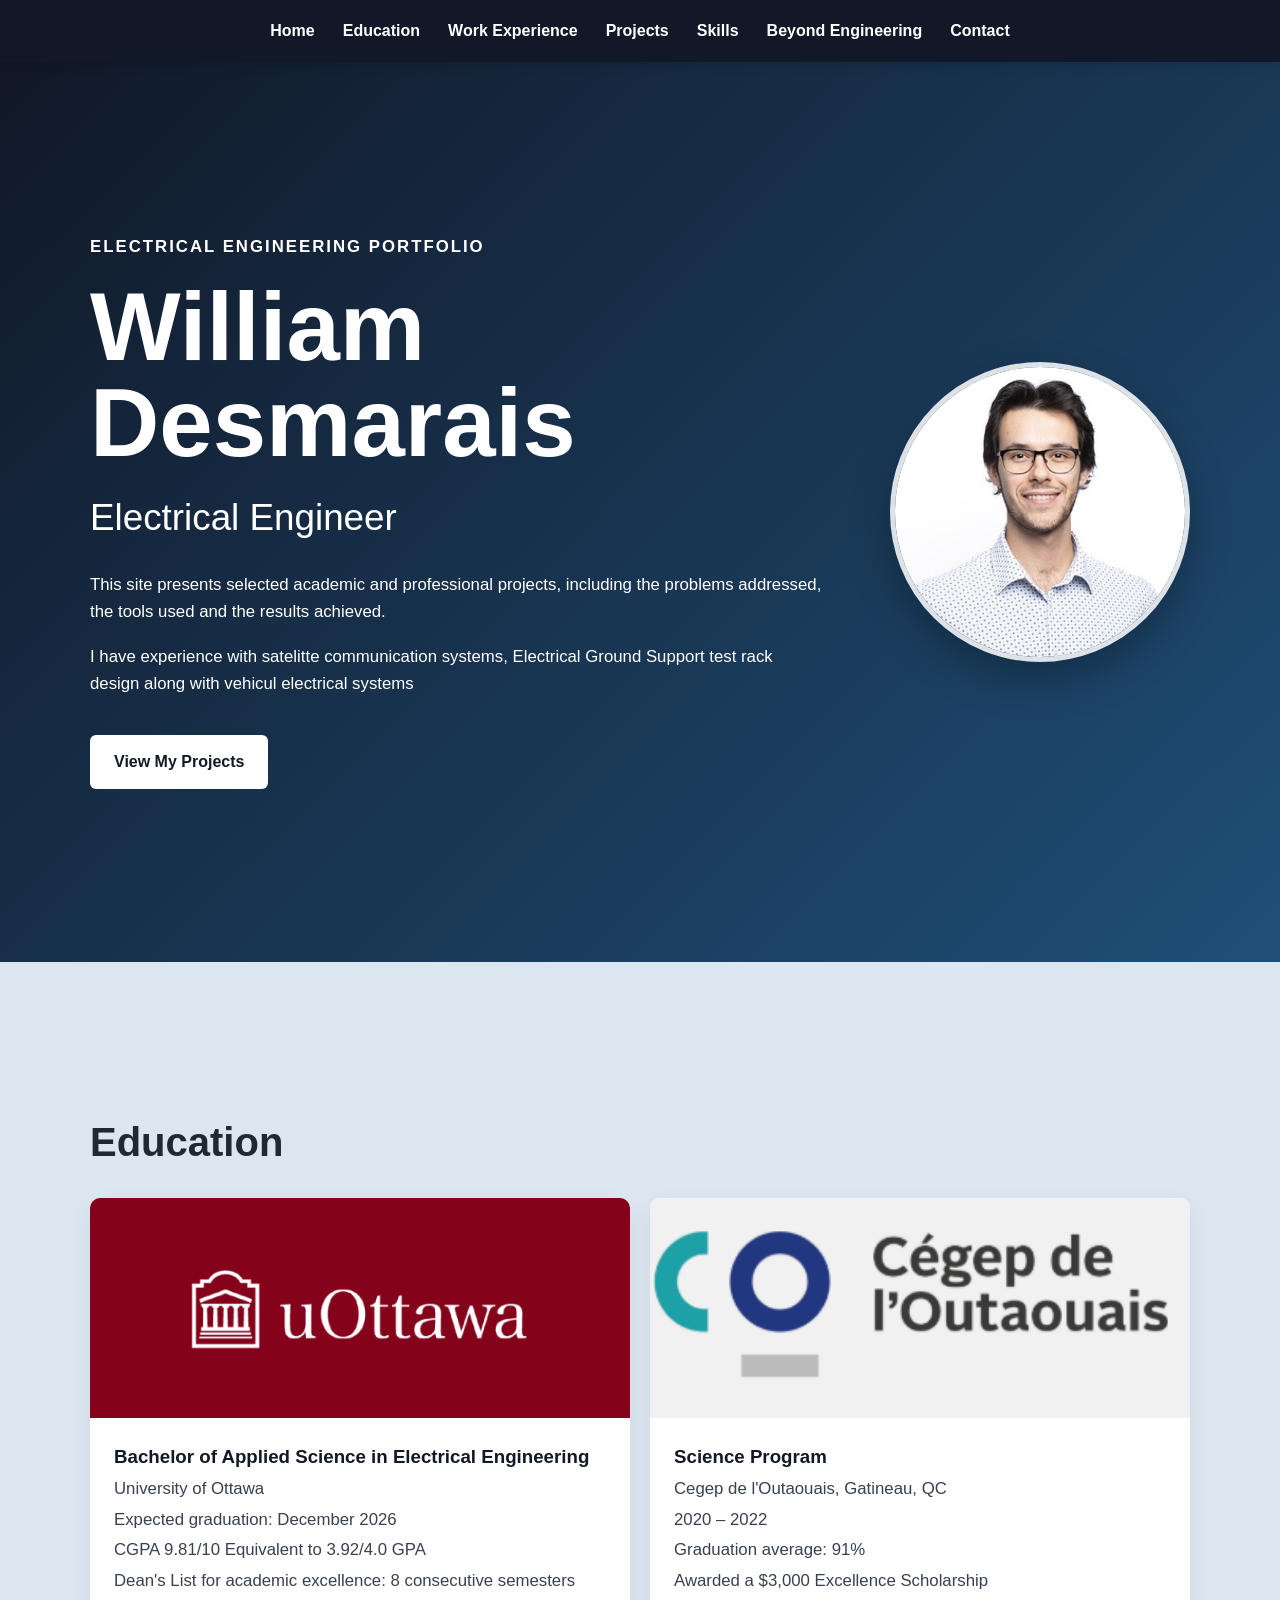
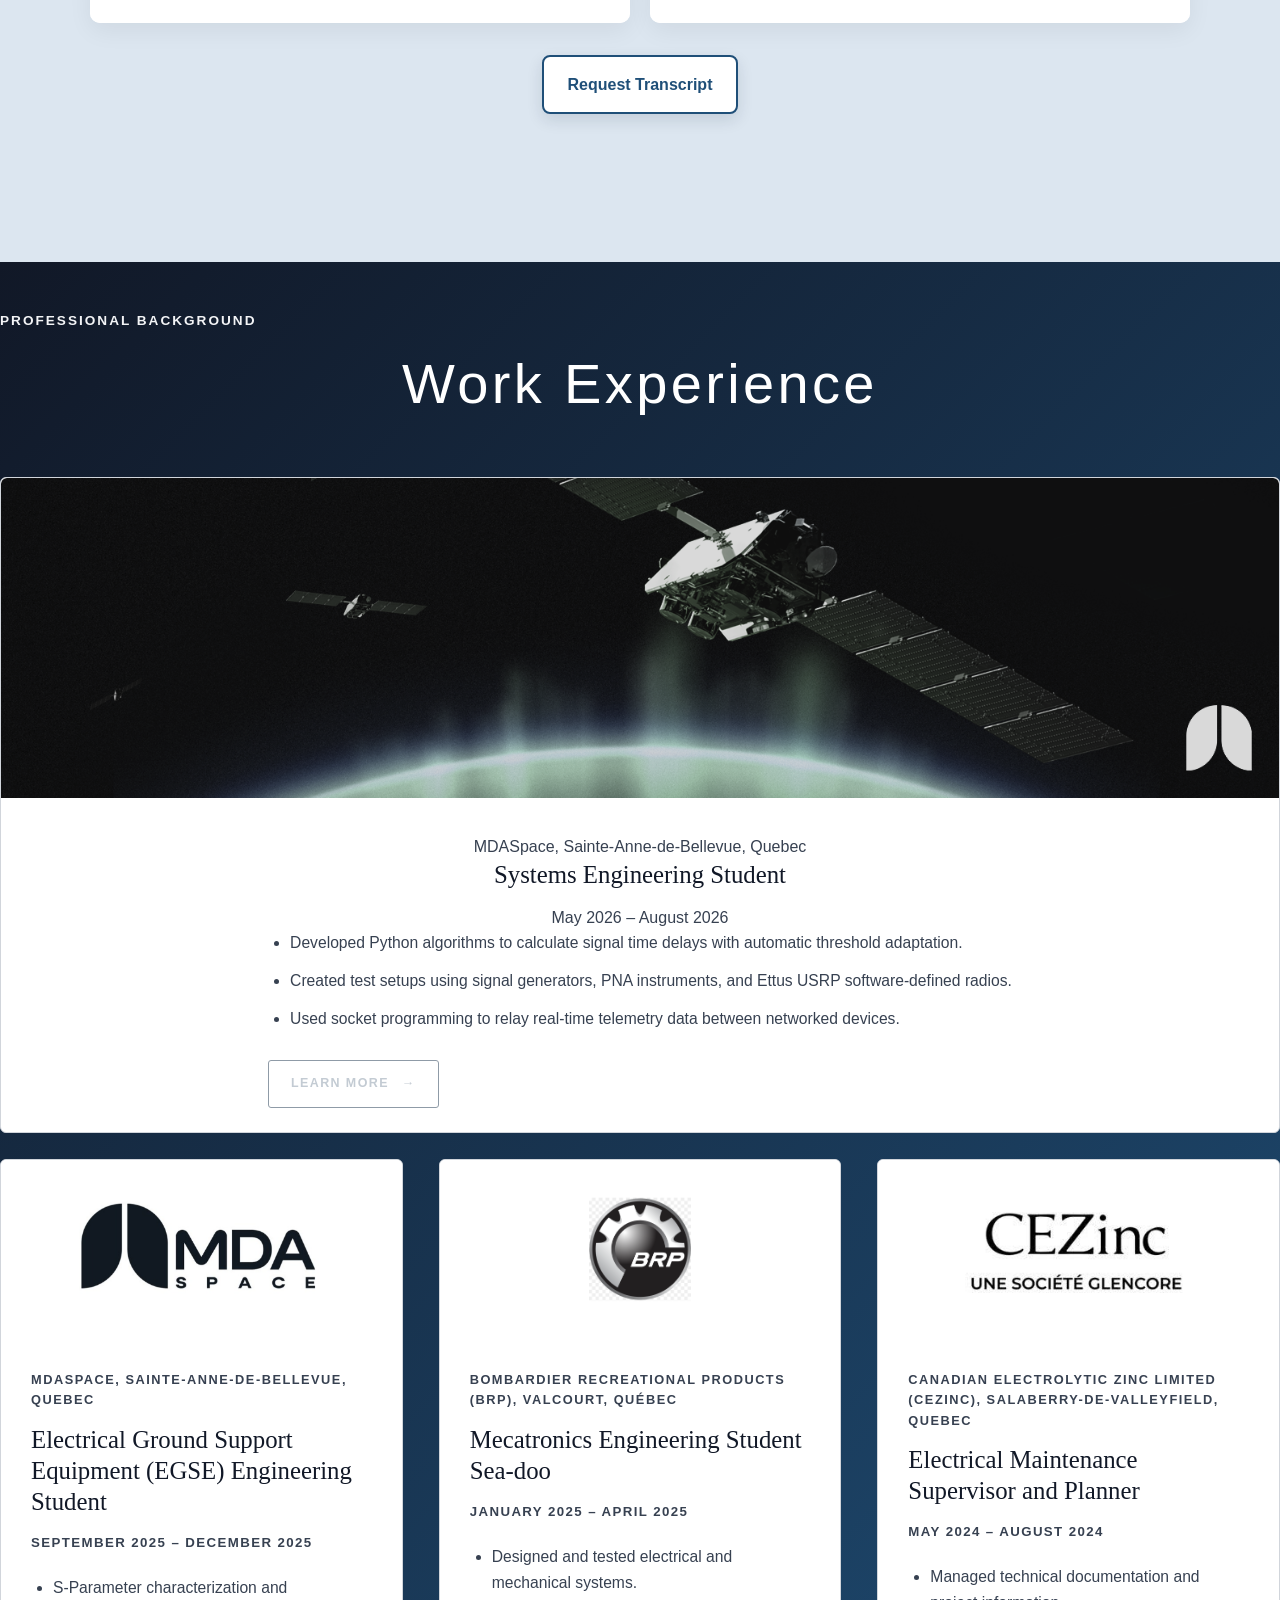
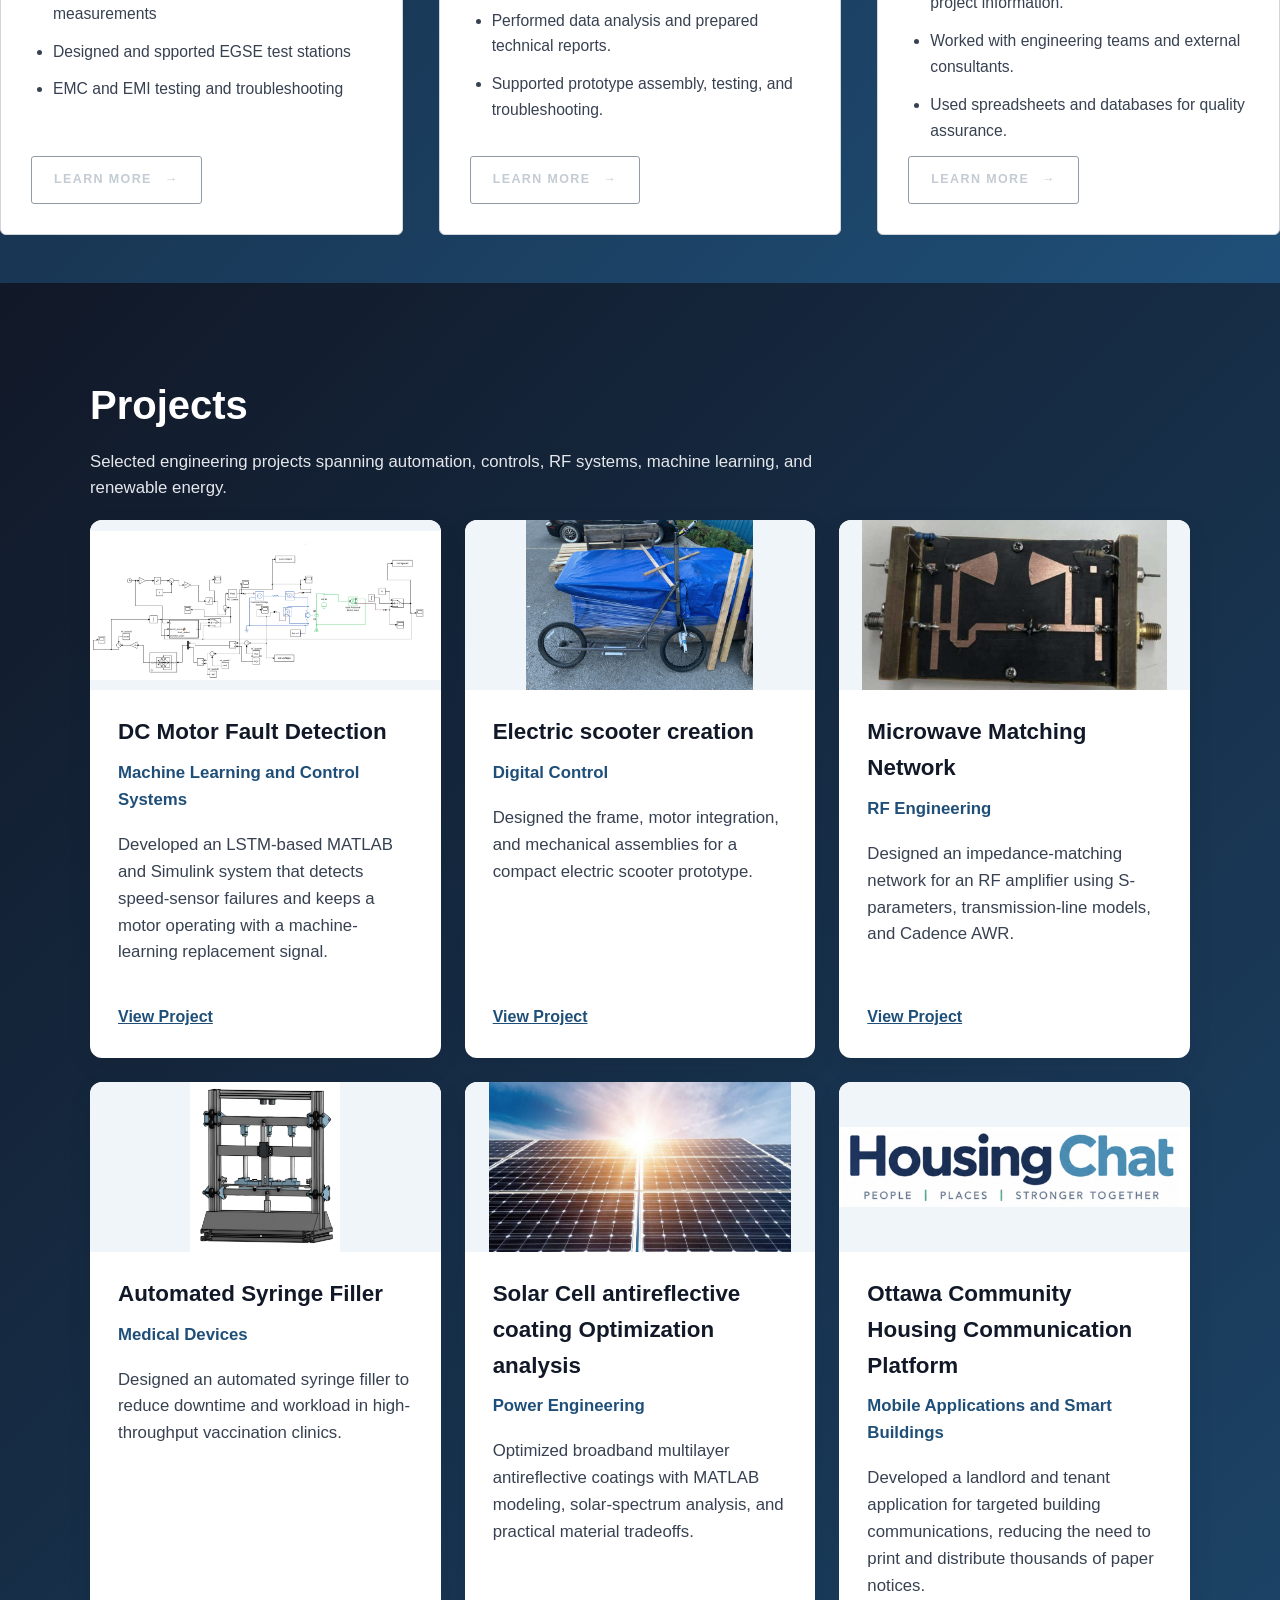
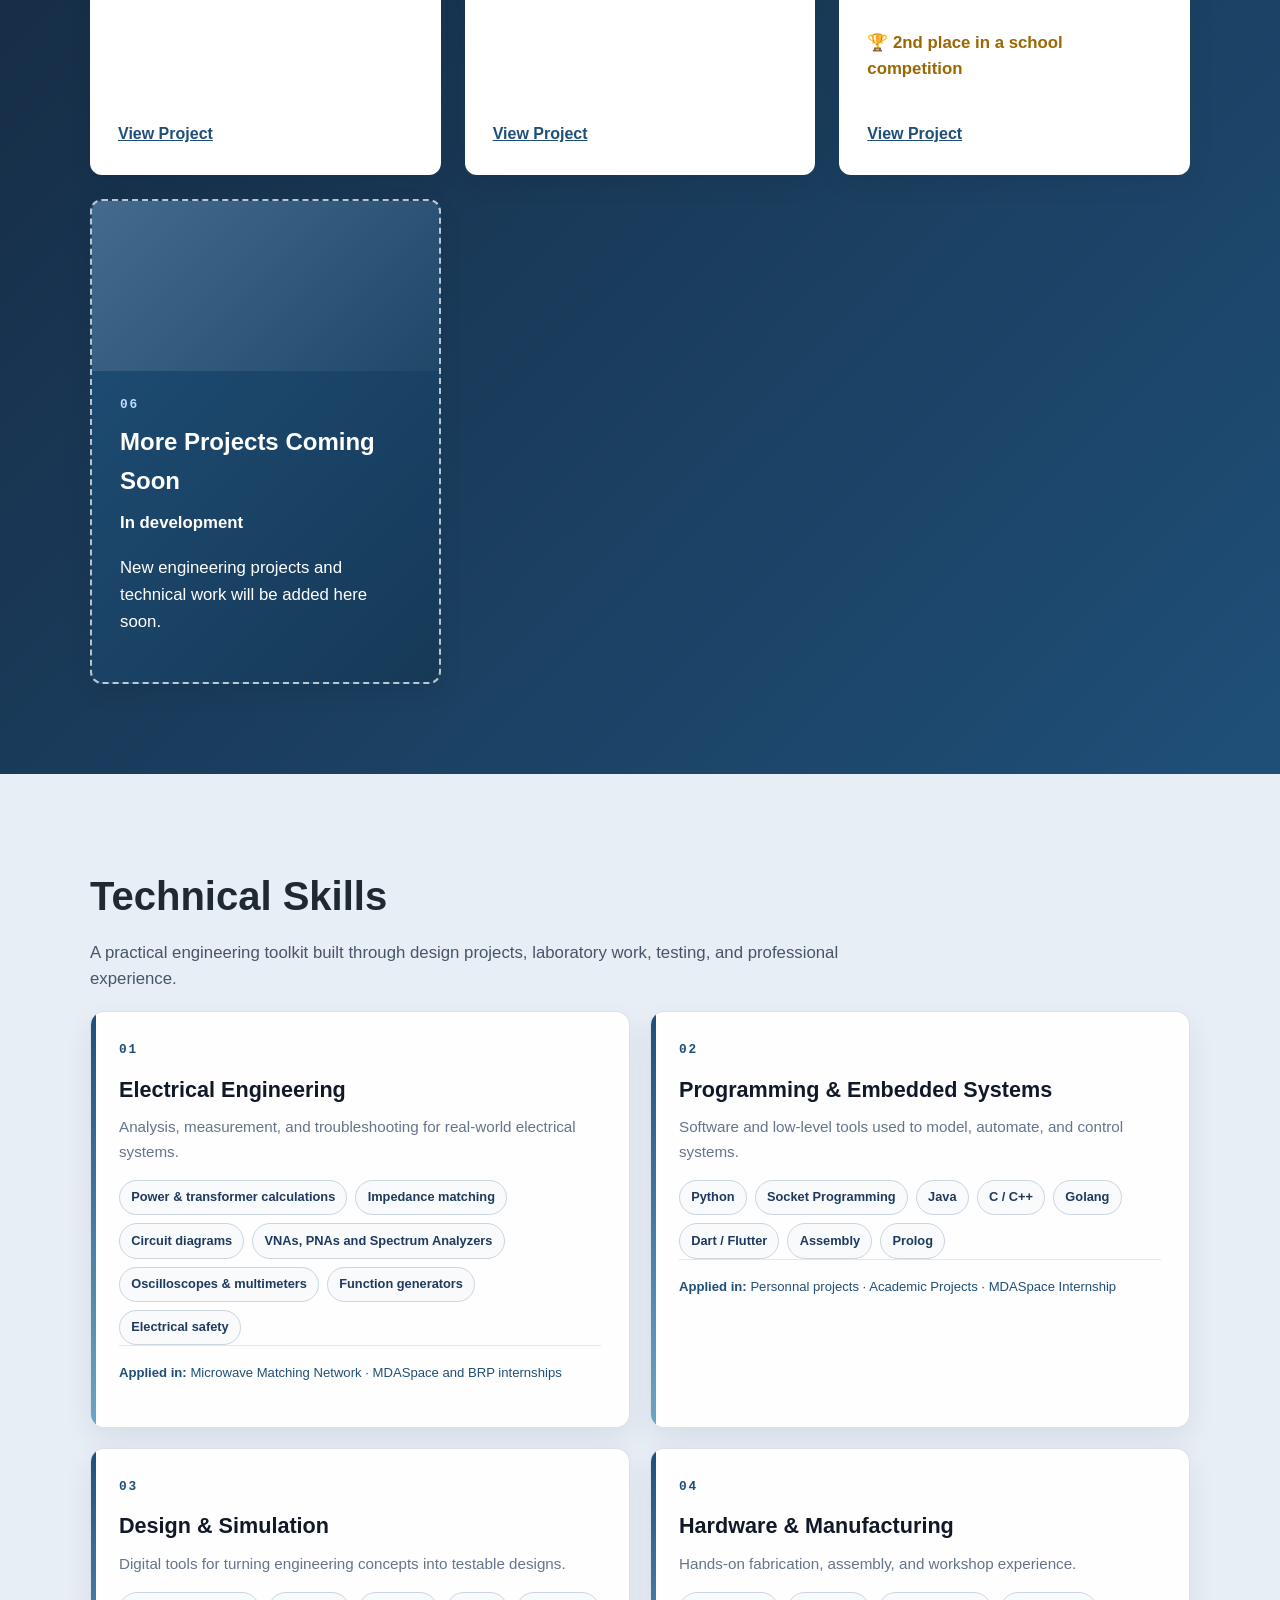
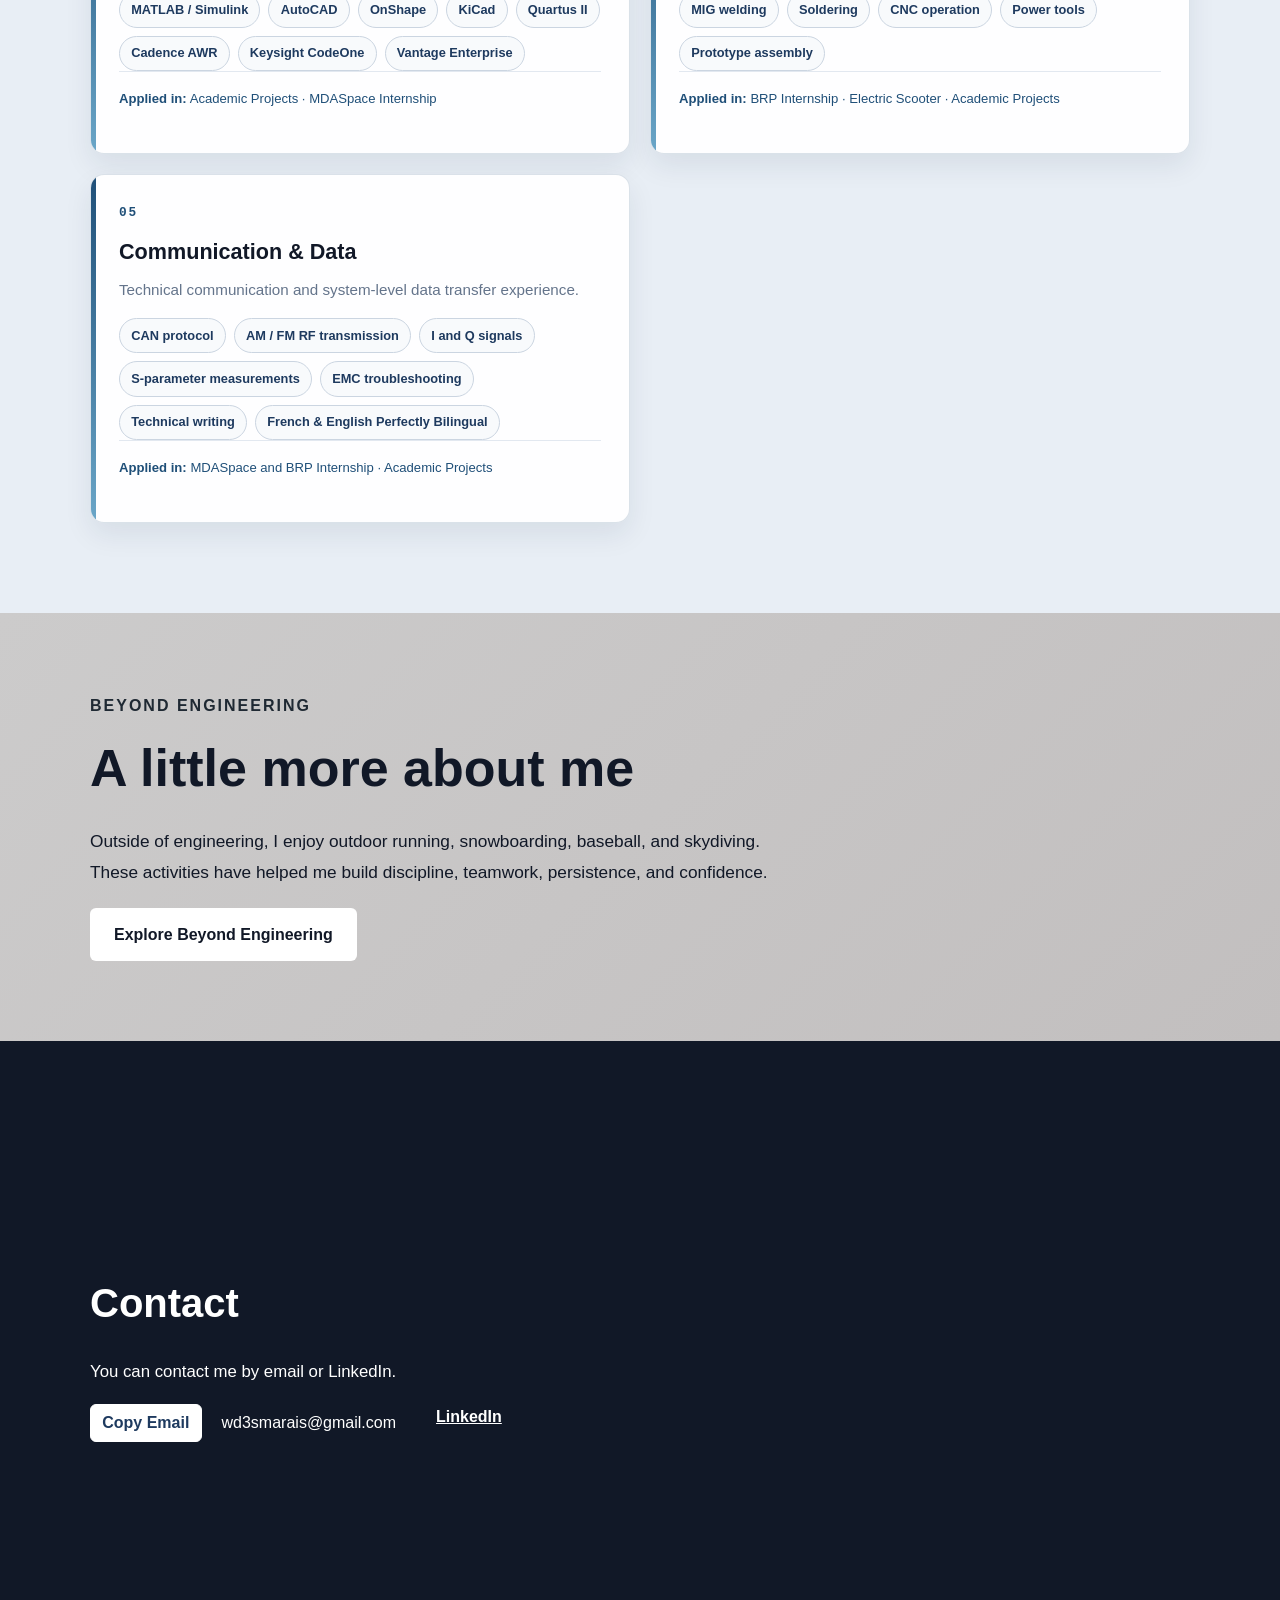
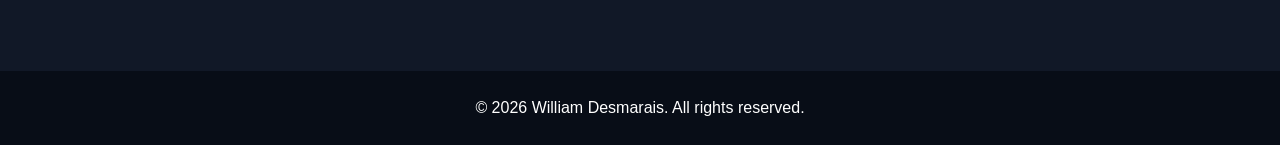
<file: index.html>
<!DOCTYPE html>
<html lang="en">
<head>
  <meta charset="UTF-8">

  <meta
    name="viewport"
    content="width=device-width, initial-scale=1.0"
  >

  <title>My Engineering Portfolio</title>

  <link rel="stylesheet" href="styles.css">
</head>

<body>

  <header class="site-header">
    <nav class="navigation">
      <a href="#home">Home</a>
      <a href="#education">Education</a>
      <a href="#experience">Work Experience</a>
      <a href="#projects">Projects</a>
      <a href="#skills">Skills</a>
      <a href="#beyond-engineering">Beyond Engineering</a>
      <a href="#contact">Contact</a>
    </nav>
  </header>

  <main>

    <section id="home" class="section hero-section">
      <div class="content">
        <div class="home-hero-layout">
          <div class="home-hero-copy">
            <p class="eyebrow">Electrical Engineering Portfolio</p>

            <h1>William Desmarais</h1>

            <h2>Electrical Engineer</h2>
            <p>
              This site presents selected academic and professional projects, including the problems addressed, the tools used and the results achieved.
            </p>
            <p>
              I have experience with satelitte communication systems, Electrical Ground Support test rack design along with vehicul electrical systems
            </p>

            <a class="button" href="#projects">
              View My Projects
            </a>
          </div>

          <img
            class="home-profile-image"
            src="images/linkedin-profile.jpg"
            alt="William Desmarais"
          >
        </div>
      </div>
    </section>

    <section id="education" class="section alternate-section">
      <div class="content">
        <h2>Education</h2>

        <div class="education-grid">
          <article class="education-card">
            <div class="education-bg education-bg--uottawa" aria-hidden="true"></div>
            <div class="education-content">
              <h3>Bachelor of Applied Science in Electrical Engineering</h3>
              <p>University of Ottawa</p>
              <p>Expected graduation: December 2026</p>
              <p>CGPA 9.81/10 Equivalent to 3.92/4.0 GPA</p>
              <p>Dean's List for academic excellence: 8 consecutive semesters</p>
            </div>
          </article>

          <article class="education-card">
            <div class="education-bg education-bg--cegep" aria-hidden="true"></div>
            <div class="education-content">
              <h3>Science Program</h3>
              <p>Cegep de l'Outaouais, Gatineau, QC</p>
              <p>2020 – 2022</p>
              <p>Graduation average: 91%</p>
              <p>Awarded a $3,000 Excellence Scholarship</p>
            </div>
          </article>
        </div>
        <div class="transcript-link-heading">
          <a
            class="transcript-link"
            href="https://drive.google.com/file/d/1nlEFDDzpBe4-nw4jWjgIbIqHIEkdgCs4/view?usp=sharing"
            target="_blank"
            rel="noopener"
          >
            Request Transcript
          </a>
        </div>
      </div>
    </section>

    <section id="experience" class="experience-section">
      <div class="experience-container">

        <p class="section-label">Professional Background</p>
        <h2 class="experience-heading">Work Experience</h2>

        <!-- Wide experience (MDASpace) -->
        <div class="experience-card experience-card--wide card--mdaspace">
          <div class="card-image">
                    <img src="images/MDA_Aurora.png" alt="MDA Space" />
          </div>
          <div class="card-content">
            <span class="card-company">MDASpace, Sainte-Anne-de-Bellevue, Quebec</span>
            <h3 class="card-title">Systems Engineering Student</h3>
            <span class="card-date">May 2026 – August 2026</span>
            <ul class="experience-list experience-summary-list">
              <li>Developed Python algorithms to calculate signal time delays with automatic threshold adaptation.</li>
              <li>Created test setups using signal generators, PNA instruments, and Ettus USRP software-defined radios.</li>
              <li>Used socket programming to relay real-time telemetry data between networked devices.</li>
            </ul>
            <a href="mda-space.html" class="experience-button" style="margin-top:1rem">Learn More <span>→</span></a>
          </div>
        </div>

        <div class="experience-grid">

          <!-- Experience 1 -->
           <article class="experience-card">
            <div class="experience-image-box">
              <img
                src="images/MDA.png"
                alt="MDA Space logo"
                class="experience-logo"
              >
            </div>

            <div class="experience-content">
              <p class="experience-company">
                MDASpace, Sainte-Anne-de-Bellevue, Quebec
              </p>

              <h3>Electrical Ground Support Equipment (EGSE) Engineering Student </h3>

              <p class="experience-date">
                September 2025 – December 2025
              </p>

              <ul class="experience-list">
                <li>
                  S-Parameter characterization and measurements
                </li>

                <li>
                  Designed and spported EGSE test stations
                </li>

                <li>
                  EMC and EMI testing and troubleshooting
                </li>
              </ul>

              <a href="mda-space.html" class="experience-button">
                Learn More <span>→</span>
              </a>
            </div>
          </article>
          

          <!-- Experience 2 -->
          <article class="experience-card">

            <div class="experience-image-box">
              <img
                src="images/brp.png"
                alt="BRP logo"
                class="experience-logo"
              >
            </div>

            <div class="experience-content">
              <p class="experience-company">
                Bombardier Recreational Products (BRP), Valcourt, Québec
              </p>

              <h3>Mecatronics Engineering Student Sea-doo</h3>

              <p class="experience-date">
                January 2025 – April 2025
              </p>

              <ul class="experience-list">
                <li>
                  Designed and tested electrical and mechanical systems.
                </li>

                <li>
                  Performed data analysis and prepared technical reports.
                </li>

                <li>
                  Supported prototype assembly, testing, and troubleshooting.
                </li>
              </ul>

              <a href="brp.html" class="experience-button">
                Learn More <span>→</span>
              </a>
            </div>

          </article>

          <!-- Experience 3 -->
          <article class="experience-card card--cezinc">
            <div class="experience-image-box">
              <img
                src="images/cezinc_logo.png"
                alt="CEZinc logo"
                class="experience-logo"
              >
            </div>

            <div class="experience-content">
              <p class="experience-company">
                Canadian Electrolytic Zinc Limited (CEZinc), Salaberry-de-Valleyfield, Quebec
              </p>

              <h3>Electrical Maintenance Supervisor and Planner</h3>

              <p class="experience-date">
                May 2024 – August 2024
              </p>

              <ul class="experience-list">
                <li>
                  Managed technical documentation and project information.
                </li>

                <li>
                  Worked with engineering teams and external consultants.
                </li>

                <li>
                  Used spreadsheets and databases for quality assurance.
                </li>
              </ul>

              <a href="cezinc.html" class="experience-button">
                Learn More <span>→</span>
              </a>
            </div>
          </article>

        </div>
      </div>
    </section>

    <section id="projects" class="section projects-section">
      <div class="content">
        <h2>Projects</h2>
        <p class="projects-intro">Selected engineering projects spanning automation, controls, RF systems, machine learning, and renewable energy.</p>

        <div class="project-grid">

          <article class="project-card">
            <div class="project-card__image" style="background-image: url('images/MATLab_Simulink_motor.png');"></div>
            <h3>DC Motor Fault Detection</h3>

            <p class="project-category">
              Machine Learning and Control Systems
            </p>
            

            <p>Developed an LSTM-based MATLAB and Simulink system that detects speed-sensor failures and keeps a motor operating with a machine-learning replacement signal.</p>

            <a href="dc-motor-fault-detection.html">View Project</a>
          </article>

          <article class="project-card">
            <div class="project-card__image" style="background-image: url('images/scooter.jpg');"></div>
            <h3>Electric scooter creation</h3>

            <p class="project-category">
              Digital Control
            </p>

            <p>Designed the frame, motor integration, and mechanical assemblies for a compact electric scooter prototype.</p>

            <a href="electric-scooter-project.html">View Project</a>
          </article>

          <article class="project-card">
            <div class="project-card__image" style="background-image: url('images/Cadence_AWR5_real_design.png');"></div>
            <h3>Microwave Matching Network</h3>

            <p class="project-category">
              RF Engineering
            </p>

            <p>Designed an impedance-matching network for an RF amplifier using S-parameters, transmission-line models, and Cadence AWR.</p>

            <a href="microwave-matching-network.html">View Project</a>
          </article>

          <article class="project-card">
            <div class="project-card__image" style="background-image: url('images/vaccin_filler1.png');"></div>
            <h3>Automated Syringe Filler</h3>

            <p class="project-category">
              Medical Devices
            </p>

            <p>Designed an automated syringe filler to reduce downtime and workload in high-throughput vaccination clinics.</p>

            <a href="automated-syringe-filler.html">View Project</a>
          </article>
          <article class="project-card">
            <div class="project-card__image" style="background-image: url('images/solar-cells.jpg');"></div>
            <h3>Solar Cell antireflective coating Optimization analysis</h3>

            <p class="project-category">
              Power Engineering
            </p>

            <p>Optimized broadband multilayer antireflective coatings with MATLAB modeling, solar-spectrum analysis, and practical material tradeoffs.</p>

            <a href="solar-cell-antireflective-coating.html">View Project</a>
          </article>

          <article class="project-card project-card--housing">
            <div class="project-card__image" style="background-image: url('images/housing4.png');"></div>
            <h3>Ottawa Community Housing Communication Platform</h3>

            <p class="project-category">
              Mobile Applications and Smart Buildings
            </p>

            <p>Developed a landlord and tenant application for targeted building communications, reducing the need to print and distribute thousands of paper notices.</p>
            <p class="project-achievement">🏆 2nd place in a school competition</p>

            <a href="ottawa-community-housing.html">View Project</a>
          </article>

          <article class="project-card project-card--coming-soon">
            <div class="project-card__image" aria-hidden="true"></div>
            <span class="project-card__number">06</span>
            <h3>More Projects Coming Soon</h3>
            <p class="project-category">In development</p>
            <p>New engineering projects and technical work will be added here soon.</p>
          </article>

        </div>
      </div>
    </section>

    <section id="skills" class="section">
      <div class="content">
        <h2>Technical Skills</h2>
        <p class="skills-intro">
          A practical engineering toolkit built through design projects, laboratory work, testing, and professional experience.
        </p>

        <div class="skills-grid">
          <article class="skill-group">
            <span class="skill-group__number">01</span>
            <h3>Electrical Engineering</h3>
            <p>Analysis, measurement, and troubleshooting for real-world electrical systems.</p>
            <div class="skill-tags">
              <span class="skill">Power & transformer calculations</span>
              <span class="skill">Impedance matching</span>
              <span class="skill">Circuit diagrams</span>
              <span class="skill">VNAs, PNAs and Spectrum Analyzers </span>
              <span class="skill">Oscilloscopes & multimeters</span>
              <span class="skill">Function generators</span>
              <span class="skill">Electrical safety</span>
            </div>
            <p class="skill-application"><strong>Applied in:</strong> Microwave Matching Network · MDASpace and BRP internships </p>
          </article>

          <article class="skill-group">
            <span class="skill-group__number">02</span>
            <h3>Programming & Embedded Systems</h3>
            <p>Software and low-level tools used to model, automate, and control systems.</p>
            <div class="skill-tags">
              <span class="skill">Python</span>
              <span class="skill">Socket Programming</span>
              <span class="skill">Java</span>
              <span class="skill">C / C++</span>
              <span class="skill">Golang</span>
              <span class="skill">Dart / Flutter</span>
              <span class="skill">Assembly</span>
              <span class="skill">Prolog</span>
            </div>
            <p class="skill-application"><strong>Applied in:</strong> Personnal projects · Academic Projects · MDASpace Internship</p>
          </article>

          <article class="skill-group">
            <span class="skill-group__number">03</span>
            <h3>Design & Simulation</h3>
            <p>Digital tools for turning engineering concepts into testable designs.</p>
            <div class="skill-tags">
              <span class="skill">MATLAB / Simulink</span>
              <span class="skill">AutoCAD</span>
              <span class="skill">OnShape</span>
              <span class="skill">KiCad</span>
              <span class="skill">Quartus II</span>
              <span class="skill">Cadence AWR</span>
              <span class="skill">Keysight CodeOne</span>
              <span class="skill">Vantage Enterprise</span>
            </div>
            <p class="skill-application"><strong>Applied in:</strong> Academic Projects · MDASpace Internship </p>
          </article>

          <article class="skill-group">
            <span class="skill-group__number">04</span>
            <h3>Hardware & Manufacturing</h3>
            <p>Hands-on fabrication, assembly, and workshop experience.</p>
            <div class="skill-tags">
              <span class="skill">MIG welding</span>
              <span class="skill">Soldering</span>
              <span class="skill">CNC operation</span>
              <span class="skill">Power tools</span>
              <span class="skill">Prototype assembly</span>
            </div>
            <p class="skill-application"><strong>Applied in:</strong> BRP Internship · Electric Scooter · Academic Projects</p>
          </article>

          <article class="skill-group">
            <span class="skill-group__number">05</span>
            <h3>Communication & Data</h3>
            <p>Technical communication and system-level data transfer experience.</p>
            <div class="skill-tags">
              <span class="skill">CAN protocol</span>
              <span class="skill">AM / FM RF transmission</span>
              <span class="skill">I and Q signals</span>
              <span class="skill">S-parameter measurements</span>
              <span class="skill">EMC troubleshooting</span>
              <span class="skill">Technical writing</span>
              <span class="skill">French & English Perfectly Bilingual</span>
            </div>
            <p class="skill-application"><strong>Applied in:</strong> MDASpace and BRP Internship · Academic Projects</p>
          </article>
        </div>
      </div>
    </section>

    <section id="beyond-engineering" class="beyond-preview-section">
      <div class="content">
        <p class="eyebrow">Beyond Engineering</p>
        <h2>A little more about me</h2>
        <p>
          Outside of engineering, I enjoy outdoor running, snowboarding,
          baseball, and skydiving. These activities have helped me build
          discipline, teamwork, persistence, and confidence.
        </p>
        <a class="button" href="about-me.html">Explore Beyond Engineering</a>
      </div>
    </section>

    <section id="contact" class="section contact-section">
      <div class="content">
        <h2>Contact</h2>

        <p>
          You can contact me by email or LinkedIn.
        </p>

        <div class="contact-links">
          <button
            type="button"
            class="contact-email-button"
            data-email="wd3smarais@gmail.com"
          >
            Copy Email
          </button>
          <span class="contact-email-address">wd3smarais@gmail.com</span>
          <span class="contact-copy-status" role="status" aria-live="polite"></span>
          <a href="https://www.linkedin.com/in/william-desmarais-288b502a0/" target="_blank">LinkedIn</a>
        </div>
      </div>
    </section>

  </main>

  <footer class="site-footer">
    <p>© 2026 William Desmarais. All rights reserved.</p>
  </footer>

  <script>
    const copyEmailButton = document.querySelector('.contact-email-button');
    const copyEmailStatus = document.querySelector('.contact-copy-status');

    if (copyEmailButton && copyEmailStatus) {
      copyEmailButton.addEventListener('click', async () => {
        const email = copyEmailButton.dataset.email;

        try {
          await navigator.clipboard.writeText(email);
          copyEmailStatus.textContent = 'Email copied to clipboard.';
        } catch (error) {
          copyEmailStatus.textContent = `Copy failed. Email: ${email}`;
        }
      });
    }
  </script>

</body>
</html>
</file>
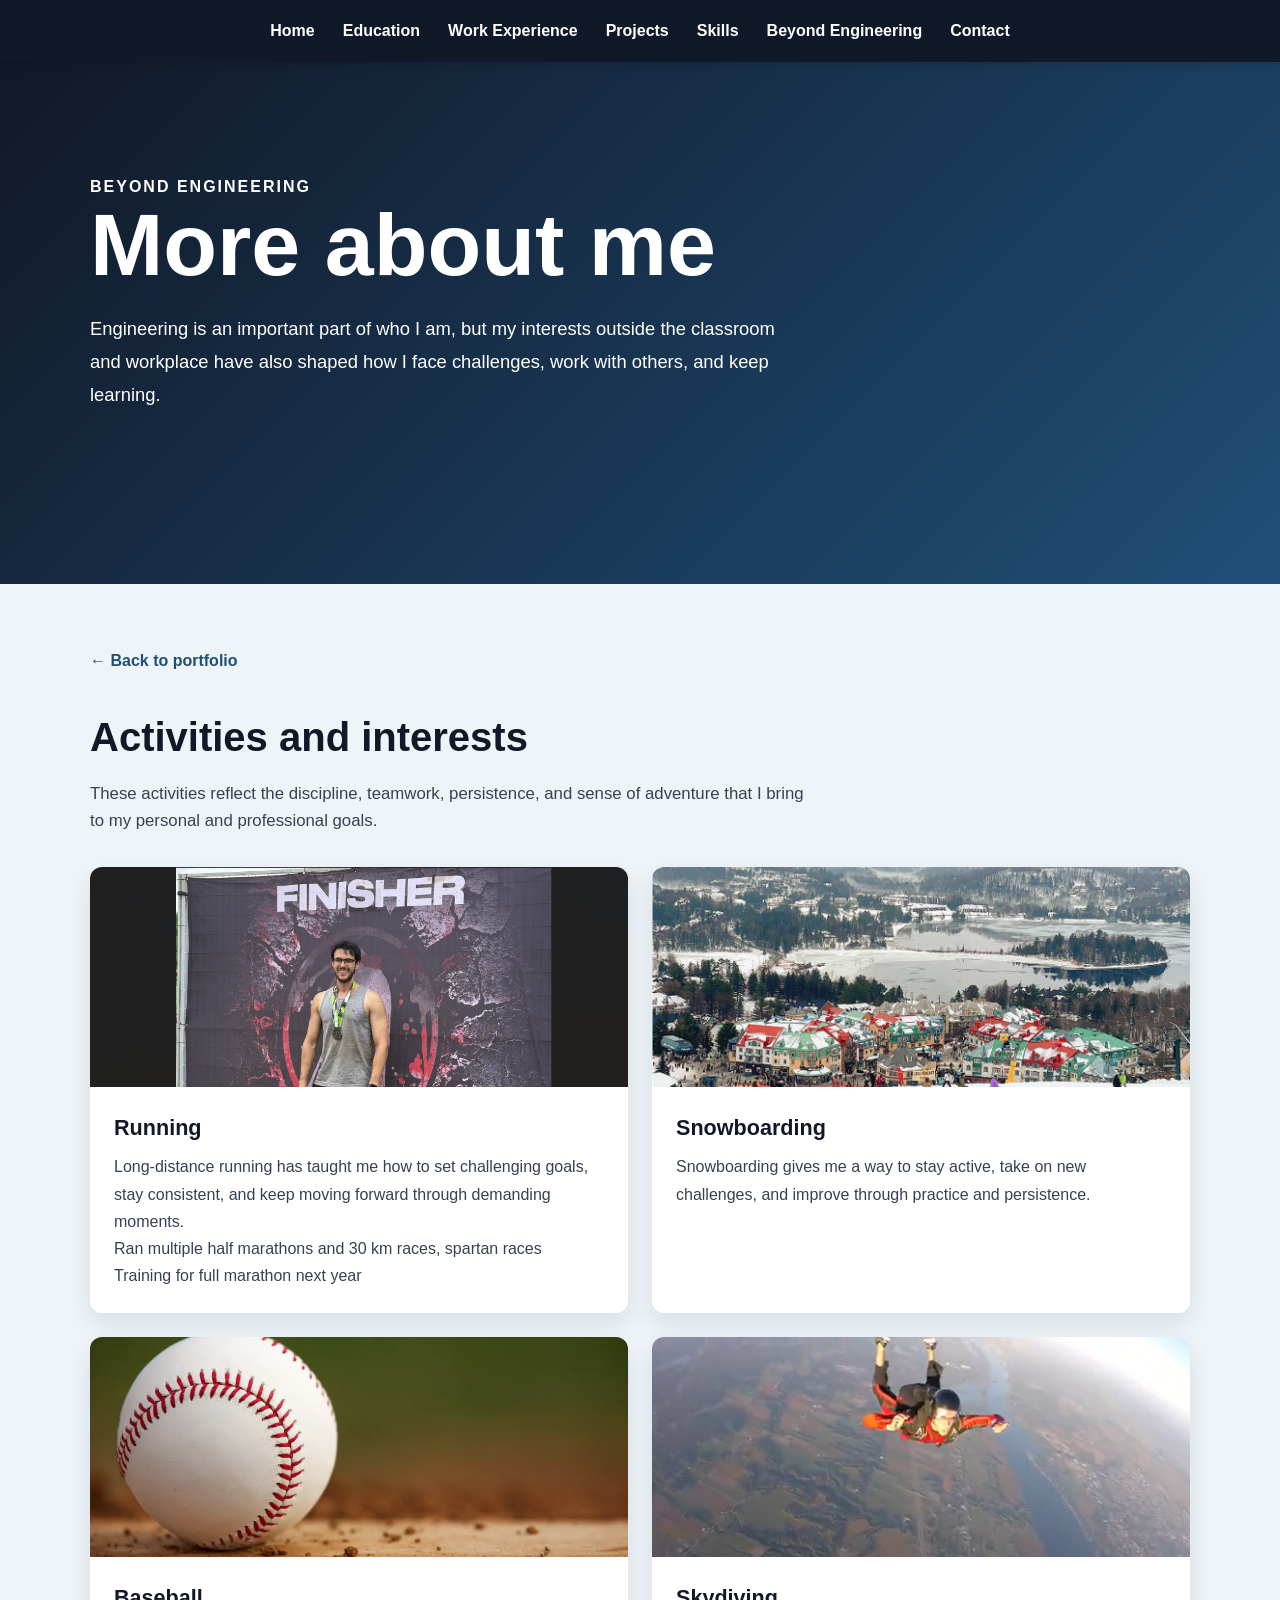
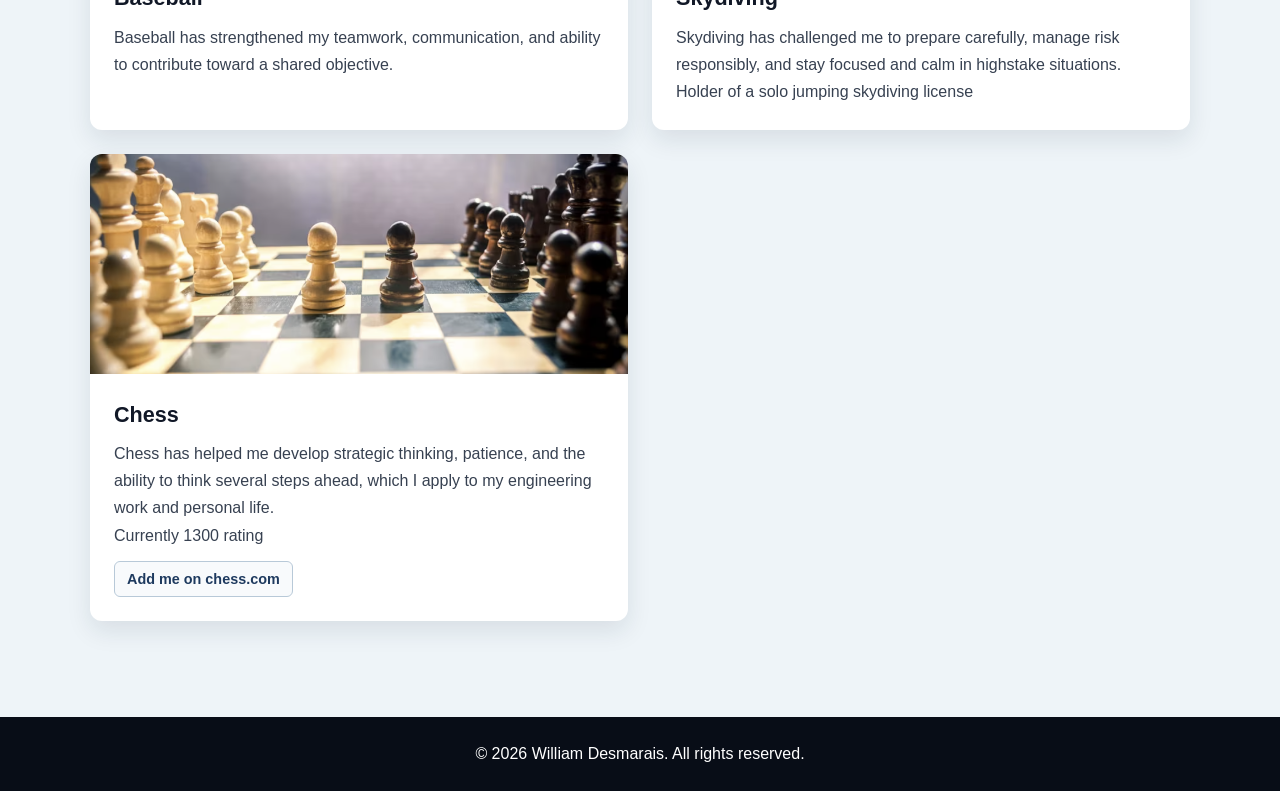
<file: about-me.html>
<!DOCTYPE html>
<html lang="en">
  <head>
    <meta charset="UTF-8" />
    <meta name="viewport" content="width=device-width, initial-scale=1.0" />
    <title>Beyond Engineering | William Desmarais</title>
    <link rel="stylesheet" href="styles.css" />
  </head>
  <body class="about-page">
    <header class="site-header">
      <nav class="navigation">
        <a href="index.html">Home</a>
        <a href="index.html#education">Education</a>
        <a href="index.html#experience">Work Experience</a>
        <a href="index.html#projects">Projects</a>
        <a href="index.html#skills">Skills</a>
        <a href="about-me.html">Beyond Engineering</a>
        <a href="index.html#contact">Contact</a>
      </nav>
    </header>

    <main>
      <section class="about-page-hero">
        <div class="content">
          <p class="eyebrow">Beyond Engineering</p>
          <h1>More about me</h1>
          <p>
            Engineering is an important part of who I am, but my interests
            outside the classroom and workplace have also shaped how I face
            challenges, work with others, and keep learning.
          </p>
        </div>
      </section>

      <section class="about-activities-section">
        <div class="content">
          <a class="about-back-link" href="index.html">← Back to portfolio</a>
          <h2>Activities and interests</h2>
          <p class="about-intro">
            These activities reflect the discipline, teamwork, persistence,
            and sense of adventure that I bring to my personal and
            professional goals.
          </p>

          <div class="about-activity-grid">
            <article class="about-activity-card">
              <img src="images/running.png" alt="Temporary placeholder for marathon running" />
              <div>
                <h3>Running</h3>
                <p>
                  Long-distance running has taught me how to set challenging
                  goals, stay consistent, and keep moving forward through
                  demanding moments.
                </p>
                <p>Ran multiple half marathons and 30 km races, spartan races </p>
                <p>Training for full marathon next year</p>
              </div>
            </article>

            <article class="about-activity-card">
              <img src="images/snowboard.png" alt="Temporary placeholder for snowboarding" />
              <div>
                <h3>Snowboarding</h3>
                <p>
                  Snowboarding gives me a way to stay active, take on new
                  challenges, and improve through practice and persistence.
                </p>
              </div>
            </article>

            <article class="about-activity-card">
              <img src="images/baseball.png" alt="Temporary placeholder for baseball" />
              <div>
                <h3>Baseball</h3>
                <p>
                  Baseball has strengthened my teamwork, communication, and
                  ability to contribute toward a shared objective.
                </p>
              </div>
            </article>

            <article class="about-activity-card">
              <img src="images/skydive.png" alt="Temporary placeholder for skydiving" />
              <div>
                <h3>Skydiving</h3>
                <p>
                  Skydiving has challenged me to prepare carefully, manage
                  risk responsibly, and stay focused and calm in highstake situations.
                </p>
                <p>Holder of a solo jumping skydiving license</p>
              </div>
            </article>

            <article class="about-activity-card">
              <img src="images/chess.png" alt="Temporary placeholder chess" />
              <div>
                <h3>Chess</h3>
                <p>
                  Chess has helped me develop strategic thinking, patience, and
                  the ability to think several steps ahead, which I apply to my engineering work
                  and personal life.
                </p>
                <p>Currently 1300 rating</p>
                <a
            class="about-chess-link"
            href="https://www.chess.com/member/williamdesmarais"
            target="_blank"
            rel="noopener noreferrer"
          >
            <strong>Add me on chess.com</strong>
            
          </a>
              </div>
            </article>
          </div>
        </div>
      </section>
    </main>

    <footer class="site-footer">
      <p>© 2026 William Desmarais. All rights reserved.</p>
    </footer>
  </body>
</html>
</file>
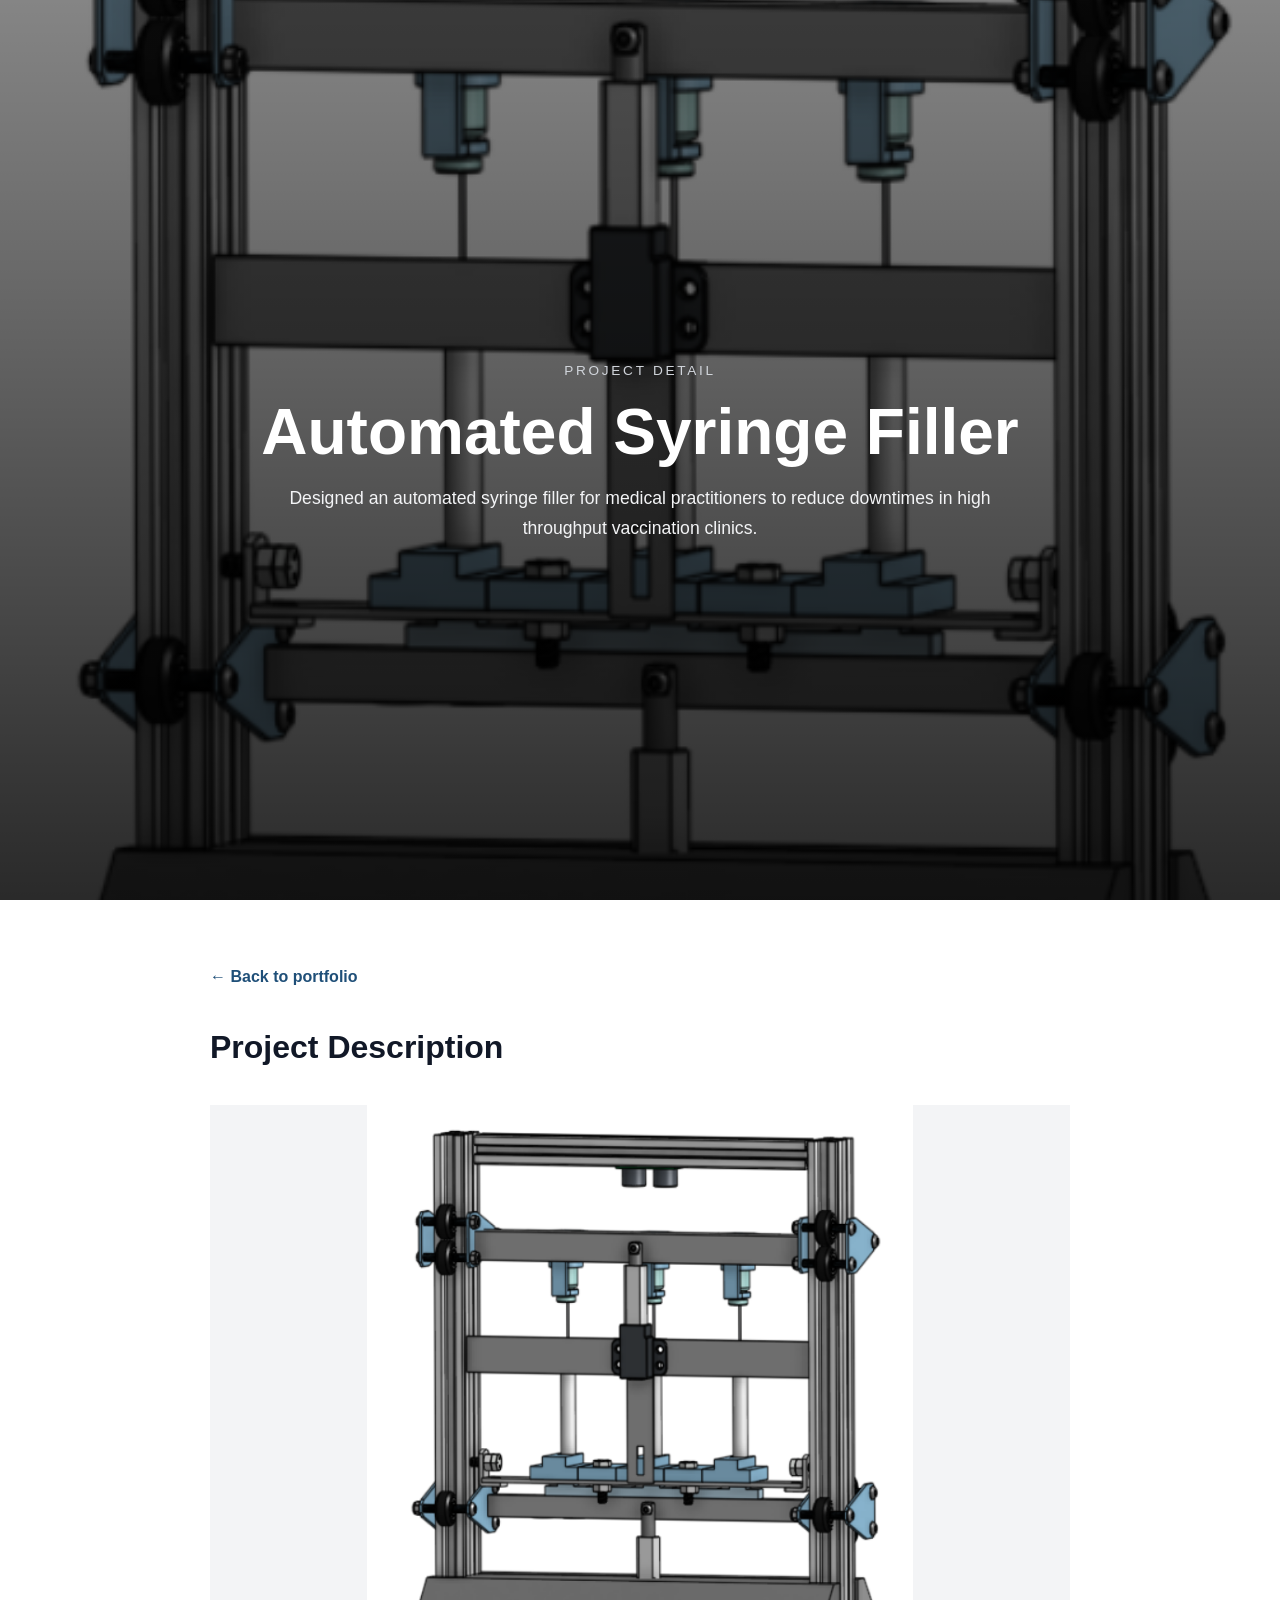
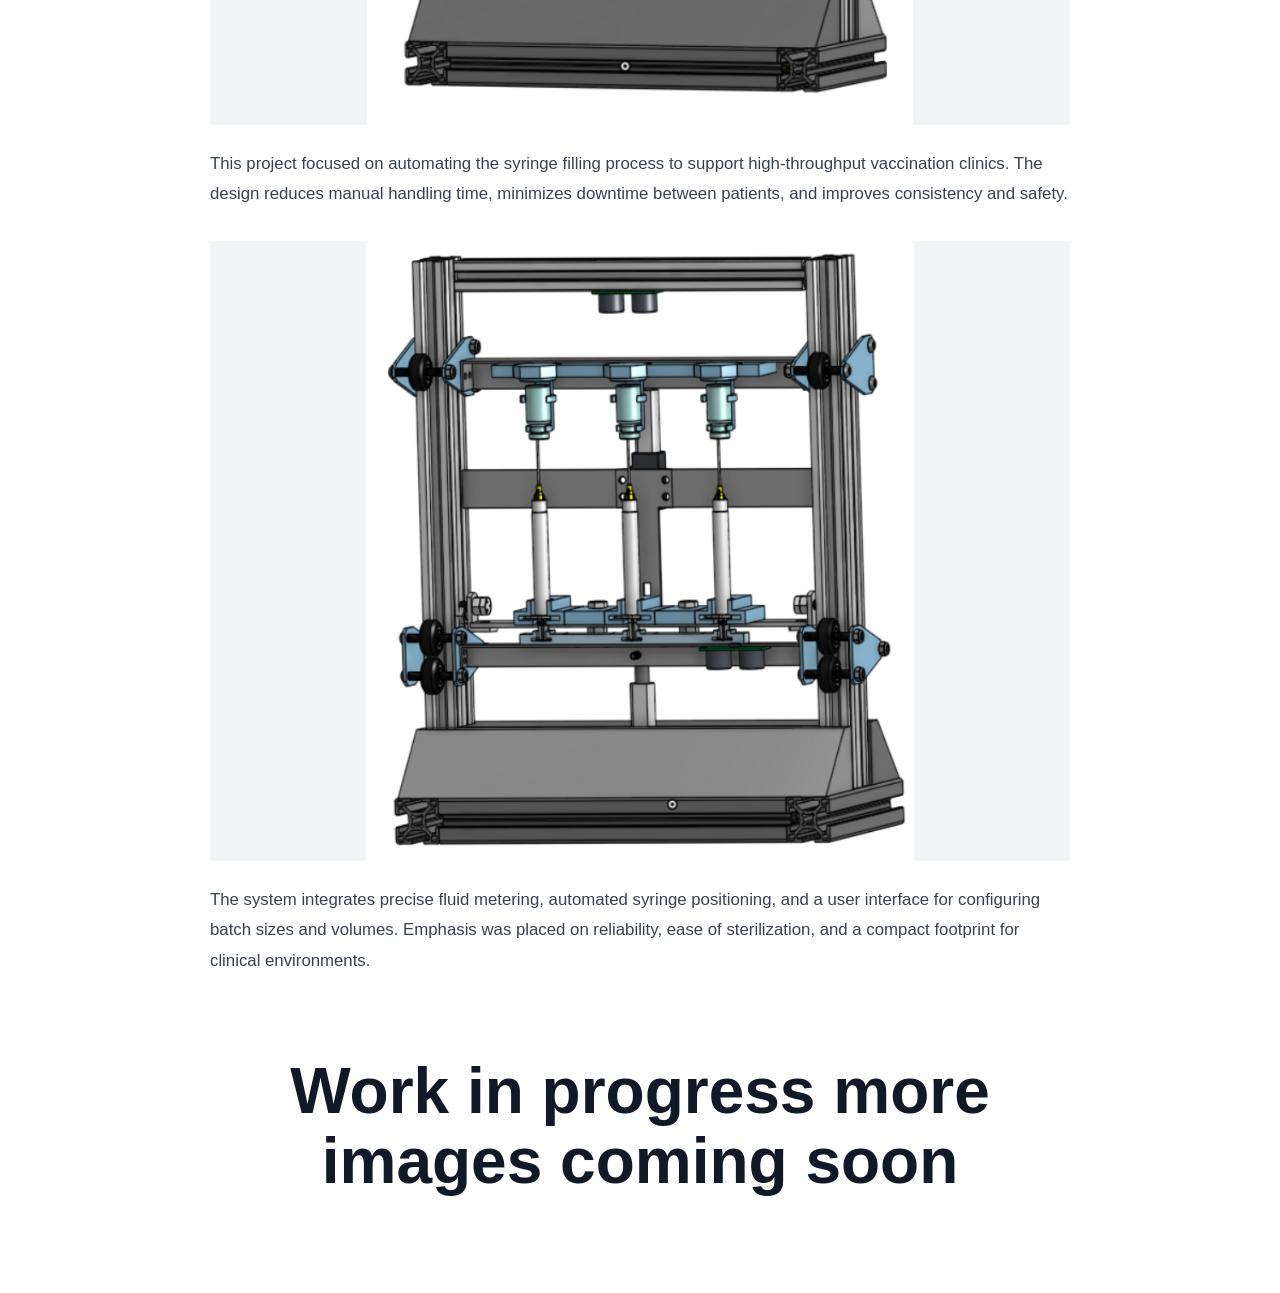
<file: automated-syringe-filler.html>
<!DOCTYPE html>
<html lang="en">
  <head>
    <meta charset="UTF-8" />
    <meta name="viewport" content="width=device-width, initial-scale=1.0" />
    <title>Automated Syringe Filler | William Desmarais</title>
    <link rel="stylesheet" href="styles.css" />
  </head>
  <body class="project-detail-page">
    <main>
      <section class="project-detail-hero">
        <div class="project-detail-hero__bg" aria-hidden="true" style="background-image: url('images/vaccin_filler1.png');"></div>
        <div class="project-detail-hero__overlay" aria-hidden="true"></div>
        <div class="project-detail-hero__content">
          <p class="project-detail-hero__eyebrow">Project Detail</p>
          <h1 class="project-detail-title">Automated Syringe Filler</h1>
          <p class="project-detail-subtitle">
            Designed an automated syringe filler for medical practitioners to reduce downtimes in high throughput vaccination clinics.
          </p>
        </div>
      </section>

      <section class="project-detail-section">
        <div class="project-detail-content">
          <a class="project-detail-back" href="index.html">← Back to portfolio</a>

          <h2>Project Description</h2>
          <img class="project-detail-image" src="images/vaccin_filler1.png" alt="Automated syringe filler prototype">
          <p>
            This project focused on automating the syringe filling process to support high-throughput vaccination clinics. The design reduces manual handling time, minimizes downtime between patients, and improves consistency and safety.
          </p>

          <img class="project-detail-image" src="images/vaccin_filler2.png" alt="Automated syringe filler assembly">
          <p>
            The system integrates precise fluid metering, automated syringe positioning, and a user interface for configuring batch sizes and volumes. Emphasis was placed on reliability, ease of sterilization, and a compact footprint for clinical environments.
          </p>

          <p class="project-detail-coming-soon">Work in progress more images coming soon</p>
        </div>
      </section>
    </main>

    <script>
      const heroBackground = document.querySelector('.project-detail-hero__bg');
      const heroSection = document.querySelector('.project-detail-hero');

      if (heroBackground && heroSection) {
        const fadeDistance = 500;

        const updateHeroFade = () => {
          const scrollTop = window.scrollY;
          const opacity = Math.max(0, 1 - scrollTop / fadeDistance);
          heroBackground.style.opacity = opacity;
          heroSection.style.setProperty('--hero-opacity', opacity);
        };

        window.addEventListener('scroll', updateHeroFade, { passive: true });
        updateHeroFade();
      }
    </script>
  </body>
</html>
</file>
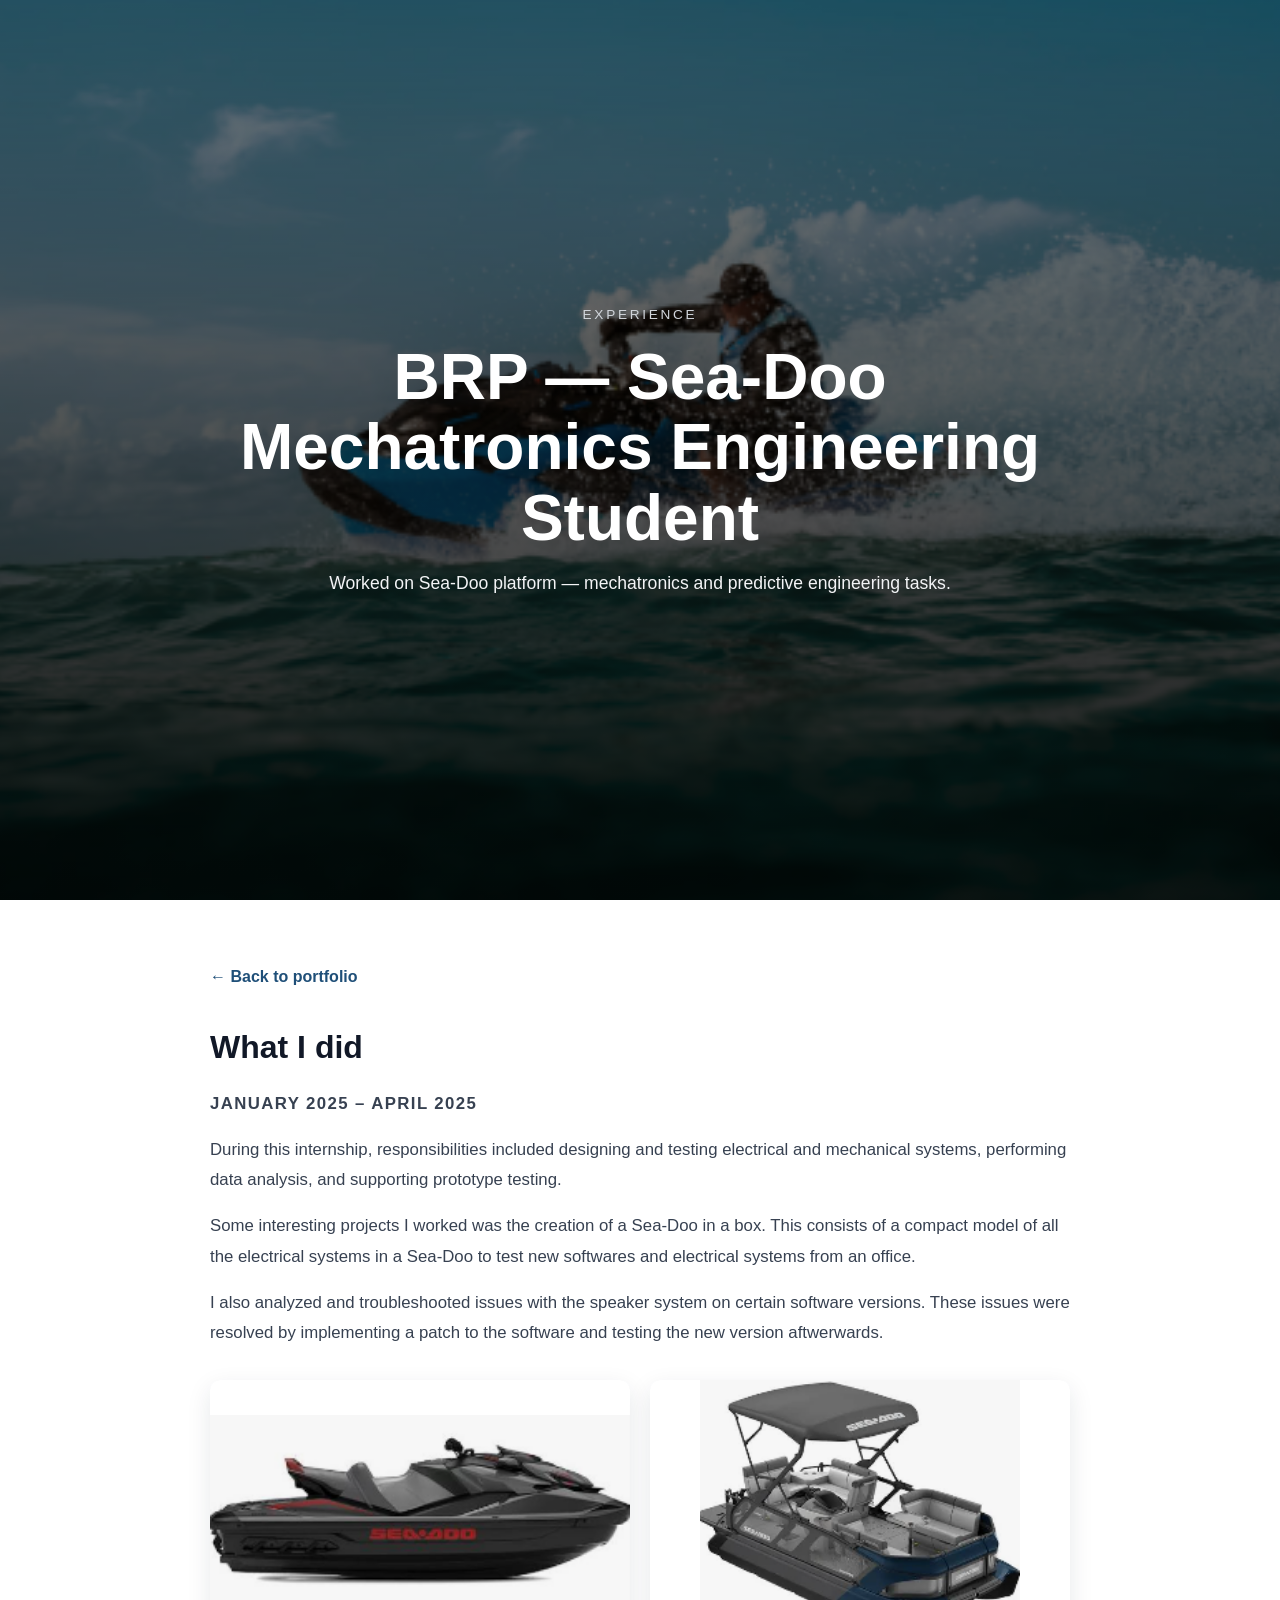
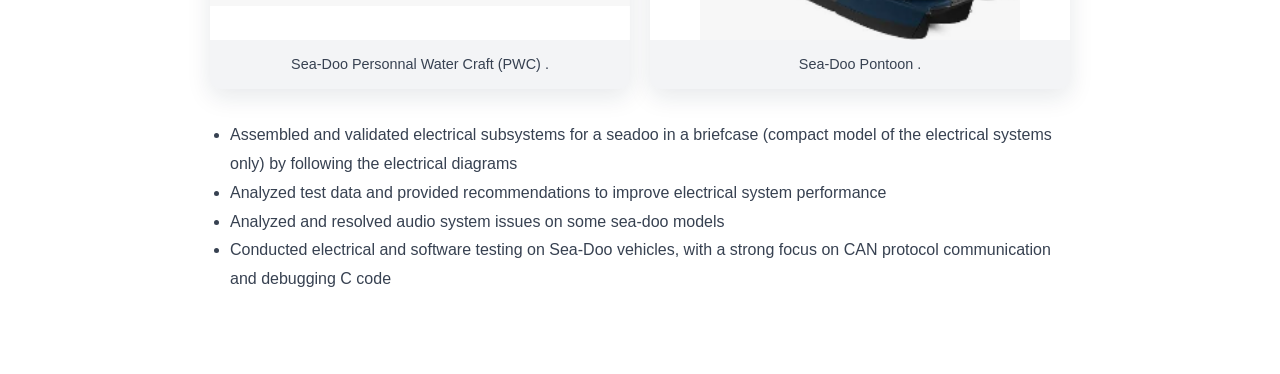
<file: brp.html>
<!DOCTYPE html>
<html lang="en">
  <head>
    <meta charset="utf-8" />
    <meta name="viewport" content="width=device-width,initial-scale=1" />
    <title>BRP Internship | William Desmarais</title>
    <link rel="stylesheet" href="styles.css" />
  </head>
  <body class="project-detail-page">
    <main>
      <section class="project-detail-hero">
        <div class="project-detail-hero__bg" aria-hidden="true" style="background-image: url('images/seadoo.png');"></div>
        <div class="project-detail-hero__overlay" aria-hidden="true"></div>
        <div class="project-detail-hero__content">
          <p class="project-detail-hero__eyebrow">Experience</p>
          <h1 class="project-detail-title">BRP — Sea-Doo Mechatronics Engineering Student</h1>
          <p class="project-detail-subtitle">Worked on Sea-Doo platform — mechatronics and predictive engineering tasks.</p>
        </div>
      </section>

      <section class="project-detail-section">
        <div class="project-detail-content">
          <a class="project-detail-back" href="index.html">← Back to portfolio</a>

          <h2>What I did</h2>
          <p class="experience-date">January 2025 – April 2025</p>

          <p>
            During this internship, responsibilities included designing and testing electrical and mechanical systems, performing data analysis, and supporting prototype testing.
          </p>
          <p>Some interesting projects I worked was the creation of a Sea-Doo in a box. 
            This consists of a compact model of all the electrical systems in a Sea-Doo to
            test new softwares and electrical systems from an office.
          </p>
          <p>I also analyzed and troubleshooted issues with the speaker system on certain software versions.
            These issues were resolved by implementing a patch to the software and testing the new version aftwerwards.
          </p>

          <div class="brp-image-grid">
            <figure class="brp-image-card">
              <img src="images/seadoo2.png" alt="Sea-Doo electrical systems work">
              <figcaption>Sea-Doo Personnal Water Craft (PWC) .</figcaption>
            </figure>
            <figure class="brp-image-card">
              <img src="images/seadoo3.png" alt="Sea-Doo engineering work">
              <figcaption>Sea-Doo Pontoon .</figcaption>
            </figure>
          </div>

          <ul>
            <li>Assembled and validated electrical subsystems for a seadoo in a briefcase (compact model of the electrical systems only) by following the electrical diagrams</li>
            <li>Analyzed test data and provided recommendations to improve electrical system performance</li>
            <li>Analyzed and resolved audio system issues on some sea-doo models </li>
            <li>Conducted electrical and software testing on Sea-Doo vehicles, with a strong focus on CAN protocol
communication and debugging C code </li>
          </ul>
        </div>
      </section>
    </main>

    <script>
      const heroBackground = document.querySelector('.project-detail-hero__bg');
      const heroSection = document.querySelector('.project-detail-hero');

      if (heroBackground && heroSection) {
        const fadeDistance = 500;
        const updateHeroFade = () => {
          const scrollTop = window.scrollY;
          const opacity = Math.max(0, 1 - scrollTop / fadeDistance);
          heroBackground.style.opacity = opacity;
        };
        window.addEventListener('scroll', updateHeroFade, { passive: true });
        updateHeroFade();
      }
    </script>
  </body>
</html>
</file>
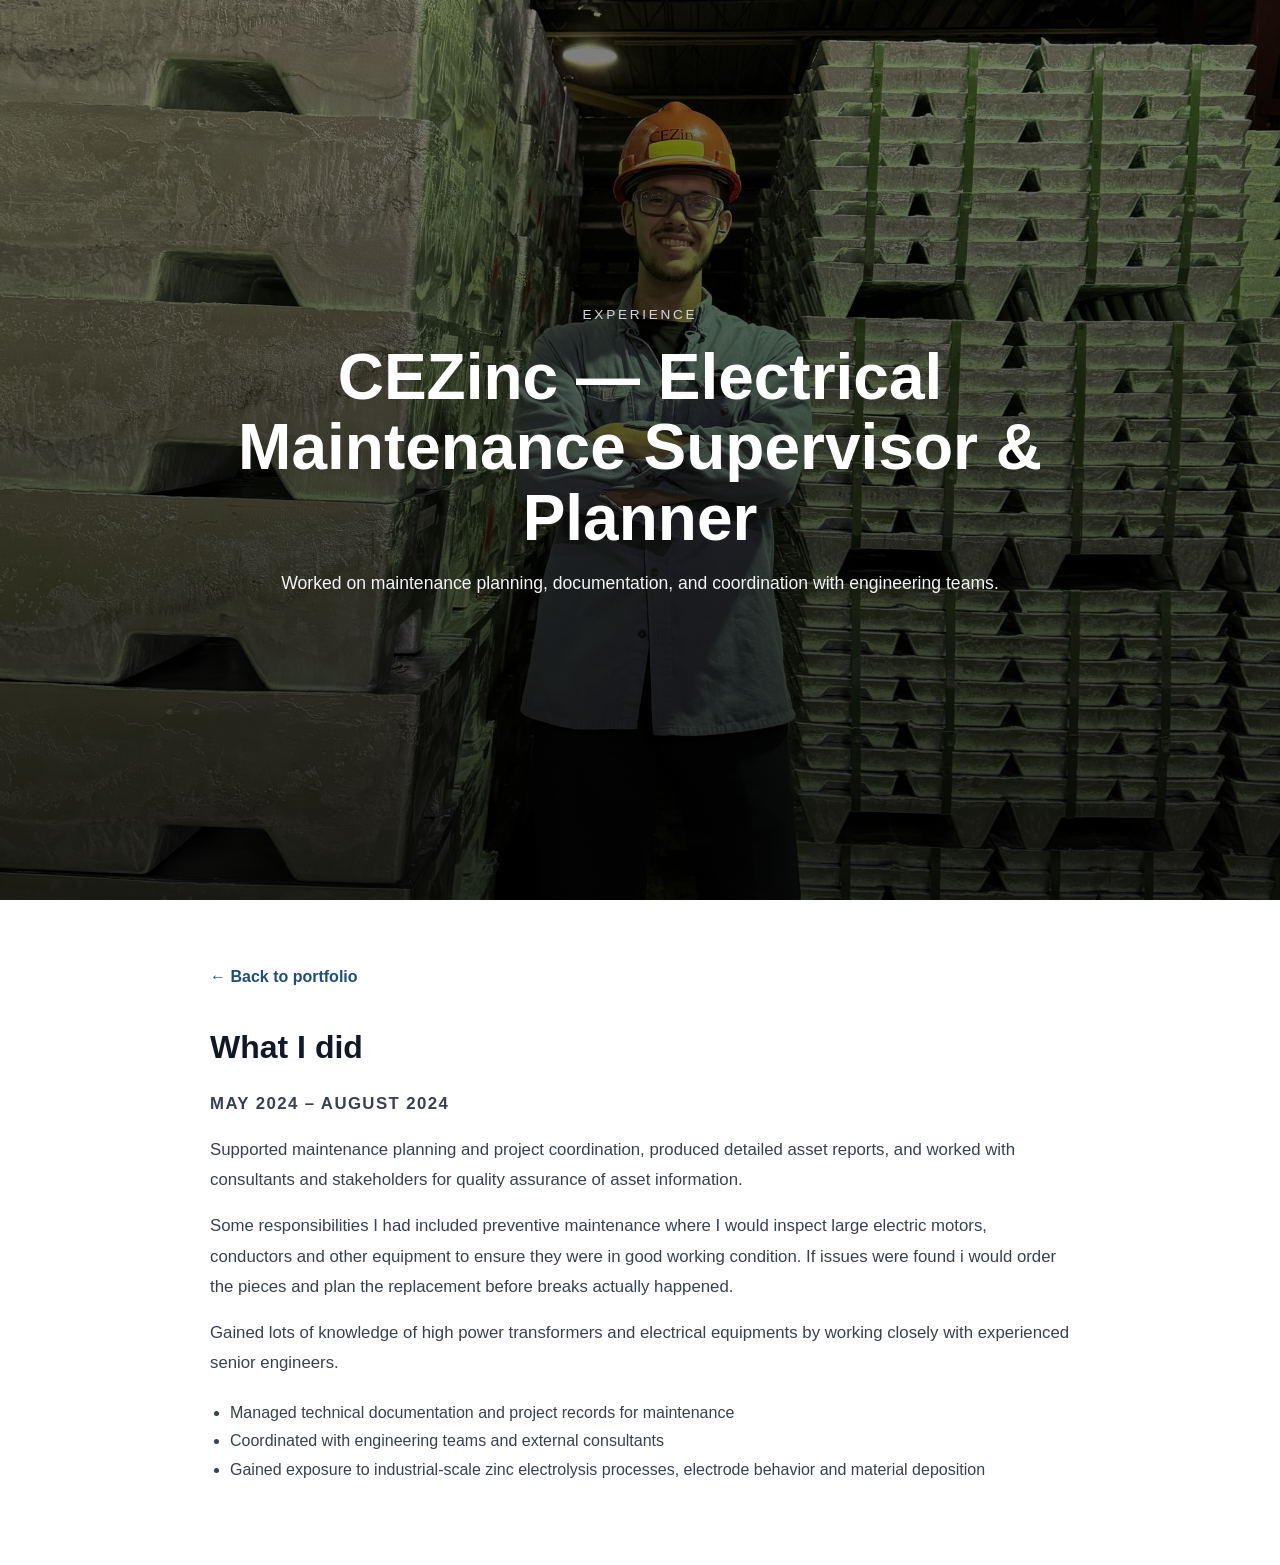
<file: cezinc.html>
<!DOCTYPE html>
<html lang="en">
  <head>
    <meta charset="utf-8" />
    <meta name="viewport" content="width=device-width,initial-scale=1" />
    <title>CEZinc — Electrical Maintenance</title>
    <link rel="stylesheet" href="styles.css" />
  </head>
  <body class="project-detail-page">
    <main>
      <section class="project-detail-hero">
        <div class="project-detail-hero__bg" aria-hidden="true" style="background-image: url('images/cezinc.jpg');"></div>
        <div class="project-detail-hero__overlay" aria-hidden="true"></div>
        <div class="project-detail-hero__content">
          <p class="project-detail-hero__eyebrow">Experience</p>
          <h1 class="project-detail-title">CEZinc — Electrical Maintenance Supervisor & Planner</h1>
          <p class="project-detail-subtitle">Worked on maintenance planning, documentation, and coordination with engineering teams.</p>
        </div>
      </section>

      <section class="project-detail-section">
        <div class="project-detail-content">
          <a class="project-detail-back" href="index.html">← Back to portfolio</a>

          <h2>What I did</h2>
          <p class="experience-date">May 2024 – August 2024</p>

          <p>
            Supported maintenance planning and project coordination, produced detailed asset reports, and worked with consultants and stakeholders for quality assurance of asset information.
          </p>
          <p> Some responsibilities I had included preventive maintenance where I would inspect large electric motors, conductors
            and other equipment to ensure they were in good working condition. If issues were found i would order the pieces and plan the 
            replacement before breaks actually happened.
          </p>
          <p>Gained lots of knowledge of high power transformers and electrical equipments by working closely with experienced senior engineers.</p>

          <ul>
            <li>Managed technical documentation and project records for maintenance</li>
            <li>Coordinated with engineering teams and external consultants</li>
            <li>Gained exposure to industrial-scale zinc electrolysis processes, electrode behavior and material
deposition </li>
          </ul>
        </div>
      </section>
    </main>

    <script>
      const heroBackground = document.querySelector('.project-detail-hero__bg');
      const heroSection = document.querySelector('.project-detail-hero');

      if (heroBackground && heroSection) {
        const fadeDistance = 500;
        const updateHeroFade = () => {
          const scrollTop = window.scrollY;
          const opacity = Math.max(0, 1 - scrollTop / fadeDistance);
          heroBackground.style.opacity = opacity;
        };
        window.addEventListener('scroll', updateHeroFade, { passive: true });
        updateHeroFade();
      }
    </script>
  </body>
</html>
</file>
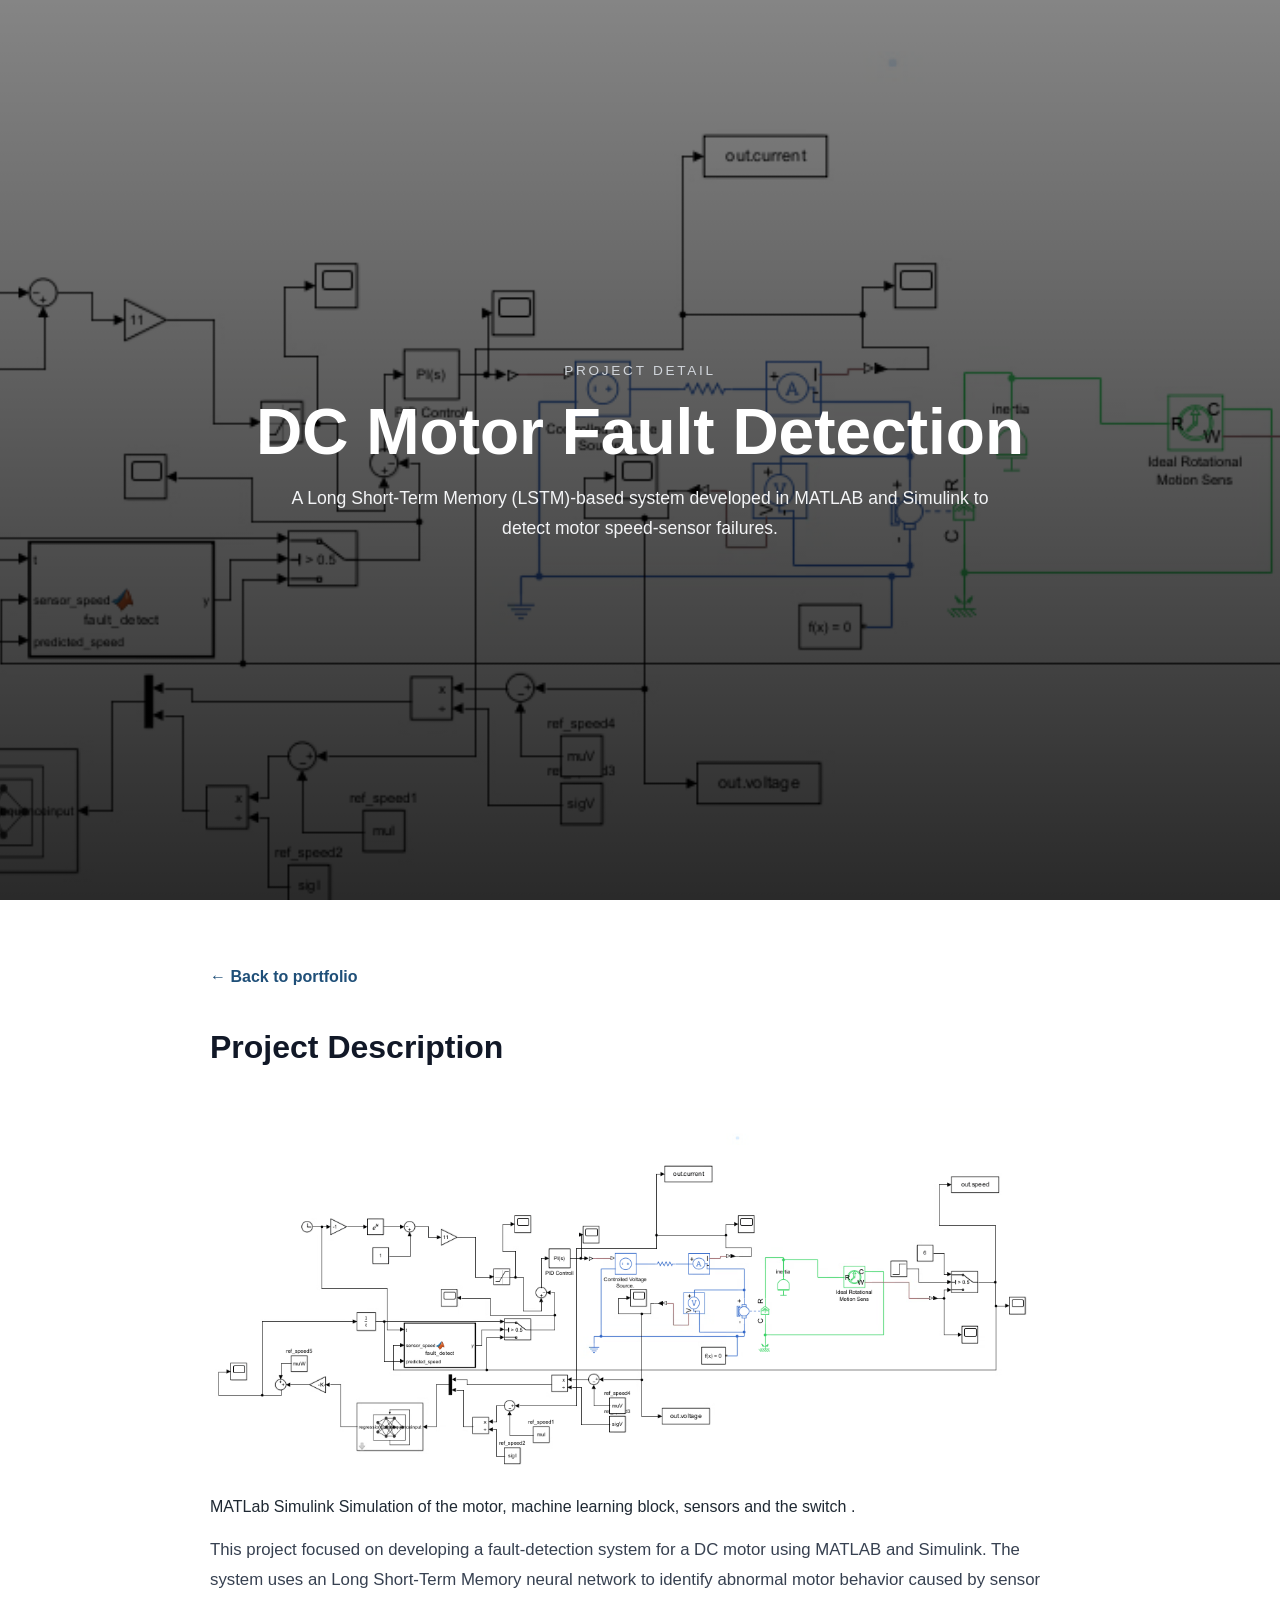
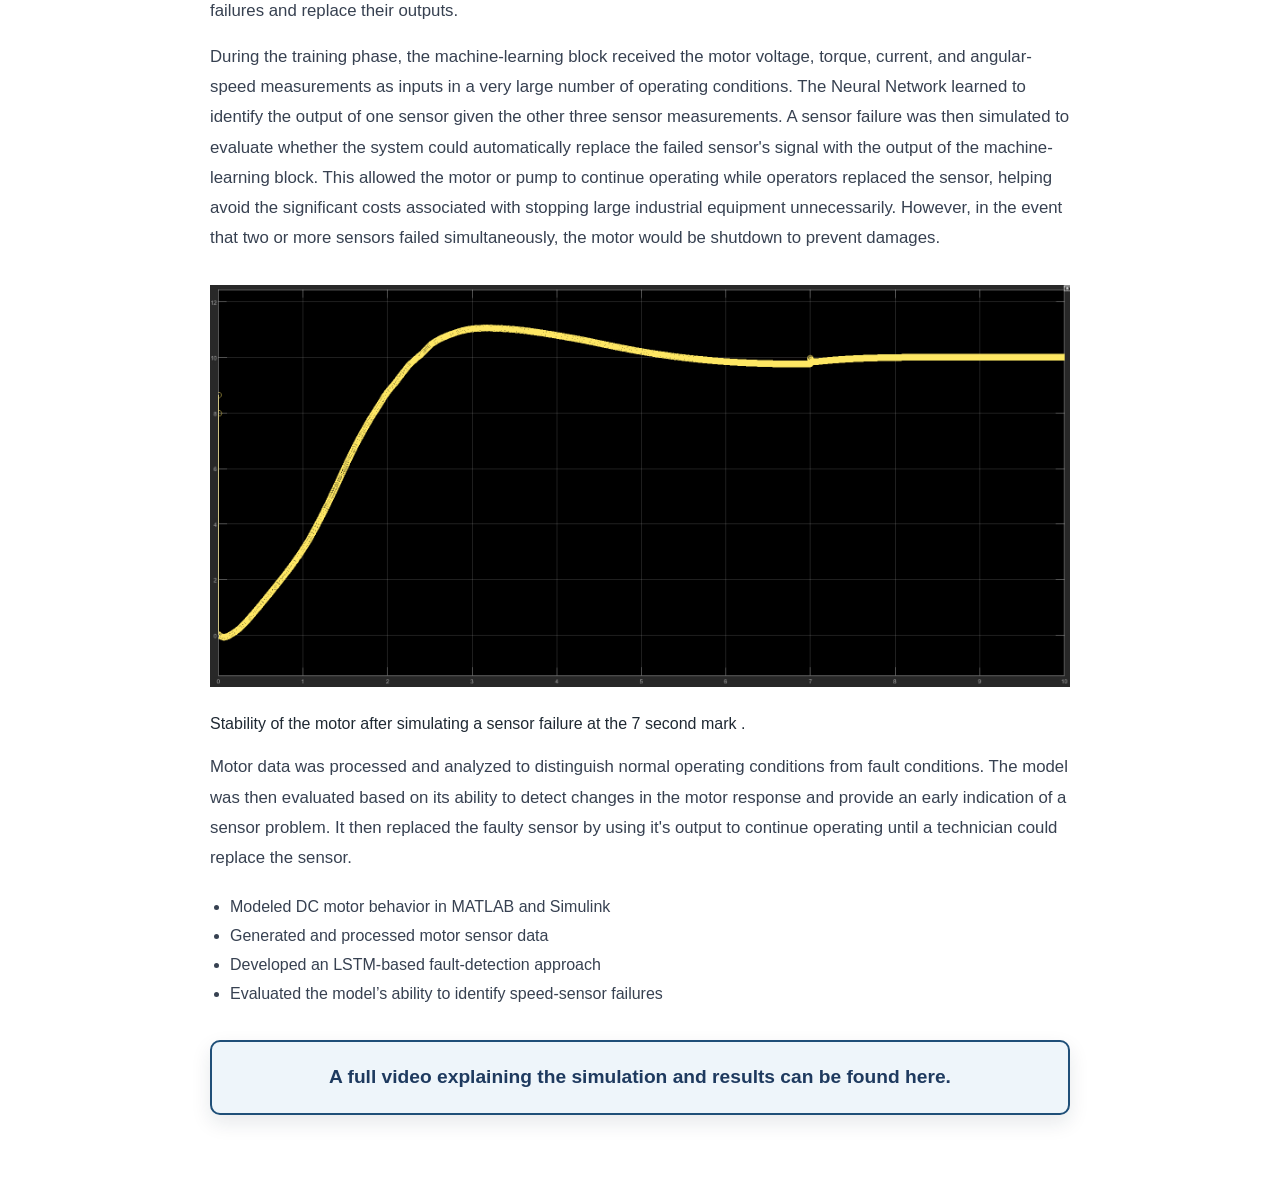
<file: dc-motor-fault-detection.html>
<!DOCTYPE html>
<html lang="en">
  <head>
    <meta charset="UTF-8" />
    <meta name="viewport" content="width=device-width, initial-scale=1.0" />
    <title>DC Motor Fault Detection | William Desmarais</title>
    <link rel="stylesheet" href="styles.css" />
  </head>
  <body class="project-detail-page">
    <main>
      <section class="project-detail-hero">
        <div
          class="project-detail-hero__bg"
          aria-hidden="true"
          style="background-image: url('images/MATLab_Simulink_motor.png');"
        ></div>
        <div class="project-detail-hero__overlay" aria-hidden="true"></div>
        <div class="project-detail-hero__content">
          <p class="project-detail-hero__eyebrow">Project Detail</p>
          <h1 class="project-detail-title">DC Motor Fault Detection</h1>
          <p class="project-detail-subtitle">
            A Long Short-Term Memory (LSTM)-based system developed in MATLAB and Simulink to detect
            motor speed-sensor failures.
          </p>
        </div>
      </section>

      <section class="project-detail-section">
        <div class="project-detail-content">
          <a class="project-detail-back" href="index.html">← Back to portfolio</a>

          <h2>Project Description</h2>
          <img
            class="project-detail-image"
            src="images/MATLab_Simulink_motor.png"
            alt="MATLAB and Simulink DC motor fault detection model"
          >
          <figcaption>MATLab Simulink Simulation of the motor, machine learning block, sensors and the switch .</figcaption>
          <p> </p>
          <p>

            This project focused on developing a fault-detection system for a
            DC motor using MATLAB and Simulink. The system uses an
            Long Short-Term Memory neural network to identify abnormal motor
            behavior caused by sensor failures and replace their outputs.
          </p>

          <p>
            During the training phase, the machine-learning block received the
            motor voltage, torque, current, and angular-speed measurements as
            inputs in a very large number of operating conditions. The Neural Network learned
            to identify the output of one sensor given the other three sensor measurements.
            A sensor failure was then simulated to evaluate whether
            the system could automatically replace the failed sensor's signal
            with the output of the machine-learning block. This allowed the
            motor or pump to continue operating while operators replaced the
            sensor, helping avoid the significant costs associated with
            stopping large industrial equipment unnecessarily.
            However, in the event that two or more sensors failed simultaneously, the motor would be shutdown to prevent damages. 
          </p>
          <img
            class="project-detail-image"
            src="images/sensor_fault.png"
            alt="MATLAB and Simulink sensor fault detection model results"
          >
          <figcaption>Stability of the motor after simulating a sensor failure at the 7 second mark .</figcaption>
          <p> </p>
          <p>
            Motor data was processed and analyzed to distinguish normal
            operating conditions from fault conditions. The model was then
            evaluated based on its ability to detect changes in the motor
            response and provide an early indication of a sensor problem.
            It then replaced the faulty sensor by using it's output to continue operating until
            a technician could replace the sensor.
          </p>

          <ul>
            <li>Modeled DC motor behavior in MATLAB and Simulink</li>
            <li>Generated and processed motor sensor data</li>
            <li>Developed an LSTM-based fault-detection approach</li>
            <li>Evaluated the model’s ability to identify speed-sensor failures</li>
          </ul>
          <a
            class="project-video-link-box"
            href="https://youtu.be/eF9jHn3SAWM?si=KVAEIQYIulO-Xz8Q"
            target="_blank"
            rel="noopener"
          >
            A full video explaining the simulation and results can be found
            here.
          </a>
        </div>
      </section>
    </main>

    <script>
      const heroBackground = document.querySelector('.project-detail-hero__bg');
      const heroSection = document.querySelector('.project-detail-hero');

      if (heroBackground && heroSection) {
        const fadeDistance = 500;

        const updateHeroFade = () => {
          const opacity = Math.max(0, 1 - window.scrollY / fadeDistance);
          heroBackground.style.opacity = opacity;
          heroSection.style.setProperty('--hero-opacity', opacity);
        };

        window.addEventListener('scroll', updateHeroFade, { passive: true });
        updateHeroFade();
      }
    </script>
  </body>
</html>
</file>
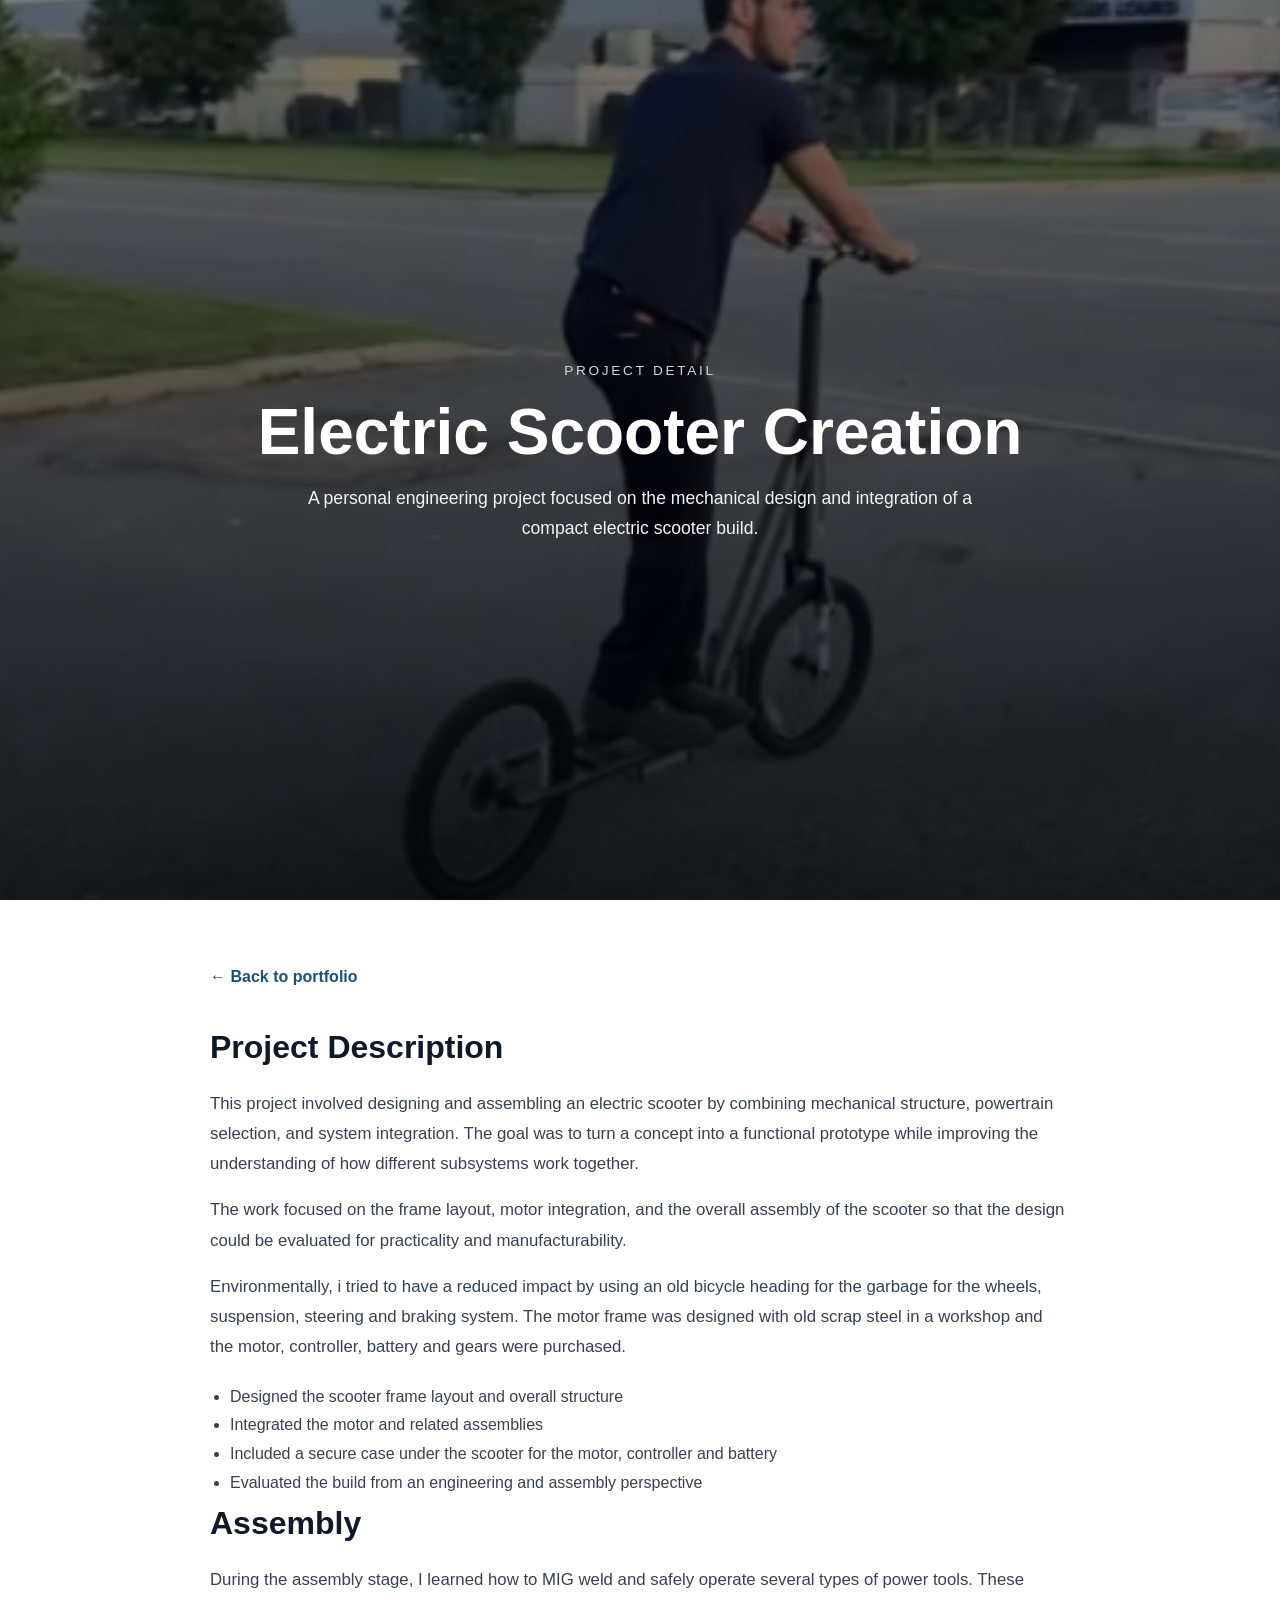
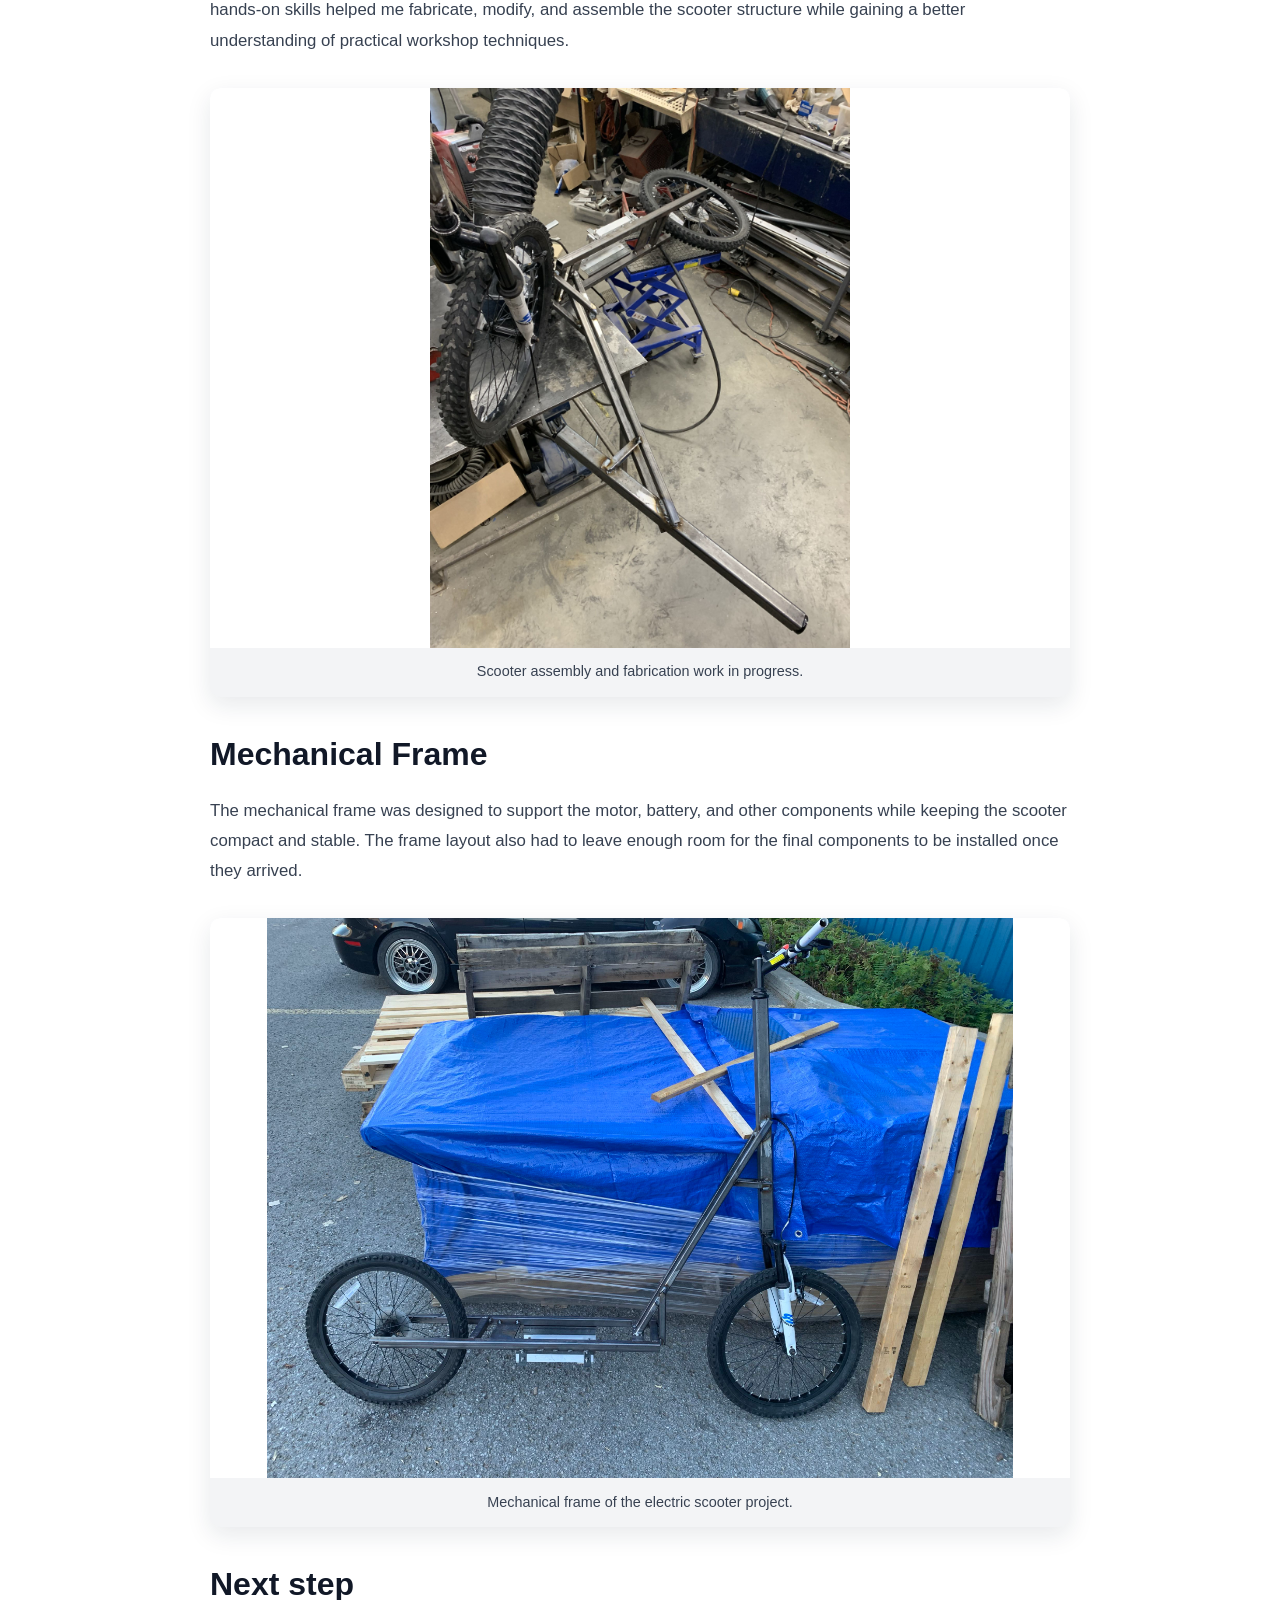
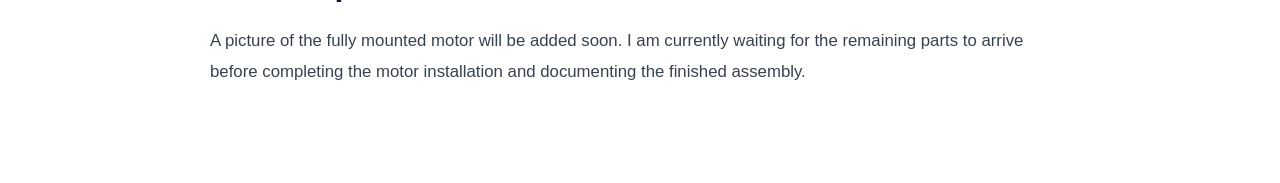
<file: electric-scooter-project.html>
<!DOCTYPE html>
<html lang="en">
  <head>
    <meta charset="UTF-8" />
    <meta name="viewport" content="width=device-width, initial-scale=1.0" />
    <title>Electric Scooter Project | William Desmarais</title>
    <link rel="stylesheet" href="styles.css" />
  </head>
  <body class="project-detail-page">
    <main>
      <section class="project-detail-hero">
        <div
          class="project-detail-hero__bg"
          aria-hidden="true"
          style="background-image: url('images/scooter_project.png');"
        ></div>
        <div class="project-detail-hero__overlay" aria-hidden="true"></div>
        <div class="project-detail-hero__content">
          <p class="project-detail-hero__eyebrow">Project Detail</p>
          <h1 class="project-detail-title">Electric Scooter Creation</h1>
          <p class="project-detail-subtitle">
            A personal engineering project focused on the mechanical design and integration of a compact electric scooter build.
          </p>
        </div>
      </section>

      <section class="project-detail-section">
        <div class="project-detail-content">
          <a class="project-detail-back" href="index.html">← Back to portfolio</a>

          <h2>Project Description</h2>
          <p>
            This project involved designing and assembling an electric scooter by combining mechanical structure, 
            powertrain selection, and system integration. The goal was to turn a concept into a functional 
            prototype while improving the understanding of how different subsystems work together.
          </p>
          <p>
            The work focused on the frame layout, motor integration, and the overall assembly of the scooter
             so that the design could be evaluated for practicality and manufacturability. 
          </p>
          <p>Environmentally, i tried to have a reduced impact by using an old bicycle heading
            for the garbage for the wheels, suspension, steering and braking system. The motor frame 
            was designed with old scrap steel in a workshop and the motor, controller, battery and gears were purchased.
          </p>

          <ul>
            <li>Designed the scooter frame layout and overall structure</li>
            <li>Integrated the motor and related assemblies</li>
            <li>Included a secure case under the scooter for the motor, controller and battery</li>
            <li>Evaluated the build from an engineering and assembly perspective</li>
          </ul>

          <h2>Assembly</h2>
          <p>
            During the assembly stage, I learned how to MIG weld and safely
            operate several types of power tools. These hands-on skills helped
            me fabricate, modify, and assemble the scooter structure while
            gaining a better understanding of practical workshop techniques.
          </p>
          <figure class="brp-image-card scooter-image-card">
            <img
              src="images/scooter building.jpg"
              alt="Electric scooter during the building and assembly process"
            >
            <figcaption>Scooter assembly and fabrication work in progress.</figcaption>
          </figure>

          <h2>Mechanical Frame</h2>
          <p>
            The mechanical frame was designed to support the motor, battery,
            and other components while keeping the scooter compact and stable.
            The frame layout also had to leave enough room for the final
            components to be installed once they arrived.
          </p>
          <figure class="brp-image-card scooter-image-card">
            <img
              src="images/scooter.jpg"
              alt="Electric scooter mechanical frame"
            >
            <figcaption>Mechanical frame of the electric scooter project.</figcaption>
          </figure>

          <h2>Next step</h2>
          <p>
            A picture of the fully mounted motor will be added soon. I am
            currently waiting for the remaining parts to arrive before
            completing the motor installation and documenting the finished
            assembly.
          </p>
        </div>
      </section>
    </main>

    <script>
      const heroBackground = document.querySelector('.project-detail-hero__bg');
      const heroSection = document.querySelector('.project-detail-hero');

      if (heroBackground && heroSection) {
        const fadeDistance = 500;

        const updateHeroFade = () => {
          const scrollTop = window.scrollY;
          const opacity = Math.max(0, 1 - scrollTop / fadeDistance);
          heroBackground.style.opacity = opacity;
          heroSection.style.setProperty('--hero-opacity', opacity);
        };

        window.addEventListener('scroll', updateHeroFade, { passive: true });
        updateHeroFade();
      }
    </script>
  </body>
</html>
</file>
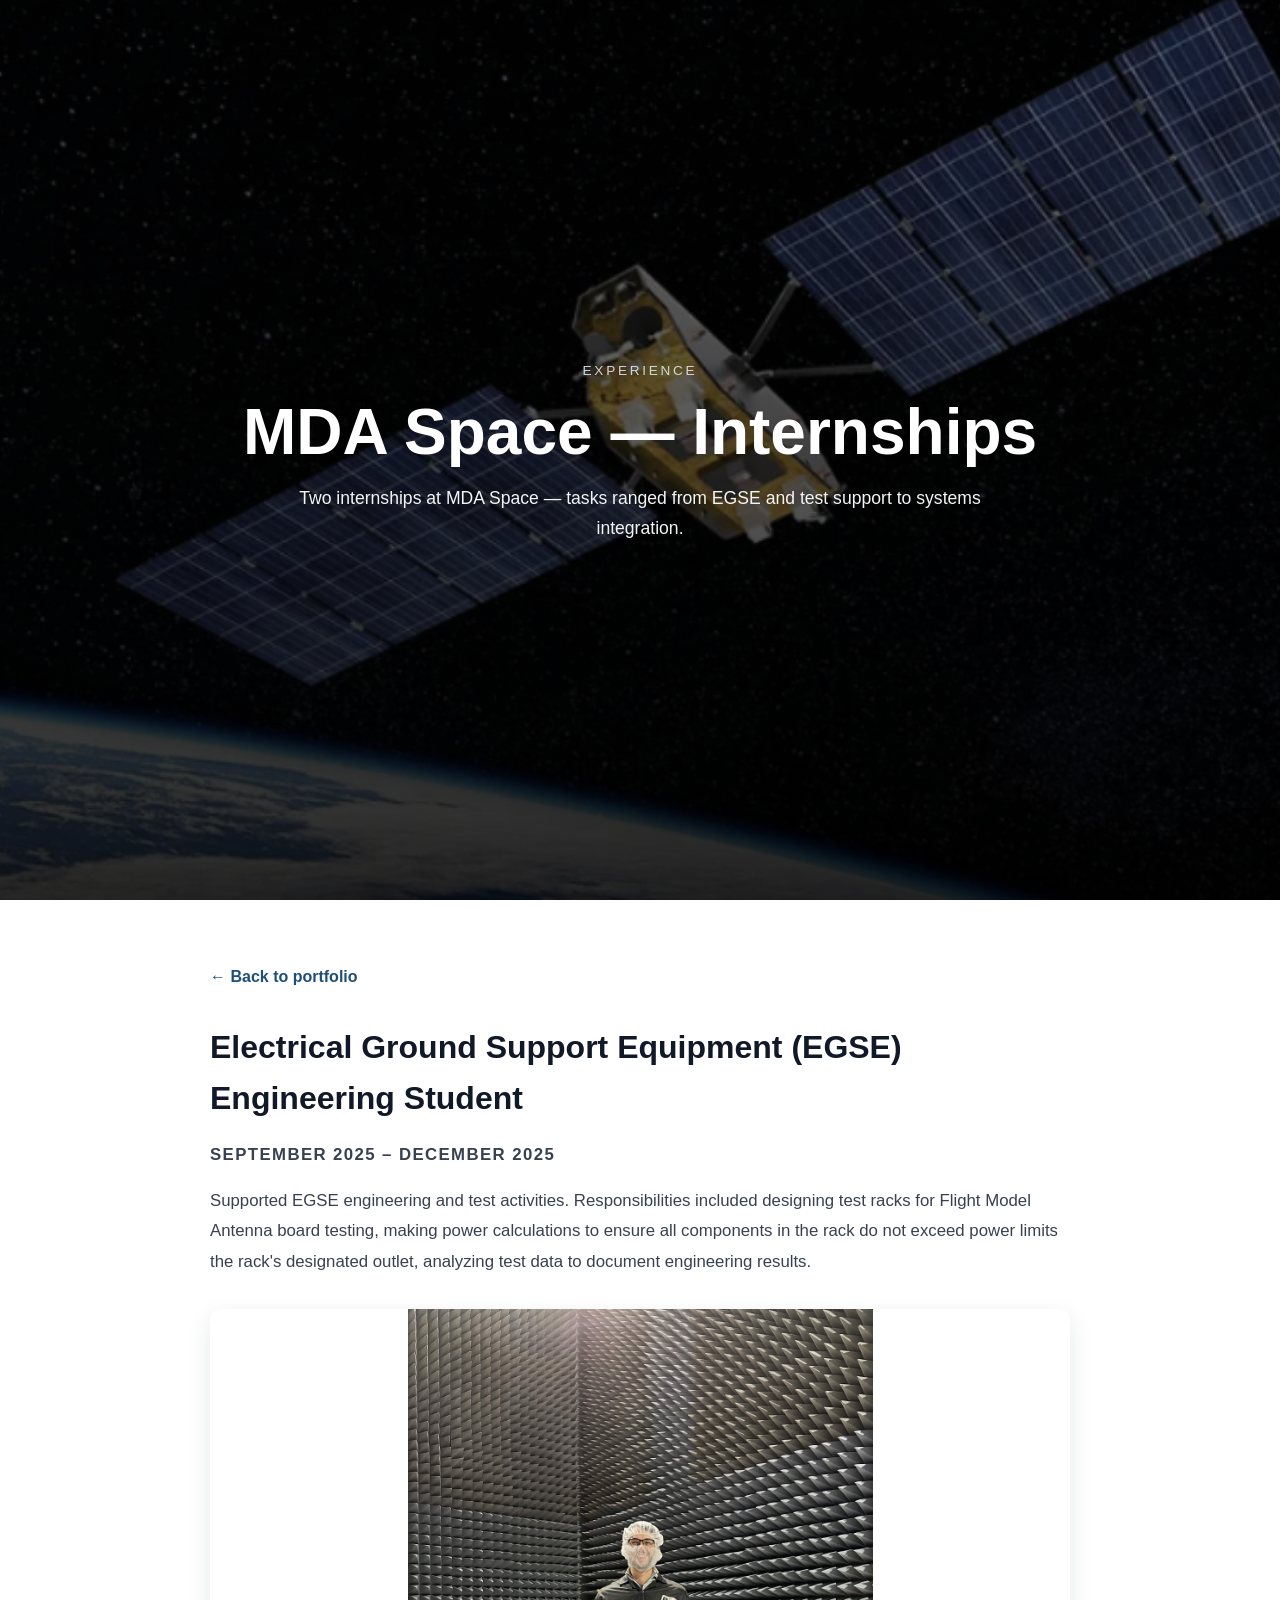
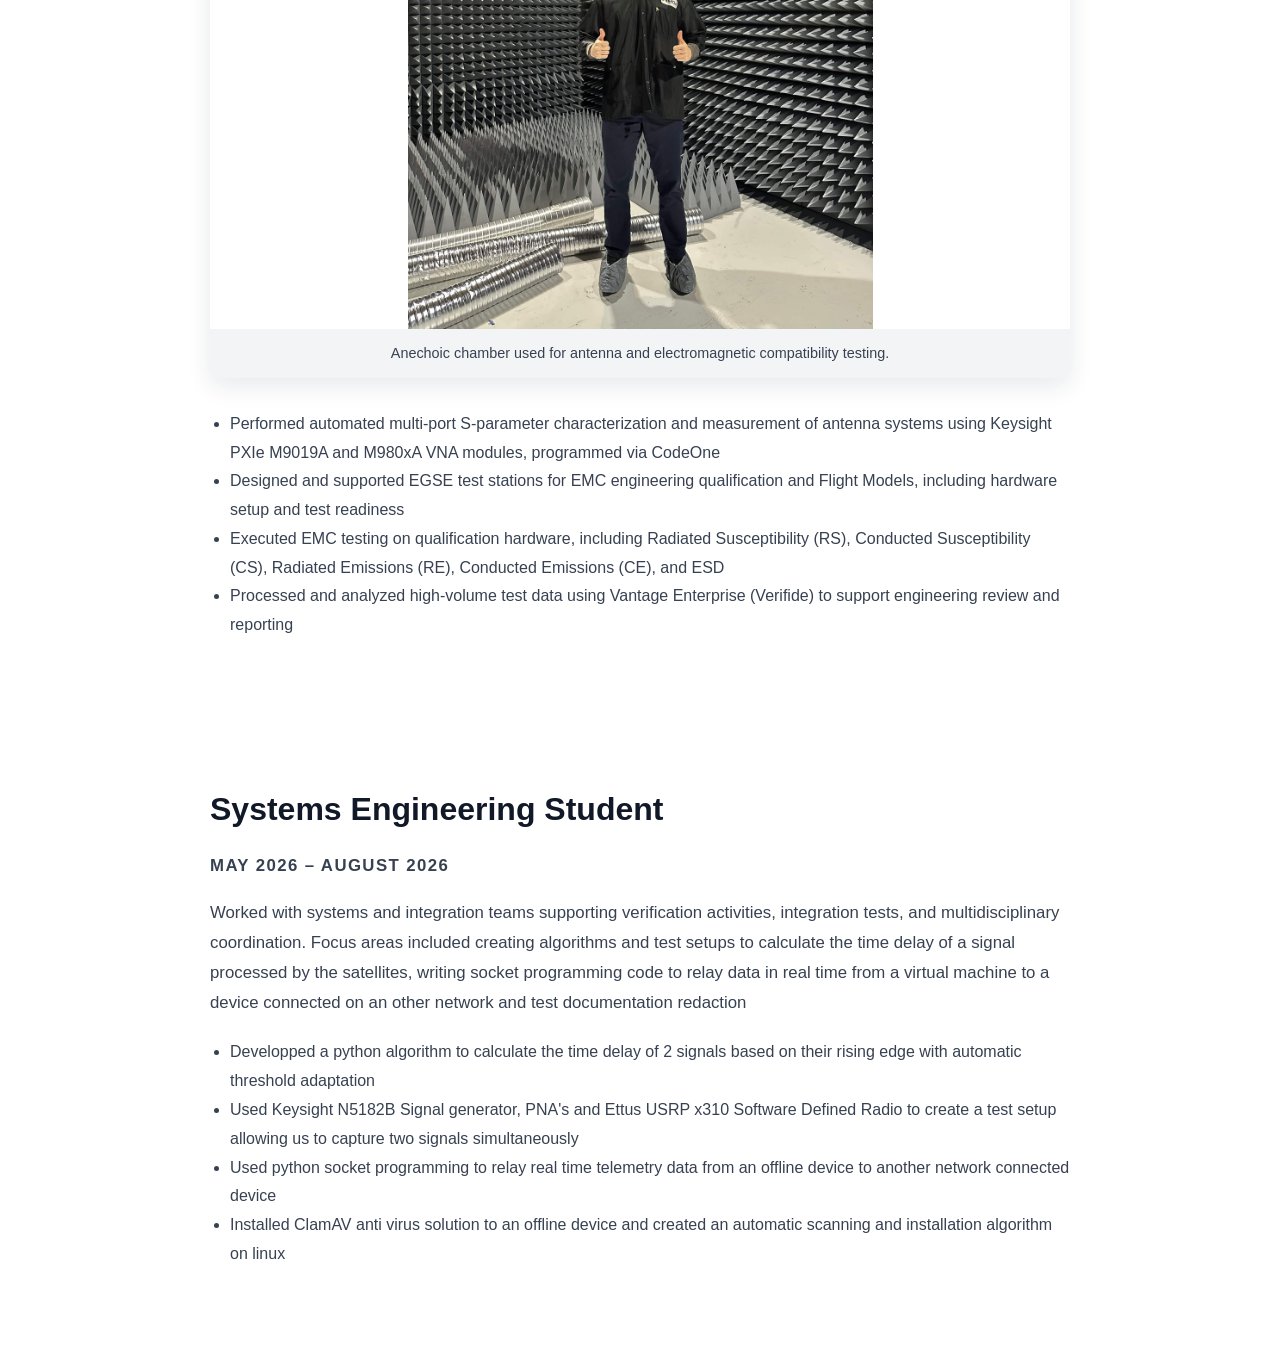
<file: mda-space.html>
<!DOCTYPE html>
<html lang="en">
  <head>
    <meta charset="utf-8" />
    <meta name="viewport" content="width=device-width,initial-scale=1" />
    <title>MDA Space Internships | William Desmarais</title>
    <link rel="stylesheet" href="styles.css" />
  </head>
  <body class="project-detail-page">
    <main>
      <section class="project-detail-hero">
        <div class="project-detail-hero__bg" aria-hidden="true" style="background-image: url('images/aurora.png');"></div>
        <div class="project-detail-hero__overlay" aria-hidden="true"></div>
        <div class="project-detail-hero__content">
          <p class="project-detail-hero__eyebrow">Experience</p>
          <h1 class="project-detail-title">MDA Space — Internships</h1>
          <p class="project-detail-subtitle">Two internships at MDA Space — tasks ranged from EGSE and test support to systems integration.</p>
        </div>
      </section>

      <!-- Internship 1 -->
      <section class="project-detail-section">
        <div class="project-detail-content">
          <a class="project-detail-back" href="index.html">← Back to portfolio</a>

          <h2>Electrical Ground Support Equipment (EGSE) Engineering Student</h2>
          <p class="experience-date">September 2025 – December 2025</p>

          <p>
            Supported EGSE engineering and test activities. Responsibilities included designing test racks for Flight Model Antenna board testing, making power calculations to ensure all components in the rack do not exceed power limits the rack's designated outlet, analyzing test data to document engineering results.
          </p>

          <figure class="experience-detail-figure">
            <img src="images/Anachoic.jpg" alt="MDA Space anechoic chamber">
            <figcaption>Anechoic chamber used for antenna and electromagnetic compatibility testing.</figcaption>
          </figure>

          <ul>
            <li>Performed automated multi-port S-parameter characterization and measurement of antenna systems
using Keysight PXIe M9019A and M980xA VNA modules, programmed via CodeOne</li>
            <li>Designed and supported EGSE test stations for EMC engineering qualification and Flight Models,
including hardware setup and test readiness </li>
            <li>Executed EMC testing on qualification hardware, including Radiated Susceptibility (RS), Conducted
Susceptibility (CS), Radiated Emissions (RE), Conducted Emissions (CE), and ESD </li>
            <li>Processed and analyzed high-volume test data using Vantage Enterprise (Verifide) to support
engineering review and reporting</li>
          </ul>
        </div>
      </section>

      <!-- Internship 2 -->
      <section class="project-detail-section">
        <div class="project-detail-content">
          <h2>Systems Engineering Student</h2>
          <p class="experience-date">May 2026 – August 2026</p>

          <p>
            Worked with systems and integration teams supporting verification activities, integration tests, and multidisciplinary coordination. Focus areas included creating algorithms and test setups to calculate the time delay of a signal processed by the satellites, writing socket programming code to relay data in real time from a virtual machine to a device connected on an other network and test documentation redaction
          </p>

          <ul>
            <li>Developped a python algorithm to calculate the time delay of 2 signals based on their rising edge with automatic threshold adaptation</li>
            <li>Used Keysight N5182B Signal generator, PNA's and Ettus USRP x310 Software Defined Radio to create a test setup allowing us to capture two signals simultaneously </li>
            <li>Used python socket programming to relay real time telemetry data from an offline device to another network connected device</li>
            <li>Installed ClamAV anti virus solution to an offline device and created an automatic scanning and installation algorithm on linux</li>
          </ul>
        </div>
      </section>
    </main>

    <script>
      const heroBackground = document.querySelector('.project-detail-hero__bg');
      const heroSection = document.querySelector('.project-detail-hero');

      if (heroBackground && heroSection) {
        const fadeDistance = 500;
        const updateHeroFade = () => {
          const scrollTop = window.scrollY;
          const opacity = Math.max(0, 1 - scrollTop / fadeDistance);
          heroBackground.style.opacity = opacity;
        };
        window.addEventListener('scroll', updateHeroFade, { passive: true });
        updateHeroFade();
      }
    </script>
  </body>
</html>
</file>
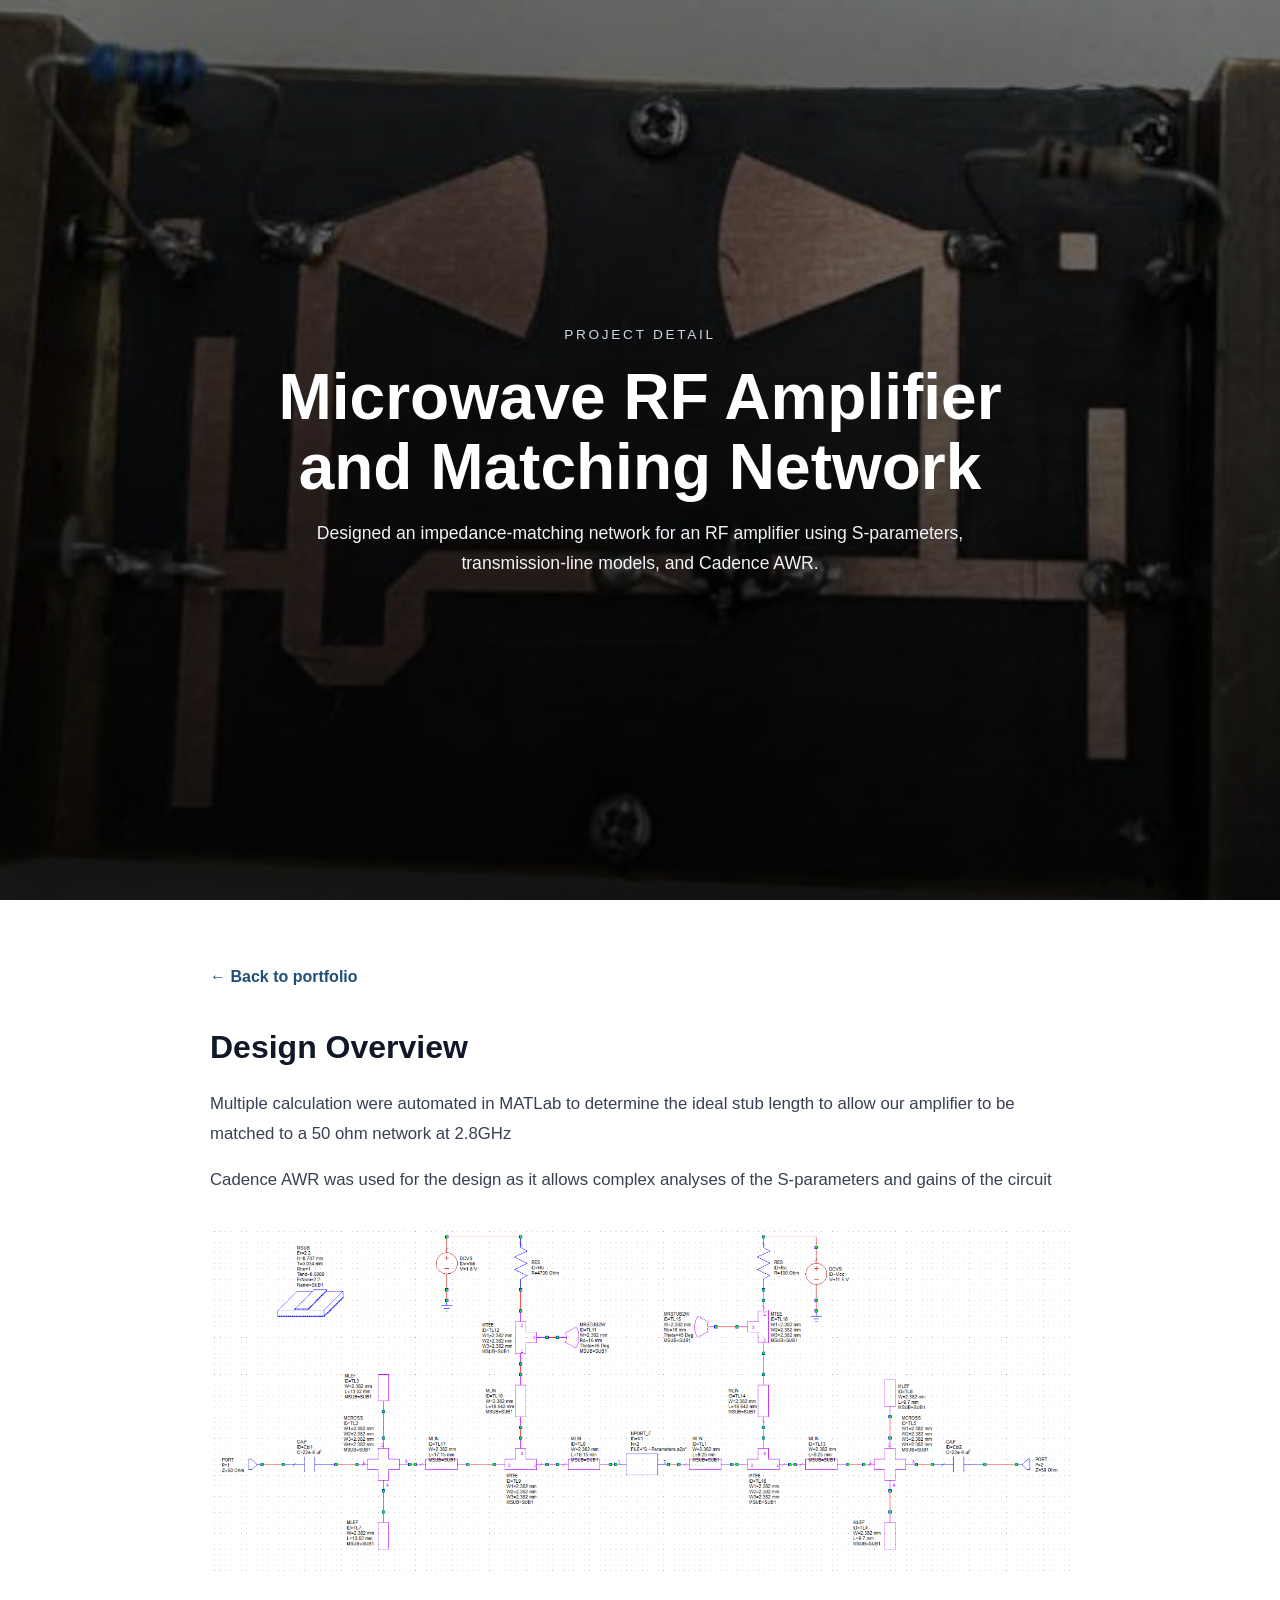
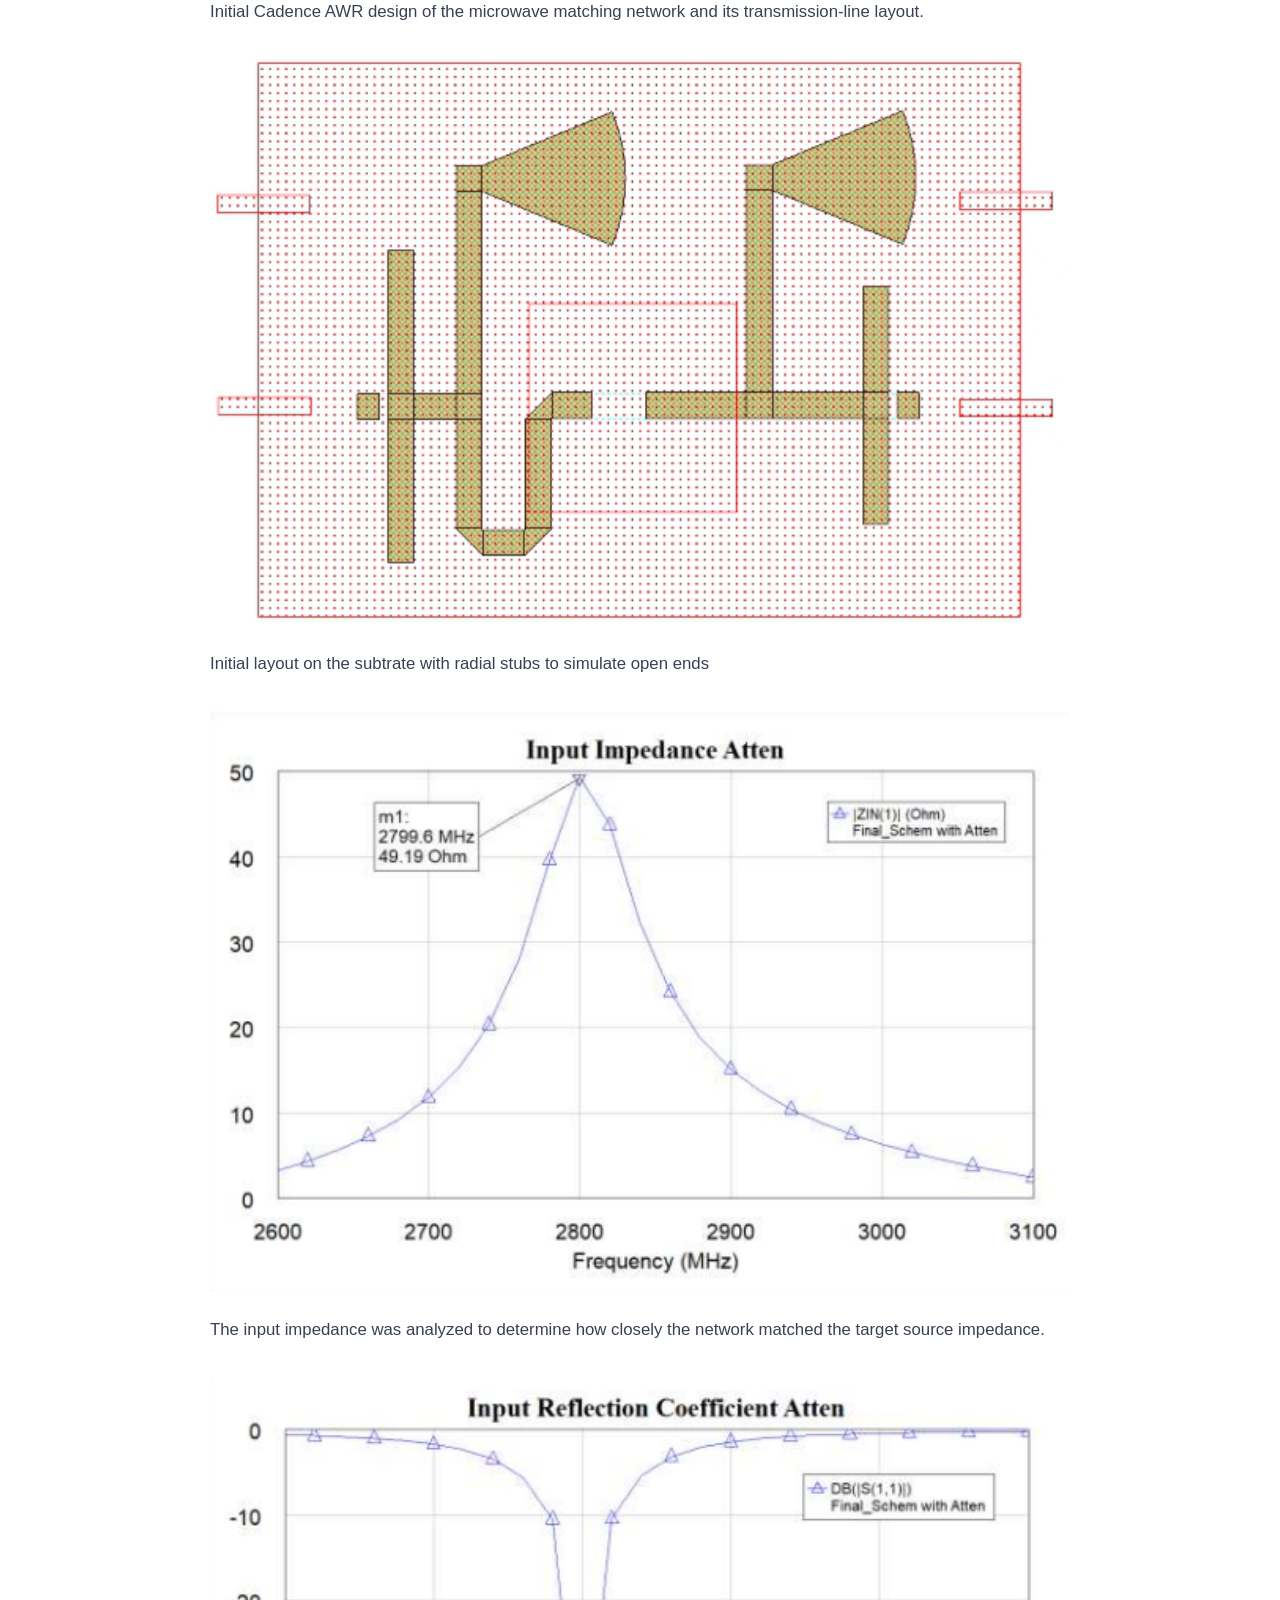
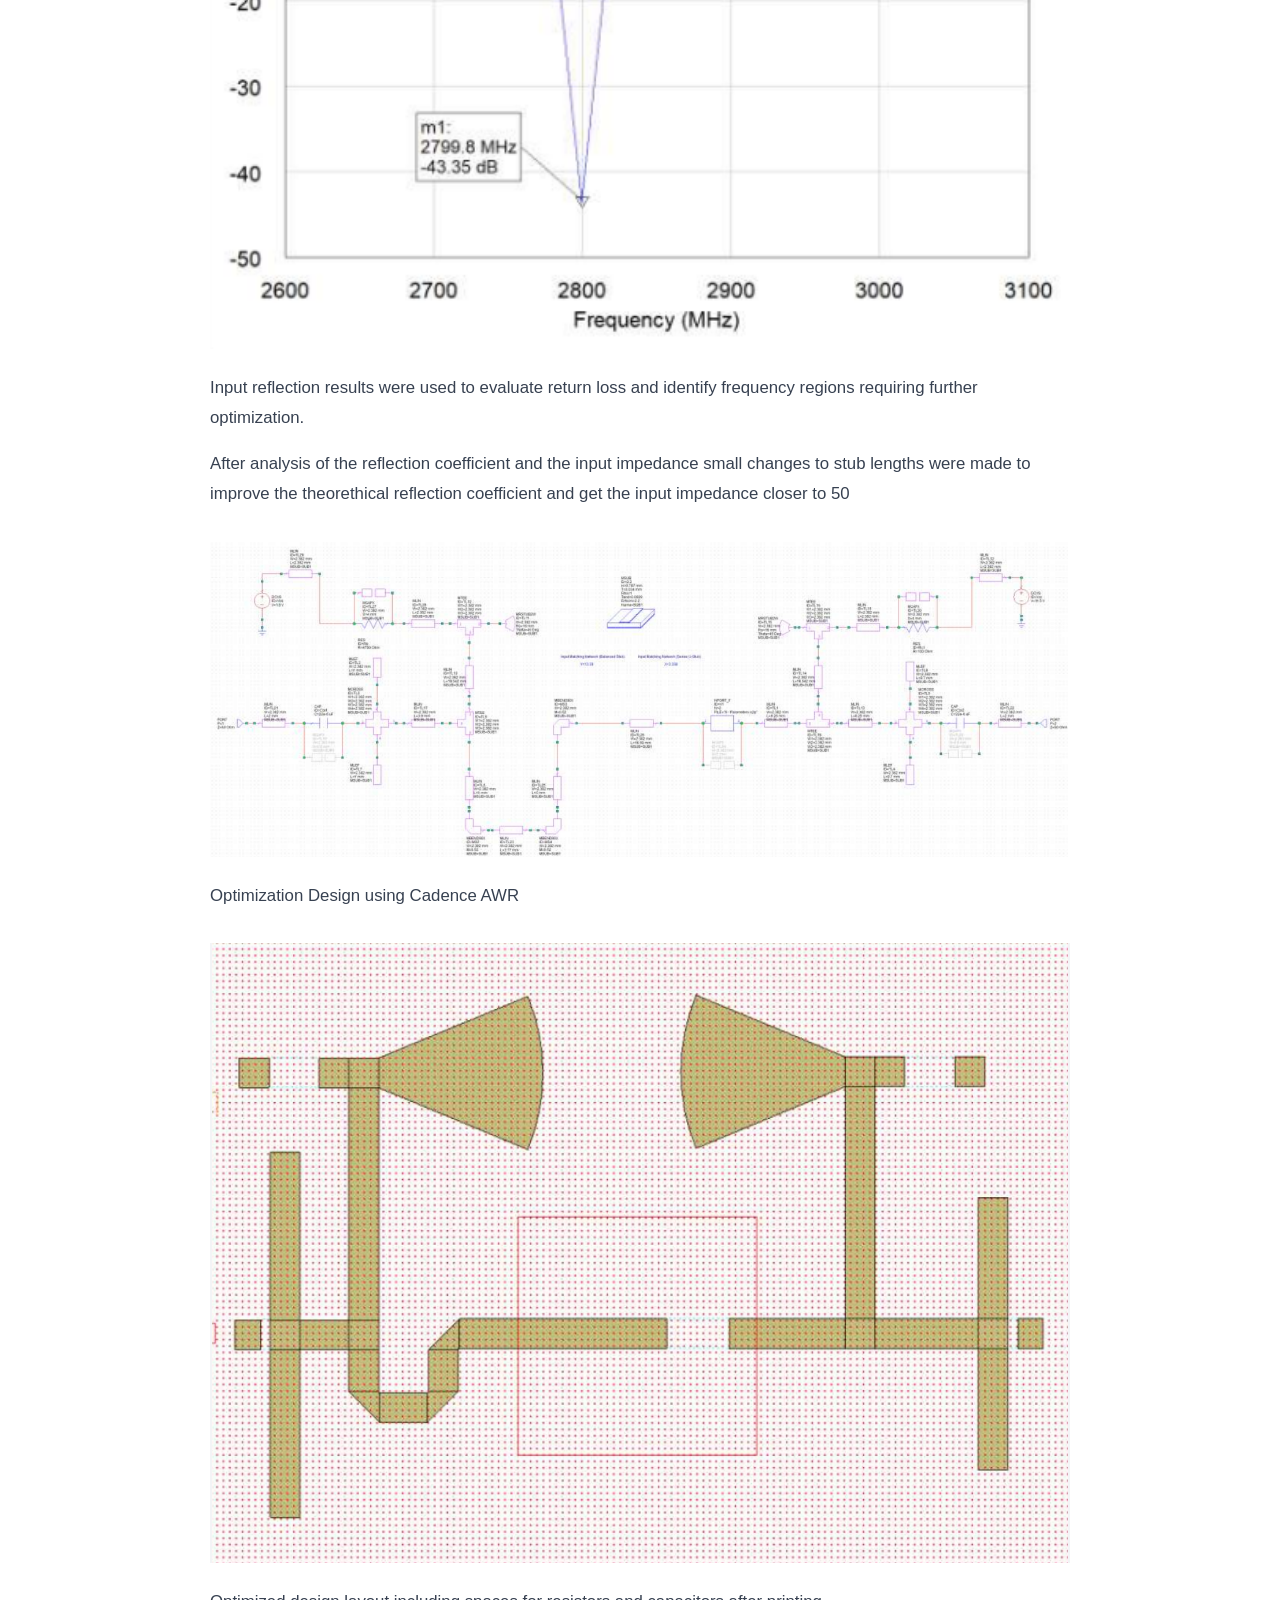
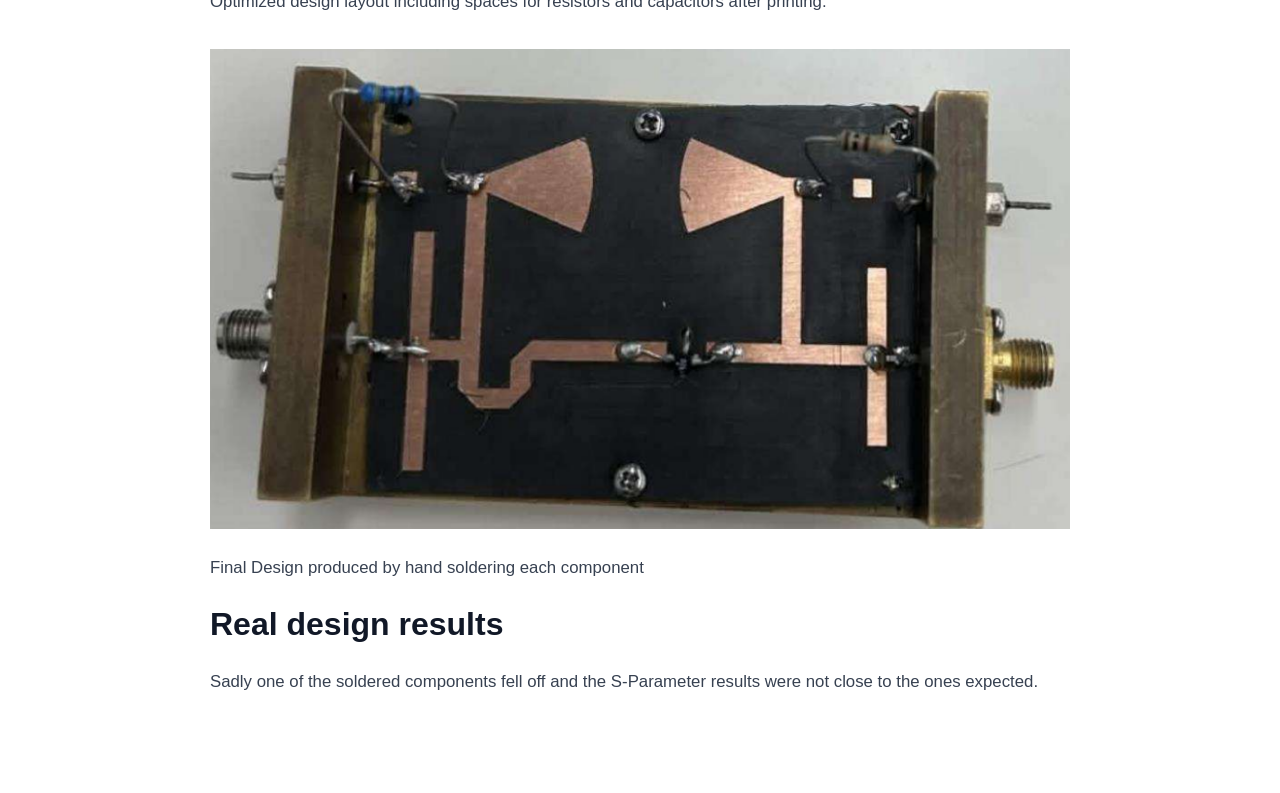
<file: microwave-matching-network.html>
<!DOCTYPE html>
<html lang="en">
  <head>
    <meta charset="UTF-8" />
    <meta name="viewport" content="width=device-width, initial-scale=1.0" />
    <title>Microwave Matching Network | William Desmarais</title>
    <link rel="stylesheet" href="styles.css" />
  </head>
  <body class="project-detail-page">
    <main>
      <section class="project-detail-hero">
        <div class="project-detail-hero__bg" aria-hidden="true" style="background-image: url('images/Cadence_AWR5_real_design.png');"></div>
        <div class="project-detail-hero__overlay" aria-hidden="true"></div>
        <div class="project-detail-hero__content">
          <p class="project-detail-hero__eyebrow">Project Detail</p>
          <h1 class="project-detail-title">Microwave RF Amplifier and Matching Network</h1>
          <p class="project-detail-subtitle">Designed an impedance-matching network for an RF amplifier using S-parameters, transmission-line models, and Cadence AWR.</p>
        </div>
      </section>

      <section class="project-detail-section">
        <div class="project-detail-content">
          <a class="project-detail-back" href="index.html">← Back to portfolio</a>

          <h2>Design Overview</h2>
          <p>Multiple calculation were automated in MATLab to determine the ideal stub length to allow our amplifier to be matched to a 50 ohm network at 2.8GHz</p>
          <p>Cadence AWR was used for the design as it allows complex analyses of the S-parameters and gains of the circuit</p>
          <img class="project-detail-image" src="images/Cadence_AWR_design.png" alt="Cadence AWR matching network design">
          <p>Initial Cadence AWR design of the microwave matching network and its transmission-line layout.</p>

          <img class="project-detail-image" src="images/Cadence_AWR_design2.png" alt="Cadence AWR design results">
          <p>Initial layout on the subtrate with radial stubs to simulate open ends</p>

          <img class="project-detail-image" src="images/Cadence_AWR6_input_impedance.png" alt="Input impedance plot from Cadence AWR">
          <p>The input impedance was analyzed to determine how closely the network matched the target source impedance.</p>

          <img class="project-detail-image" src="images/Cadence_AWR6_input_reflection.png" alt="Input reflection plot from Cadence AWR">
          <p>Input reflection results were used to evaluate return loss and identify frequency regions requiring further optimization.</p>
          <p>After analysis of the reflection coefficient and the input impedance small changes to stub lengths were made to improve the theorethical reflection coefficient and get the input impedance closer to 50</p>

          <img class="project-detail-image" src="images/Cadence_AWR_design3_optomized.png" alt="Cadence AWR matching network schematic">
          <p>Optimization Design using Cadence AWR</p>
          
          <img class="project-detail-image" src="images/Cadence_AWR_design4_optomized.png" alt="Cadence AWR matching network schematic">
          <p>Optimized design layout including spaces for resistors and capacitors after printing.</p>

          <img class="project-detail-image" src="images/Cadence_AWR5_real_design.png" alt="Cadence AWR design results">
          <p>Final Design produced by hand soldering each component</p>
          <h2>Real design results</h2>
          <p>Sadly one of the soldered components fell off and the S-Parameter results were not close to the ones expected.</p>

        </div>
      </section>
    </main>

    <script>
      const heroBackground = document.querySelector('.project-detail-hero__bg');
      const heroSection = document.querySelector('.project-detail-hero');

      if (heroBackground && heroSection) {
        const fadeDistance = 500;
        const updateHeroFade = () => {
          const opacity = Math.max(0, 1 - window.scrollY / fadeDistance);
          heroBackground.style.opacity = opacity;
        };
        window.addEventListener('scroll', updateHeroFade, { passive: true });
        updateHeroFade();
      }
    </script>
  </body>
</html>
</file>
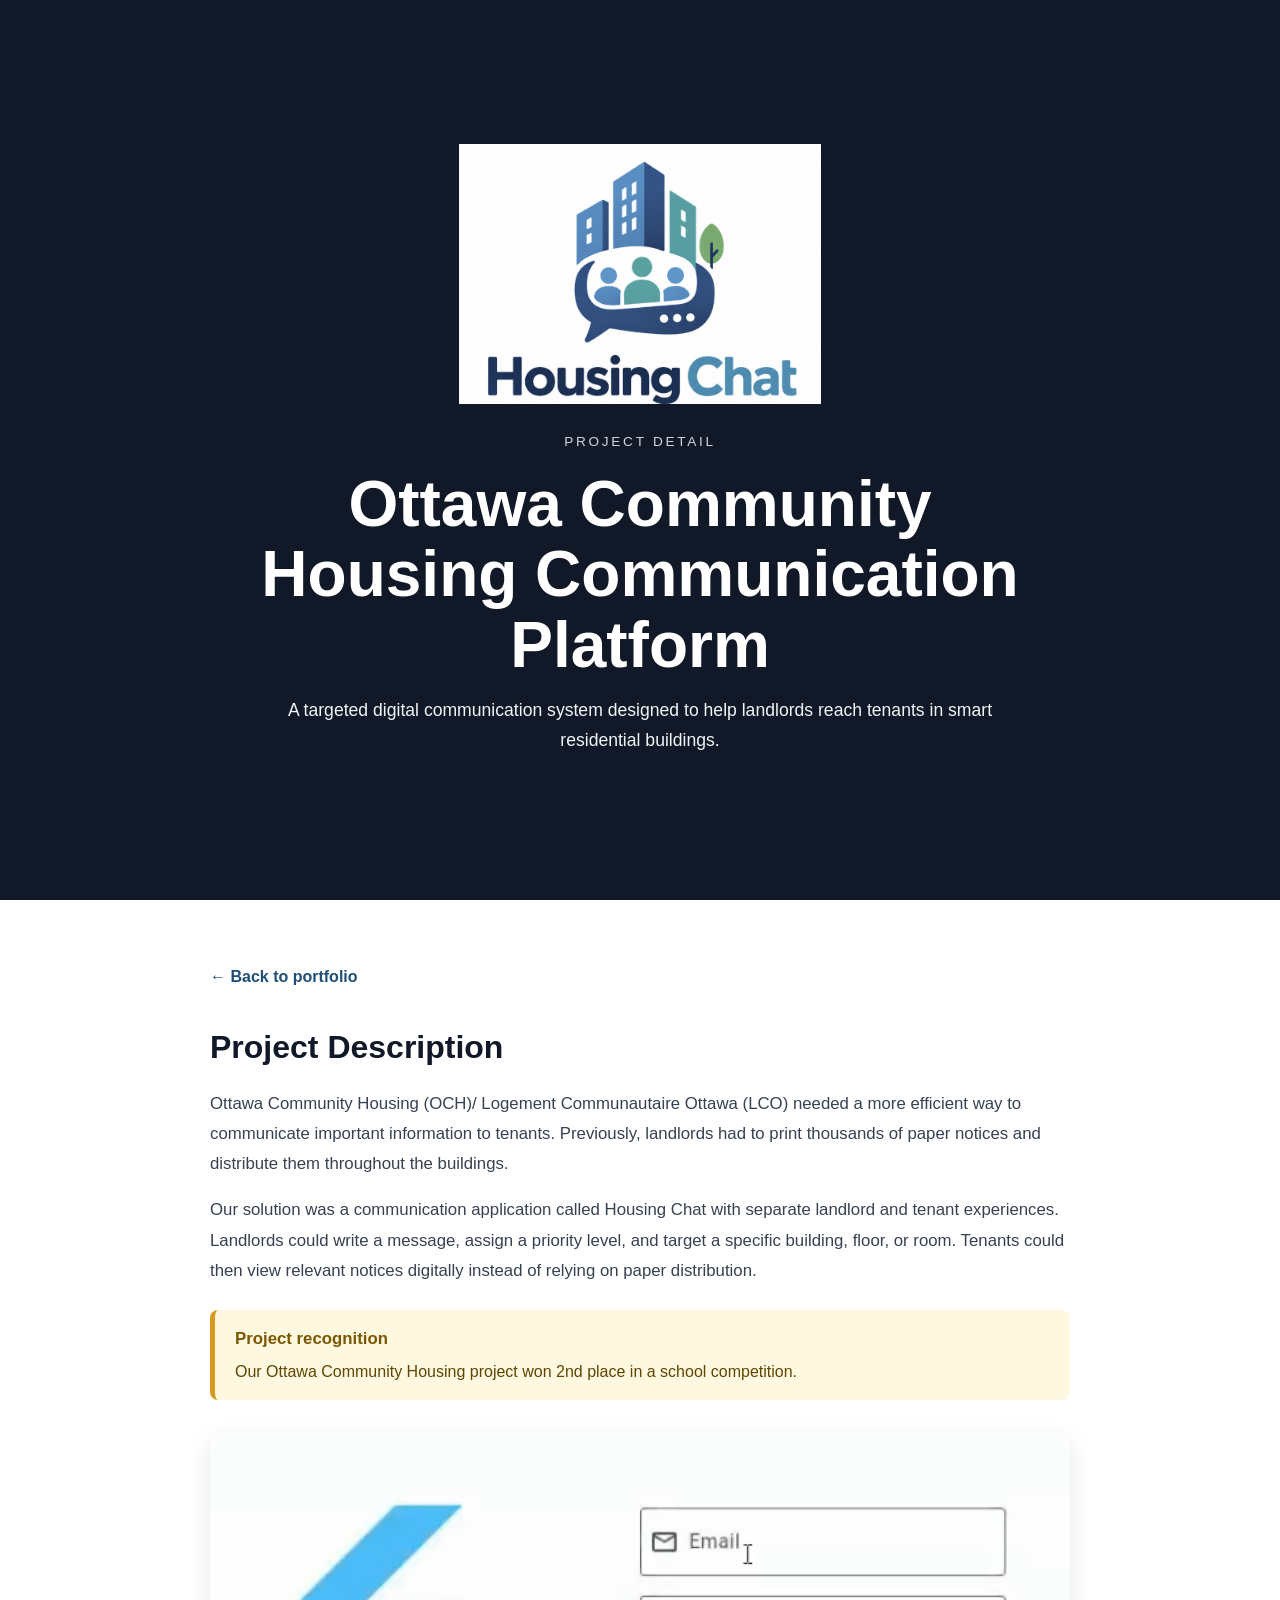
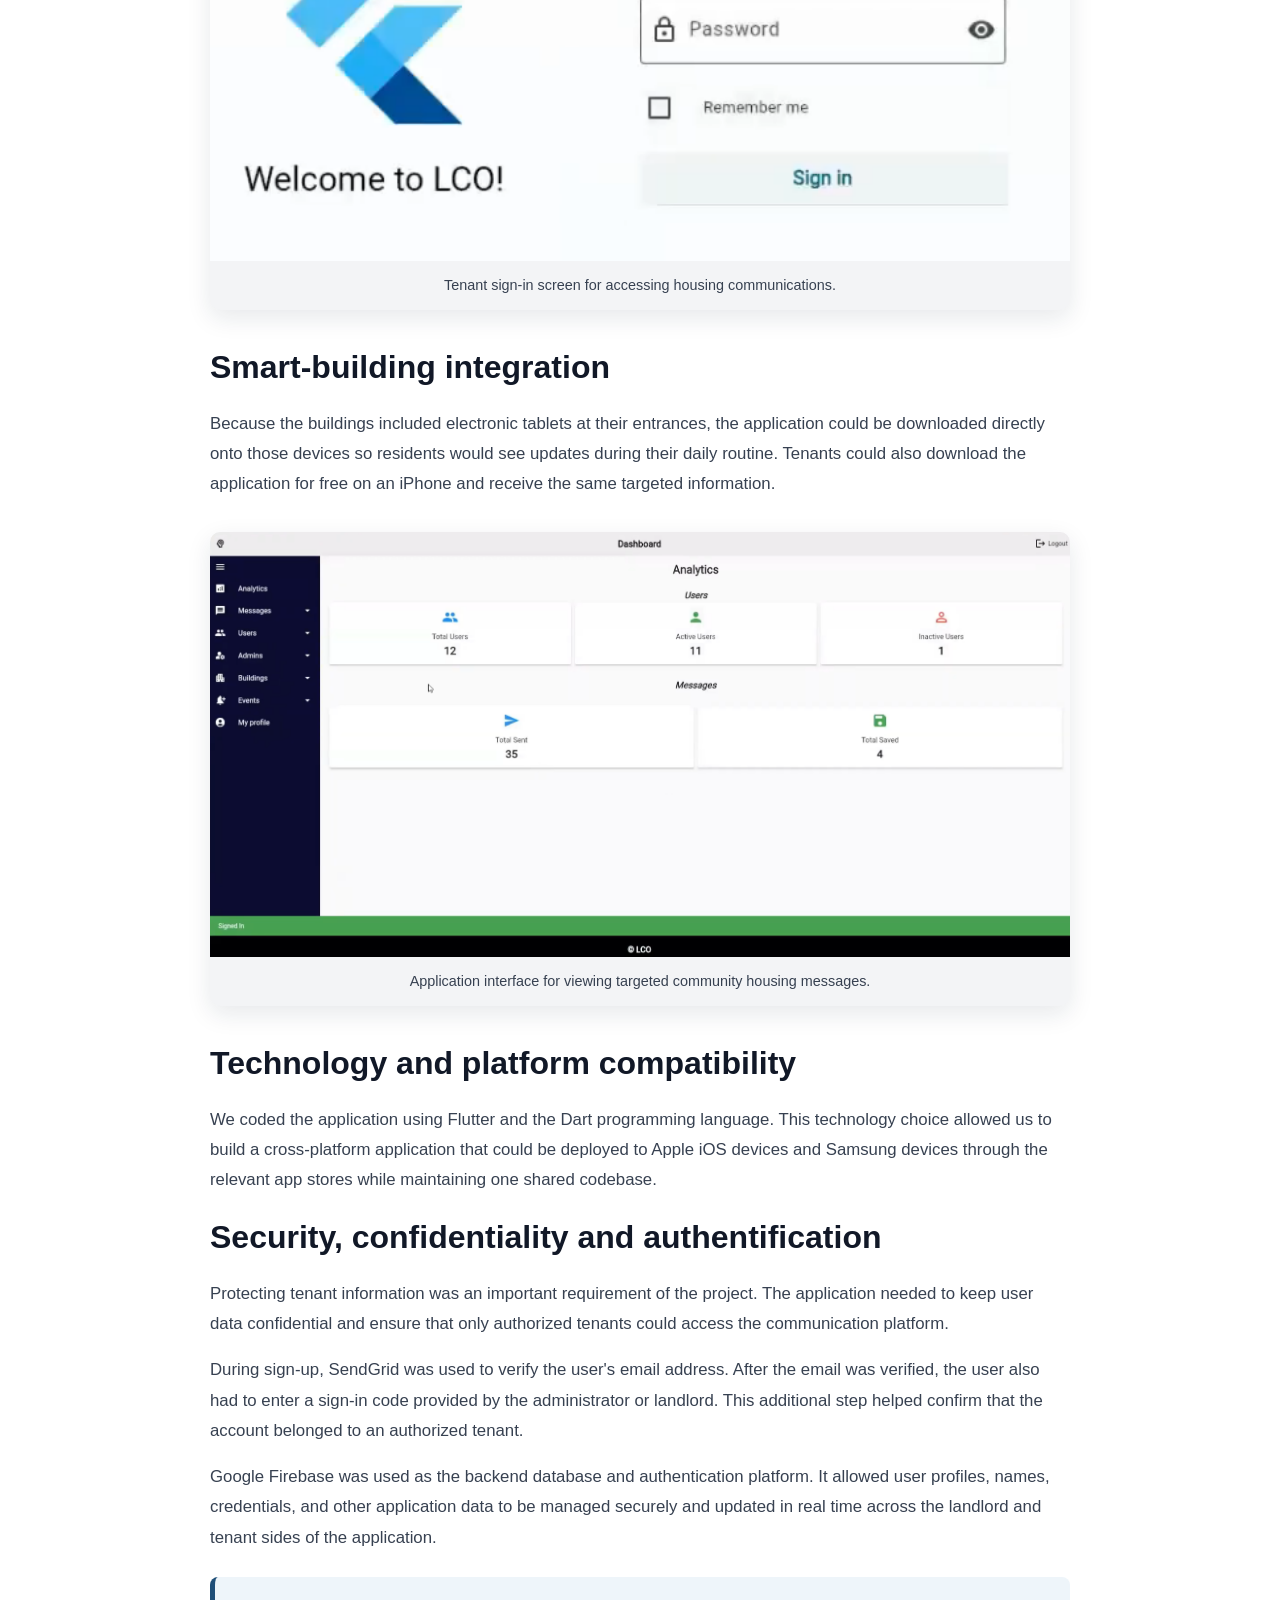
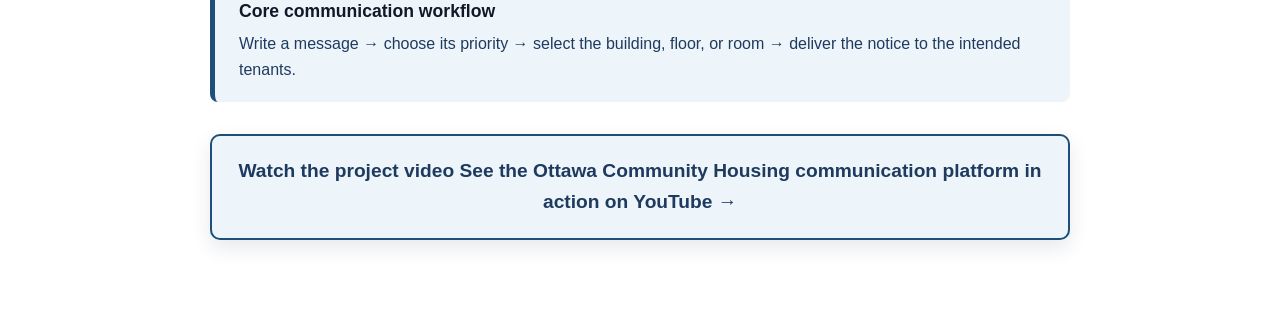
<file: ottawa-community-housing.html>
<!DOCTYPE html>
<html lang="en">
  <head>
    <meta charset="UTF-8" />
    <meta name="viewport" content="width=device-width, initial-scale=1.0" />
    <title>Ottawa Community Housing Communication Platform | William Desmarais</title>
    <link rel="stylesheet" href="styles.css" />
  </head>
  <body class="project-detail-page">
    <main>
      <section class="project-detail-hero project-detail-hero--housing">
        <img
          class="housing-hero-image"
          src="images/Housingchat.png"
          alt="Ottawa Community Housing communication application"
        >
        <div class="project-detail-hero__content">
          <p class="project-detail-hero__eyebrow">Project Detail</p>
          <h1 class="project-detail-title">Ottawa Community Housing Communication Platform</h1>
          <p class="project-detail-subtitle">
            A targeted digital communication system designed to help landlords reach tenants in smart residential buildings.
          </p>
        </div>
      </section>

      <section class="project-detail-section">
        <div class="project-detail-content">
          <a class="project-detail-back" href="index.html">← Back to portfolio</a>

          <h2>Project Description</h2>
          <p>
            Ottawa Community Housing (OCH)/ Logement Communautaire Ottawa (LCO) needed a more efficient way to communicate
            important information to tenants. Previously, landlords had to
            print thousands of paper notices and distribute them throughout
            the buildings.
          </p>
          <p>
            Our solution was a communication application called Housing Chat with separate
            landlord and tenant experiences. Landlords could write a message,
            assign a priority level, and target a specific building, floor, or
            room. Tenants could then view relevant notices digitally instead
            of relying on paper distribution.
          </p>
          <div class="housing-achievement" role="note">
            <strong>Project recognition</strong>
            <span>Our Ottawa Community Housing project won 2nd place in a school competition.</span>
          </div>

          <figure class="housing-image-card">
            <img
              src="images/housing_signin.png"
              alt="Ottawa Community Housing application sign-in screen"
            >
            <figcaption>Tenant sign-in screen for accessing housing communications.</figcaption>
          </figure>

          <h2>Smart-building integration</h2>
          <p>
            Because the buildings included electronic tablets at their
            entrances, the application could be downloaded directly onto
            those devices so residents would see updates during their daily
            routine. Tenants could also download the application for free on
            an iPhone and receive the same targeted information.
          </p>

          <figure class="housing-image-card">
            <img
              src="images/housing3.png"
              alt="Ottawa Community Housing communication application"
            >
            <figcaption>Application interface for viewing targeted community housing messages.</figcaption>
          </figure>

          <h2>Technology and platform compatibility</h2>
          <p>
            We coded the application using Flutter and the Dart programming
            language. This technology choice allowed us to build a
            cross-platform application that could be deployed to Apple iOS
            devices and Samsung devices through the relevant app stores while
            maintaining one shared codebase.
          </p>

          <h2>Security, confidentiality and authentification</h2>
          <p>
            Protecting tenant information was an important requirement of the
            project. The application needed to keep user data confidential and
            ensure that only authorized tenants could access the communication
            platform.
          </p>
          <p>
            During sign-up, SendGrid was used to verify the user's email
            address. After the email was verified, the user also had to enter a
            sign-in code provided by the administrator or landlord. This
            additional step helped confirm that the account belonged to an
            authorized tenant.
          </p>
          <p>
            Google Firebase was used as the backend database and authentication
            platform. It allowed user profiles, names, credentials, and other
            application data to be managed securely and updated in real time
            across the landlord and tenant sides of the application.
          </p>

          <div class="solar-result-callout housing-feature-callout">
            <strong>Core communication workflow</strong>
            <span>Write a message → choose its priority → select the building, floor, or room → deliver the notice to the intended tenants.</span>
          </div>

          <a
            class="project-video-link-box"
            href="https://www.youtube.com/watch?v=-XQgRiNao5w&t=1s"
            target="_blank"
            rel="noopener noreferrer"
          >
            <strong>Watch the project video</strong>
            <span>See the Ottawa Community Housing communication platform in action on YouTube →</span>
          </a>
        </div>
      </section>
    </main>

    <script>
      const heroImage = document.querySelector('.housing-hero-image');
      const heroSection = document.querySelector('.project-detail-hero');

      if (heroImage && heroSection) {
        const updateHeroFade = () => {
          const opacity = Math.max(0, 1 - window.scrollY / 500);
          heroImage.style.opacity = opacity;
          heroSection.style.setProperty('--hero-opacity', opacity);
        };

        window.addEventListener('scroll', updateHeroFade, { passive: true });
        updateHeroFade();
      }
    </script>
  </body>
</html>
</file>
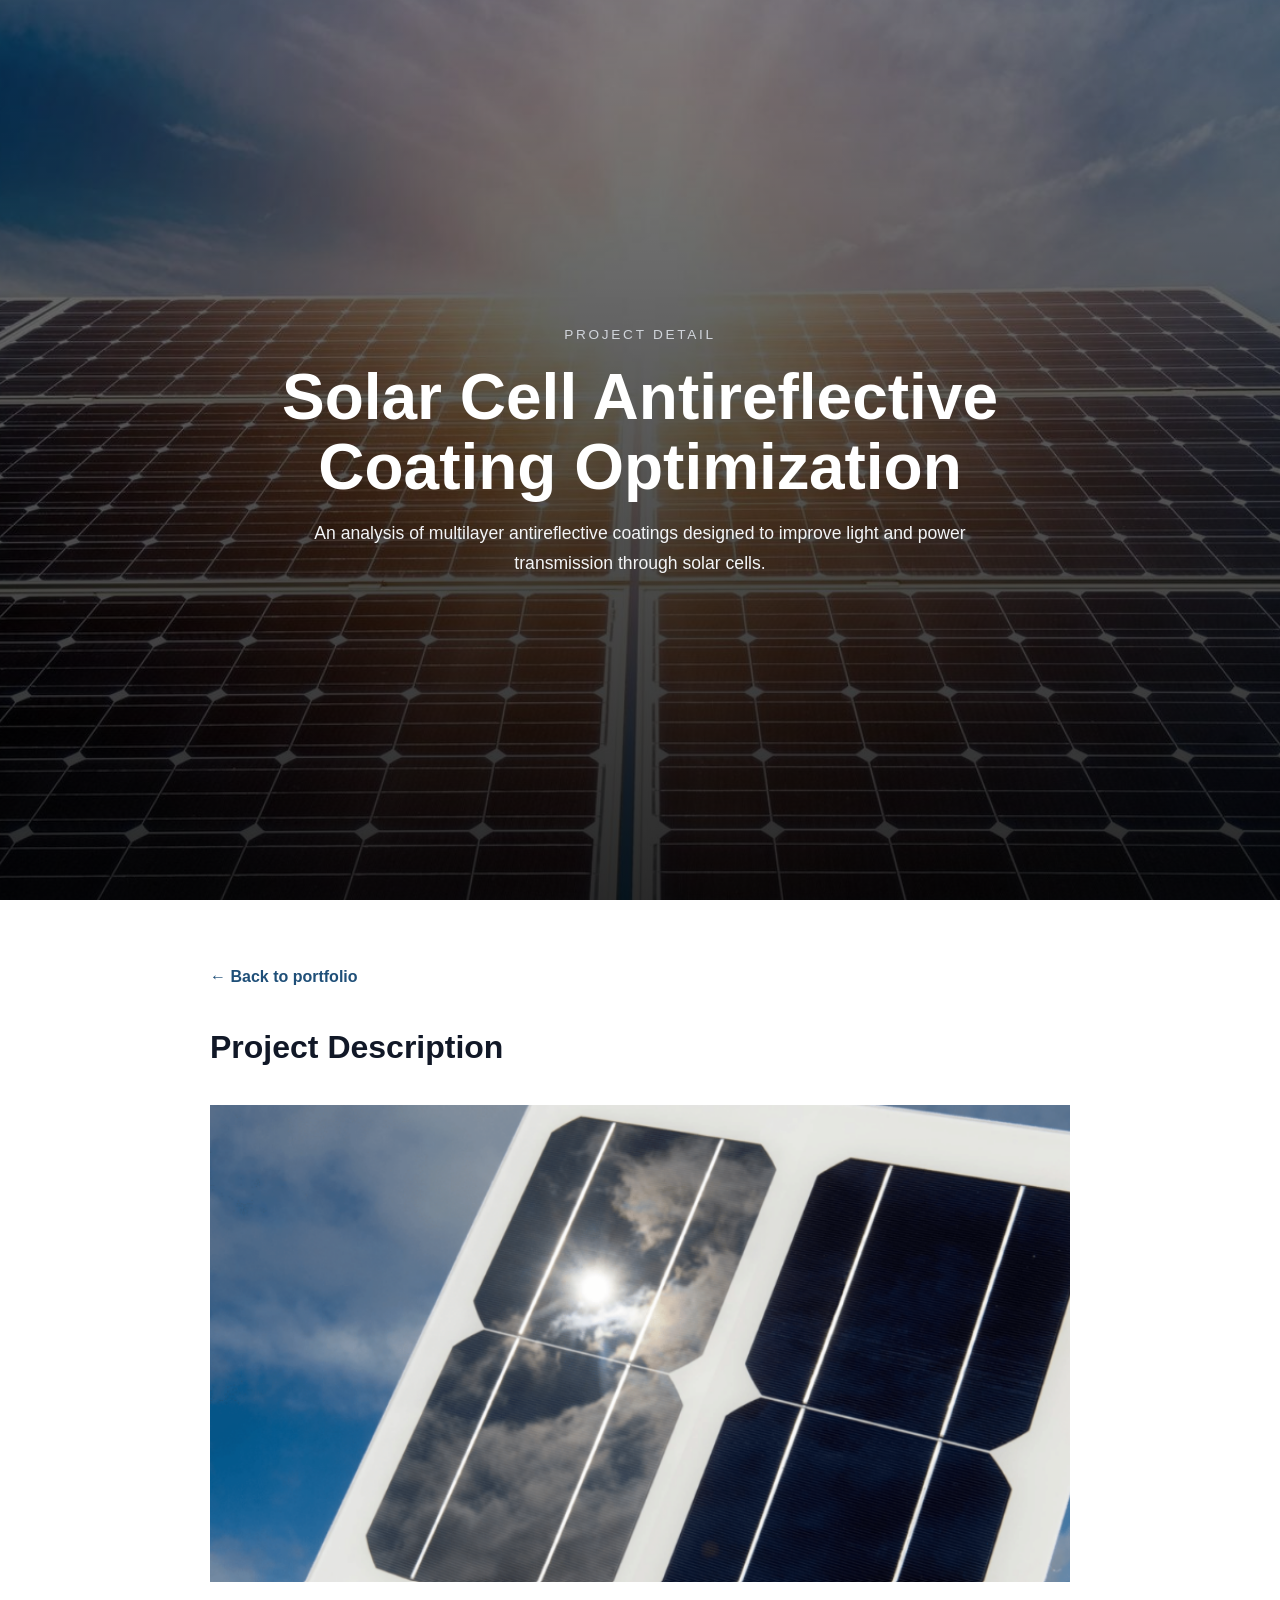
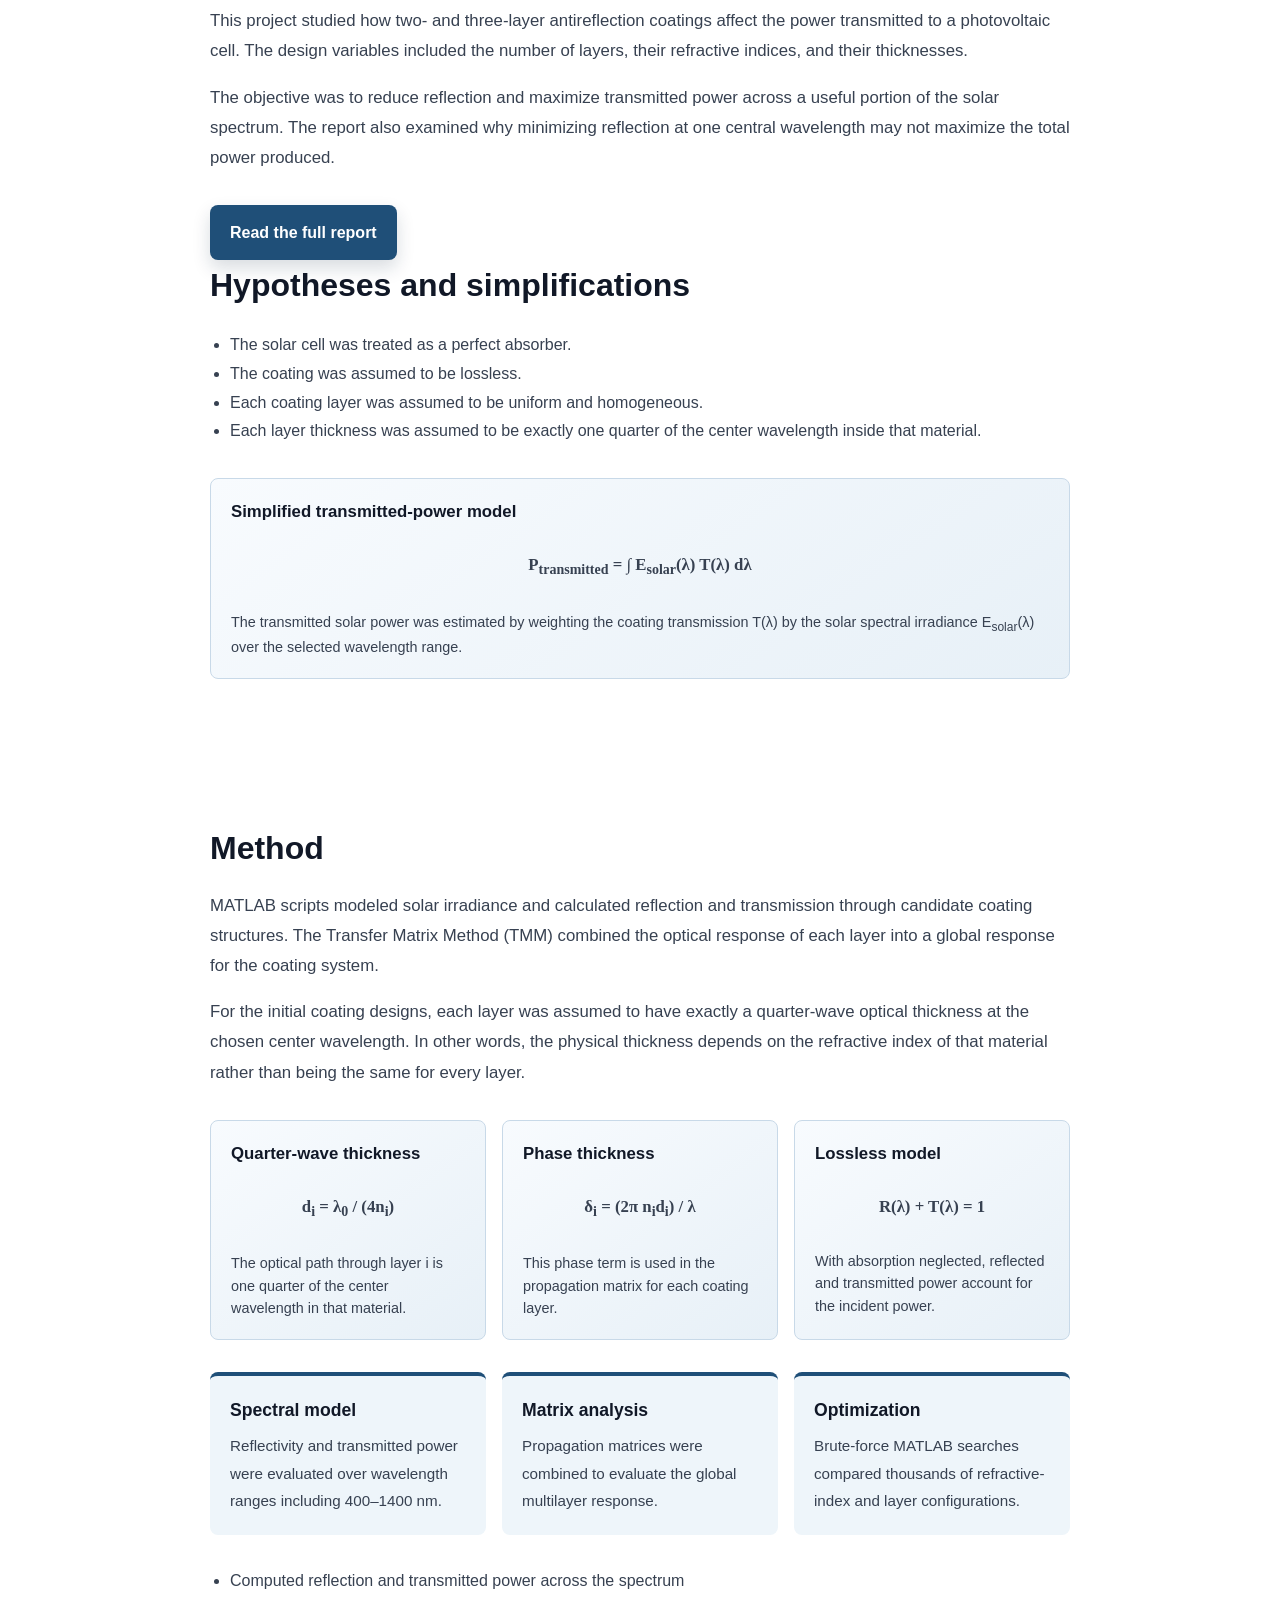
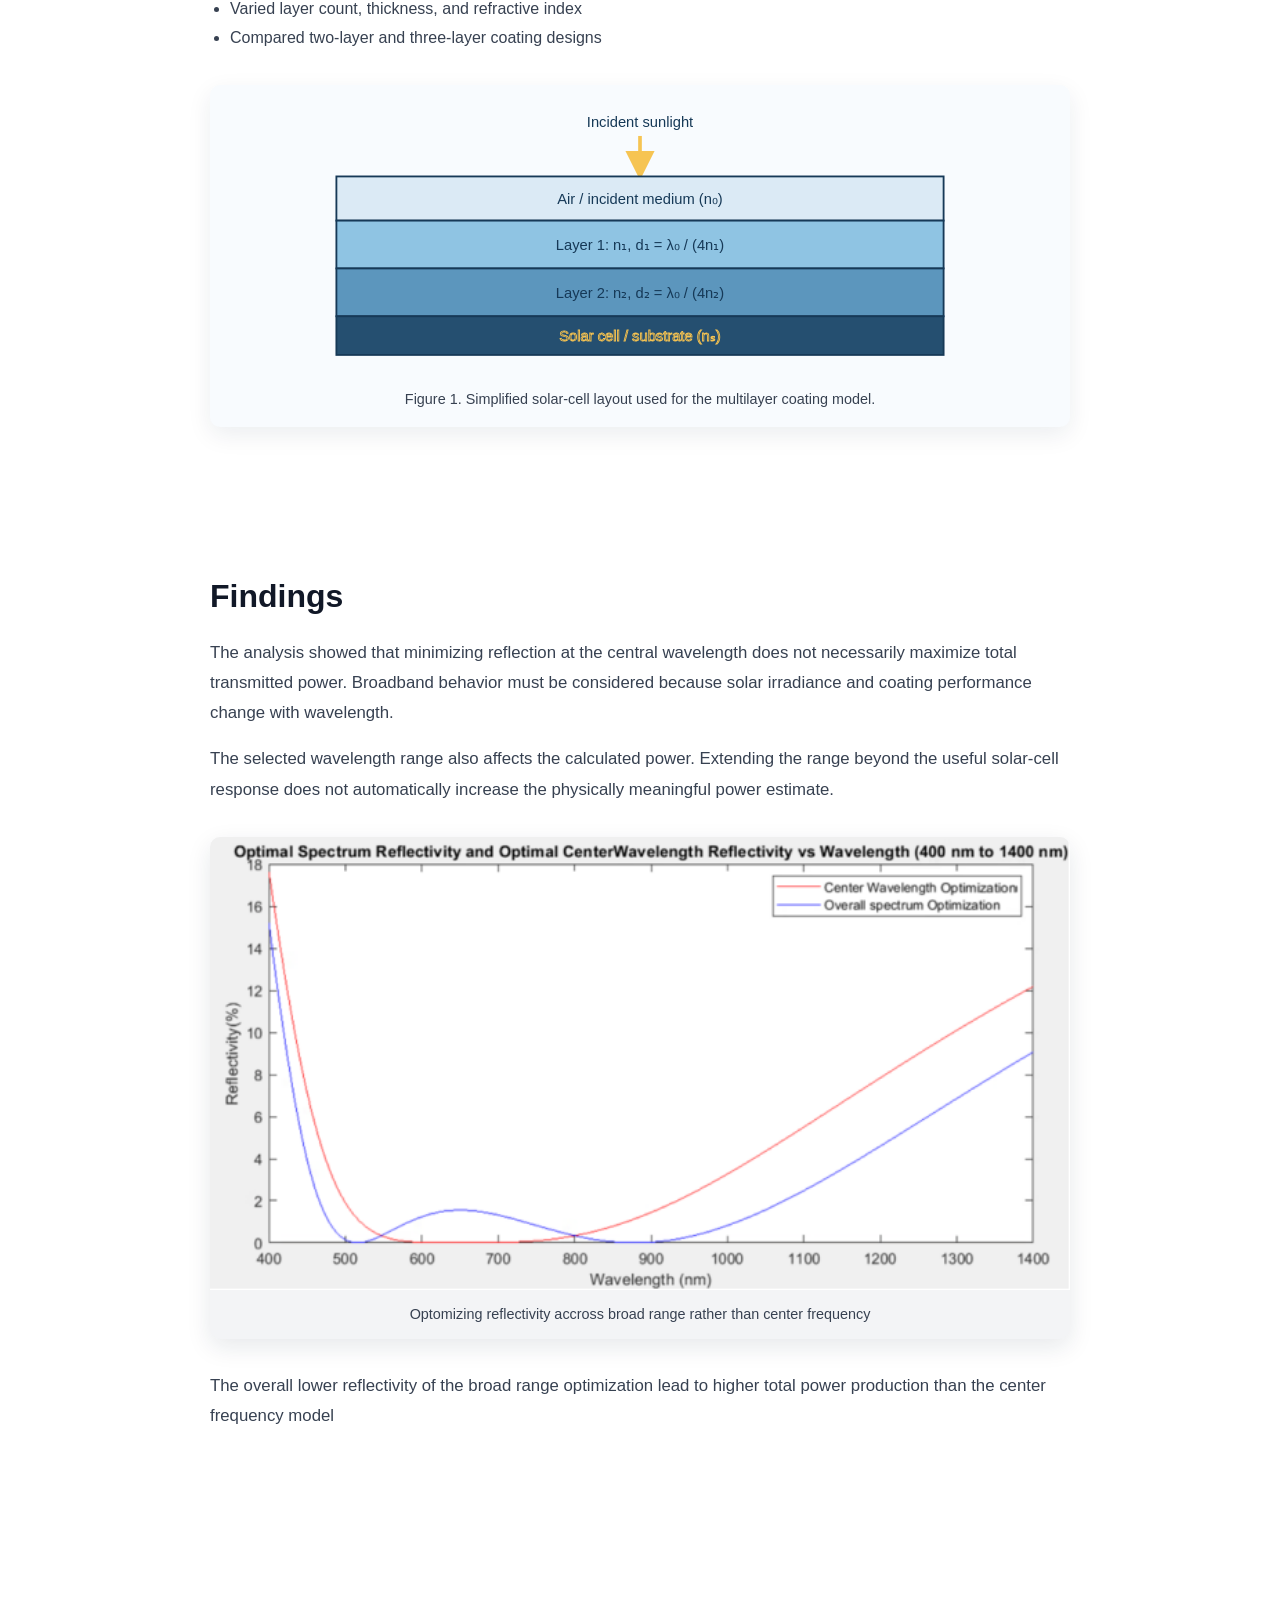
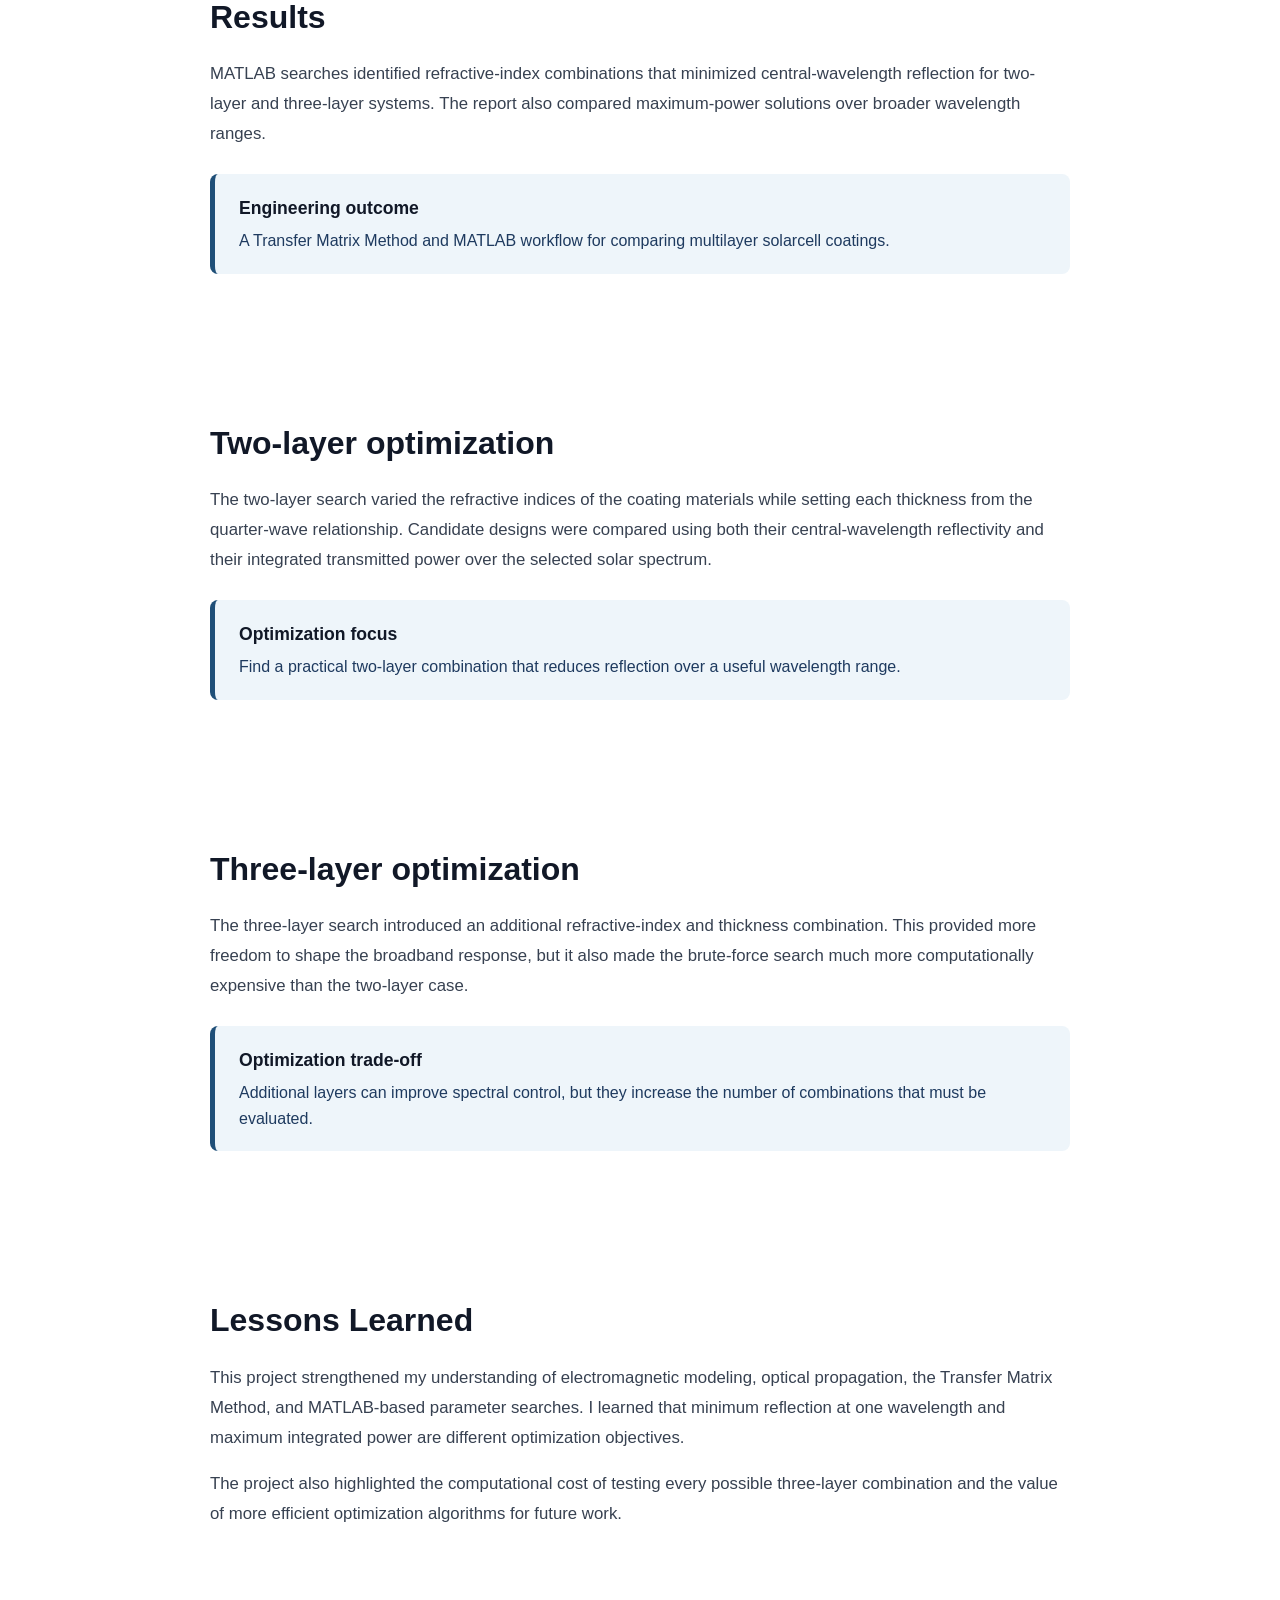
<file: solar-cell-antireflective-coating.html>
<!DOCTYPE html>
<html lang="en">
  <head>
    <meta charset="UTF-8" />
    <meta name="viewport" content="width=device-width, initial-scale=1.0" />
    <title>Solar Cell Antireflective Coating | William Desmarais</title>
    <link rel="stylesheet" href="styles.css" />
  </head>
  <body class="project-detail-page">
    <main>
      <section class="project-detail-hero">
        <div
          class="project-detail-hero__bg"
          aria-hidden="true"
          style="background-image: url('images/solar-cells.jpg');"
        ></div>
        <div class="project-detail-hero__overlay" aria-hidden="true"></div>
        <div class="project-detail-hero__content">
          <p class="project-detail-hero__eyebrow">Project Detail</p>
          <h1 class="project-detail-title">Solar Cell Antireflective Coating Optimization</h1>
          <p class="project-detail-subtitle">
            An analysis of multilayer antireflective coatings designed to improve light and power transmission through solar cells.
          </p>
        </div>
      </section>

      <section class="project-detail-section">
        <div class="project-detail-content">
          <a class="project-detail-back" href="index.html">← Back to portfolio</a>
          <h2>Project Description</h2>
          <img
            class="project-detail-image"
            src="images/antireflection.png"
            alt="Solar cell antireflective coating analysis"
          >
          <p>
            This project studied how two- and three-layer
            antireflection coatings affect the power transmitted to a
            photovoltaic cell. The design variables included the number of
            layers, their refractive indices, and their thicknesses.
          </p>
          <p>
            The objective was to reduce reflection and maximize transmitted
            power across a useful portion of the solar spectrum. The report
            also examined why minimizing reflection at one central wavelength
            may not maximize the total power produced.
          </p>
          <a class="project-report-link" href="Project ELG3106.pdf" target="_blank" rel="noopener">
            Read the full report
          </a>
          <h2>Hypotheses and simplifications</h2>
          <ul>
            <li>The solar cell was treated as a perfect absorber.</li>
            <li>The coating was assumed to be lossless.</li>
            <li>Each coating layer was assumed to be uniform and homogeneous.</li>
            <li>Each layer thickness was assumed to be exactly one quarter of the center wavelength inside that material.</li>
          </ul>
          <div class="solar-equation-card solar-irradiance-card">
            <h3>Simplified transmitted-power model</h3>
            <p class="solar-equation">P<sub>transmitted</sub> = &int; E<sub>solar</sub>(&lambda;) T(&lambda;) d&lambda;</p>
            <p>
              The transmitted solar power was estimated by weighting the
              coating transmission T(&lambda;) by the solar spectral irradiance
              E<sub>solar</sub>(&lambda;) over the selected wavelength range.
            </p>
          </div>
        </div>
      </section>

      <section class="project-detail-section solar-project-section">
        <div class="project-detail-content">
          <h2>Method</h2>
          <p>
            MATLAB scripts modeled solar irradiance and calculated reflection
            and transmission through candidate coating structures. The
            Transfer Matrix Method (TMM) combined the optical response of
            each layer into a global response for the coating system.
          </p>
          <p>
            For the initial coating designs, each layer was assumed to have
            exactly a quarter-wave optical thickness at the chosen center
            wavelength. In other words, the physical thickness depends on the
            refractive index of that material rather than being the same for
            every layer.
          </p>
          <div class="solar-equation-grid" aria-label="Key equations from the report">
            <div class="solar-equation-card">
              <h3>Quarter-wave thickness</h3>
              <p class="solar-equation">d<sub>i</sub> = &lambda;<sub>0</sub> / (4n<sub>i</sub>)</p>
              <p>
                The optical path through layer i is one quarter of the center
                wavelength in that material.
              </p>
            </div>
            <div class="solar-equation-card">
              <h3>Phase thickness</h3>
              <p class="solar-equation">&delta;<sub>i</sub> = (2&pi; n<sub>i</sub>d<sub>i</sub>) / &lambda;</p>
              <p>
                This phase term is used in the propagation matrix for each
                coating layer.
              </p>
            </div>
            <div class="solar-equation-card">
              <h3>Lossless model</h3>
              <p class="solar-equation">R(&lambda;) + T(&lambda;) = 1</p>
              <p>
                With absorption neglected, reflected and transmitted power
                account for the incident power.
              </p>
            </div>
          </div>
          <div class="solar-detail-grid">
            <div class="solar-detail-card">
              <h3>Spectral model</h3>
              <p>Reflectivity and transmitted power were evaluated over wavelength ranges including 400–1400 nm.</p>
            </div>
            <div class="solar-detail-card">
              <h3>Matrix analysis</h3>
              <p>Propagation matrices were combined to evaluate the global multilayer response.</p>
            </div>
            <div class="solar-detail-card">
              <h3>Optimization</h3>
              <p>Brute-force MATLAB searches compared thousands of refractive-index and layer configurations.</p>
            </div>
          </div>
          <ul>
            <li>Computed reflection and transmitted power across the spectrum</li>
            <li>Varied layer count, thickness, and refractive index</li>
            <li>Compared two-layer and three-layer coating designs</li>
          </ul>
          <figure class="solar-figure">
            <svg class="solar-layer-diagram" viewBox="0 0 900 300" role="img" aria-labelledby="layer-diagram-title layer-diagram-desc">
              <title id="layer-diagram-title">Solar cell multilayer layout</title>
              <desc id="layer-diagram-desc">Incident sunlight enters two quarter-wave coating layers before reaching the solar cell.</desc>
              <defs>
                <marker id="solar-arrow" markerWidth="8" markerHeight="8" refX="7" refY="4" orient="auto">
                  <path d="M0,0 L8,4 L0,8 Z" fill="#f6c453"></path>
                </marker>
              </defs>
              <text x="450" y="28" text-anchor="middle" class="solar-diagram-label">Incident sunlight</text>
              <line x1="450" y1="38" x2="450" y2="82" class="solar-light-arrow" marker-end="url(#solar-arrow)"></line>
              <rect x="120" y="82" width="660" height="48" class="solar-layer solar-air"></rect>
              <text x="450" y="112" text-anchor="middle" class="solar-diagram-label">Air / incident medium (n₀)</text>
              <rect x="120" y="130" width="660" height="52" class="solar-layer solar-layer-one"></rect>
              <text x="450" y="162" text-anchor="middle" class="solar-diagram-label">Layer 1: n₁, d₁ = λ₀ / (4n₁)</text>
              <rect x="120" y="182" width="660" height="52" class="solar-layer solar-layer-two"></rect>
              <text x="450" y="214" text-anchor="middle" class="solar-diagram-label">Layer 2: n₂, d₂ = λ₀ / (4n₂)</text>
              <rect x="120" y="234" width="660" height="42" class="solar-layer solar-cell"></rect>
              <text x="450" y="261" text-anchor="middle" class="solar-diagram-label">Solar cell / substrate (nₛ)</text>
            </svg>
            <figcaption>Figure 1. Simplified solar-cell layout used for the multilayer coating model.</figcaption>
          </figure>
        </div>
      </section>

      <section class="project-detail-section solar-project-section">
        <div class="project-detail-content">
          <h2>Findings</h2>
          <p>
            The analysis showed that minimizing reflection at the central
            wavelength does not necessarily maximize total transmitted power.
            Broadband behavior must be considered because solar irradiance and
            coating performance change with wavelength.
          </p>
          <p>
            The selected wavelength range also affects the calculated power.
            Extending the range beyond the useful solar-cell response does not
            automatically increase the physically meaningful power estimate.
          </p>
          <figure class="experience-detail-figure">
            <img src="images/solarreflection.png" alt="solar reflection transmission">
            <figcaption>Optomizing reflectivity accross broad range rather than center frequency</figcaption>
          </figure>
          <p> The overall lower reflectivity of the broad range optimization lead to higher total power production than the center frequency model  </p>
        </div>
      </section>

      <section class="project-detail-section">
        <div class="project-detail-content">
          <h2>Results</h2>
          <p>
            MATLAB searches identified refractive-index combinations that
            minimized central-wavelength reflection for two-layer and
            three-layer systems. The report also compared maximum-power
            solutions over broader wavelength ranges.
          </p>
          <div class="solar-result-callout">
            <strong>Engineering outcome</strong>
            <span>A Transfer Matrix Method and MATLAB workflow for comparing multilayer solarcell coatings.</span>
          </div>
        </div>
      </section>

      <section class="project-detail-section solar-project-section">
        <div class="project-detail-content">
          <h2>Two-layer optimization</h2>
          <p>
            The two-layer search varied the refractive indices of the coating
            materials while setting each thickness from the quarter-wave
            relationship. Candidate designs were compared using both their
            central-wavelength reflectivity and their integrated transmitted
            power over the selected solar spectrum.
          </p>
          <div class="solar-result-callout">
            <strong>Optimization focus</strong>
            <span>Find a practical two-layer combination that reduces reflection over a useful wavelength range.</span>
          </div>
        </div>
      </section>

      <section class="project-detail-section solar-project-section">
        <div class="project-detail-content">
          <h2>Three-layer optimization</h2>
          <p>
            The three-layer search introduced an additional refractive-index
            and thickness combination. This provided more freedom to shape the
            broadband response, but it also made the brute-force search much
            more computationally expensive than the two-layer case.
          </p>
          <div class="solar-result-callout">
            <strong>Optimization trade-off</strong>
            <span>Additional layers can improve spectral control, but they increase the number of combinations that must be evaluated.</span>
          </div>
        </div>
      </section>

      <section class="project-detail-section solar-project-section">
        <div class="project-detail-content">
          <h2>Lessons Learned</h2>
          <p>
            This project strengthened my understanding of electromagnetic
            modeling, optical propagation, the Transfer Matrix Method, and
            MATLAB-based parameter searches. I learned that minimum reflection
            at one wavelength and maximum integrated power are different
            optimization objectives.
          </p>
          <p>
            The project also highlighted the computational cost of testing
            every possible three-layer combination and the value of more
            efficient optimization algorithms for future work.
          </p>
        </div>
      </section>
    </main>

    <script>
      const heroBackground = document.querySelector('.project-detail-hero__bg');
      const heroSection = document.querySelector('.project-detail-hero');

      if (heroBackground && heroSection) {
        const fadeDistance = 500;
        const updateHeroFade = () => {
          const opacity = Math.max(0, 1 - window.scrollY / fadeDistance);
          heroBackground.style.opacity = opacity;
          heroSection.style.setProperty('--hero-opacity', opacity);
        };

        window.addEventListener('scroll', updateHeroFade, { passive: true });
        updateHeroFade();
      }
    </script>
  </body>
</html>
</file>
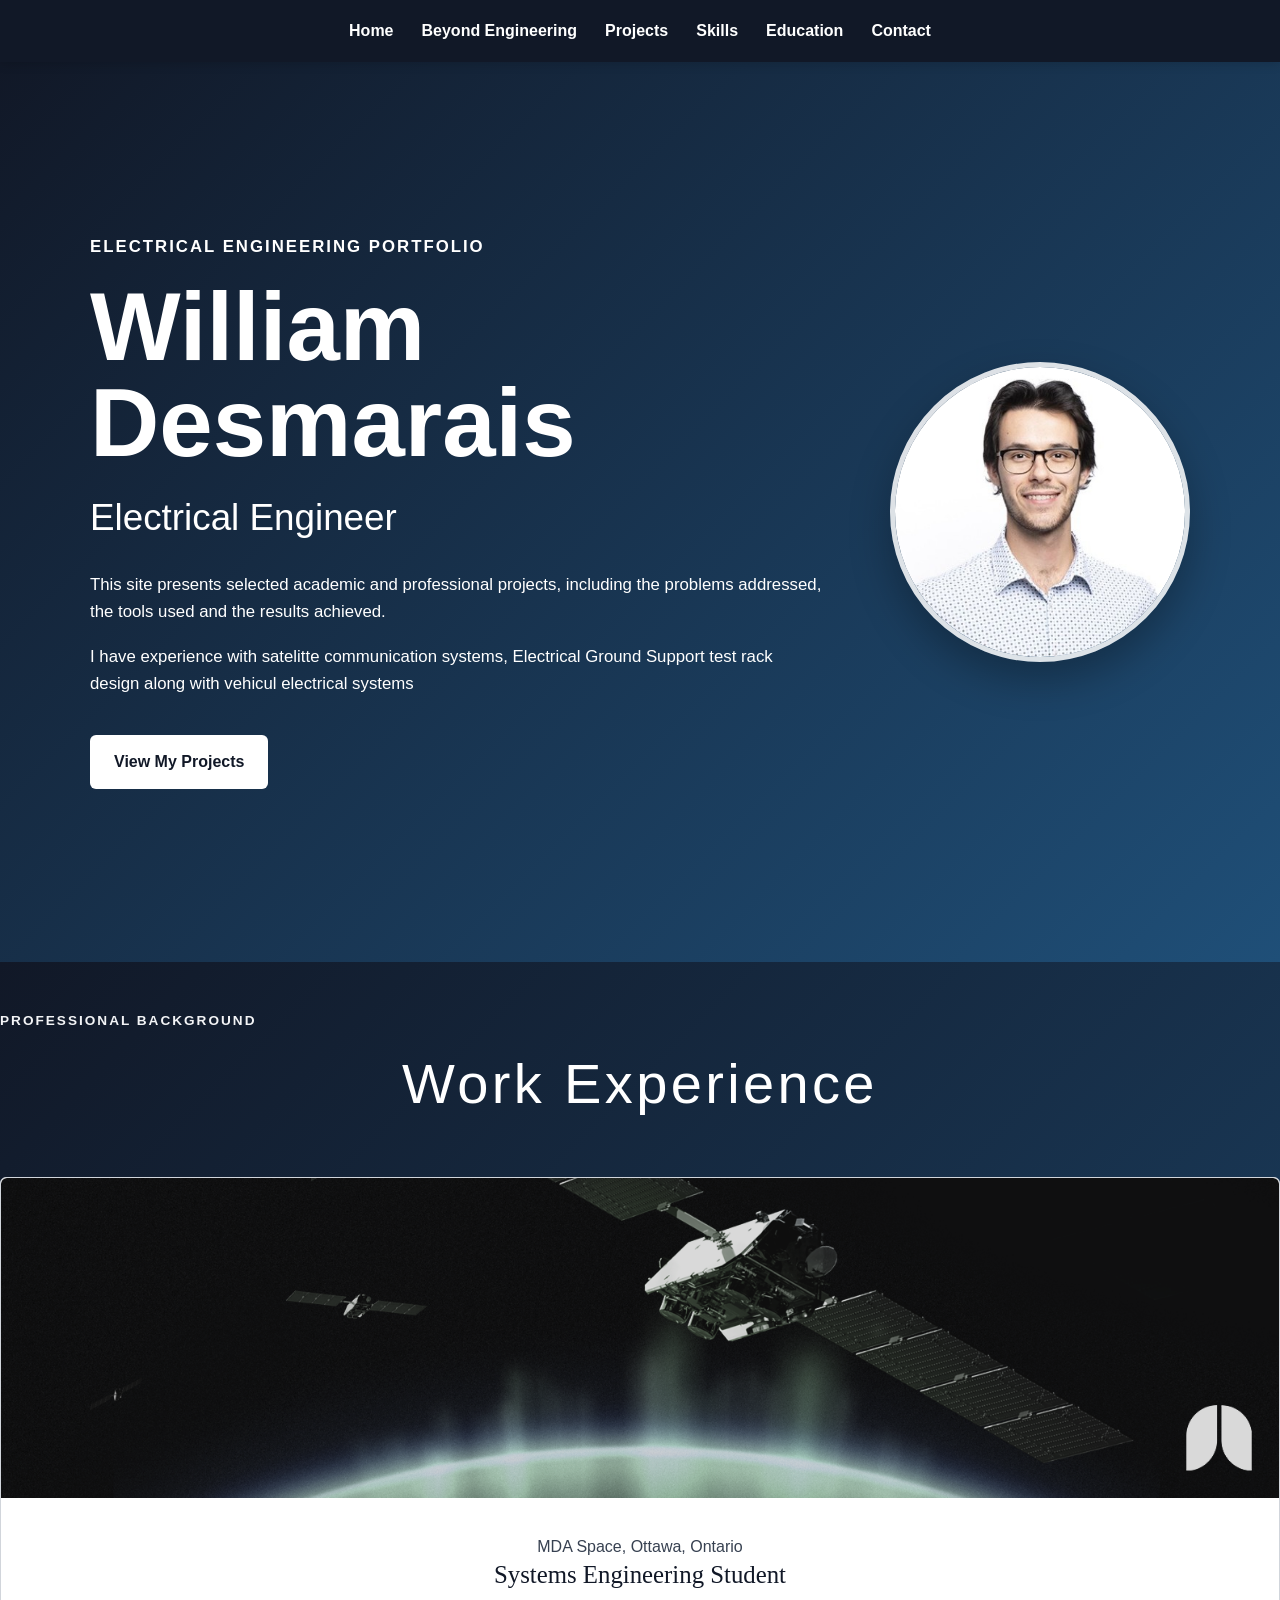
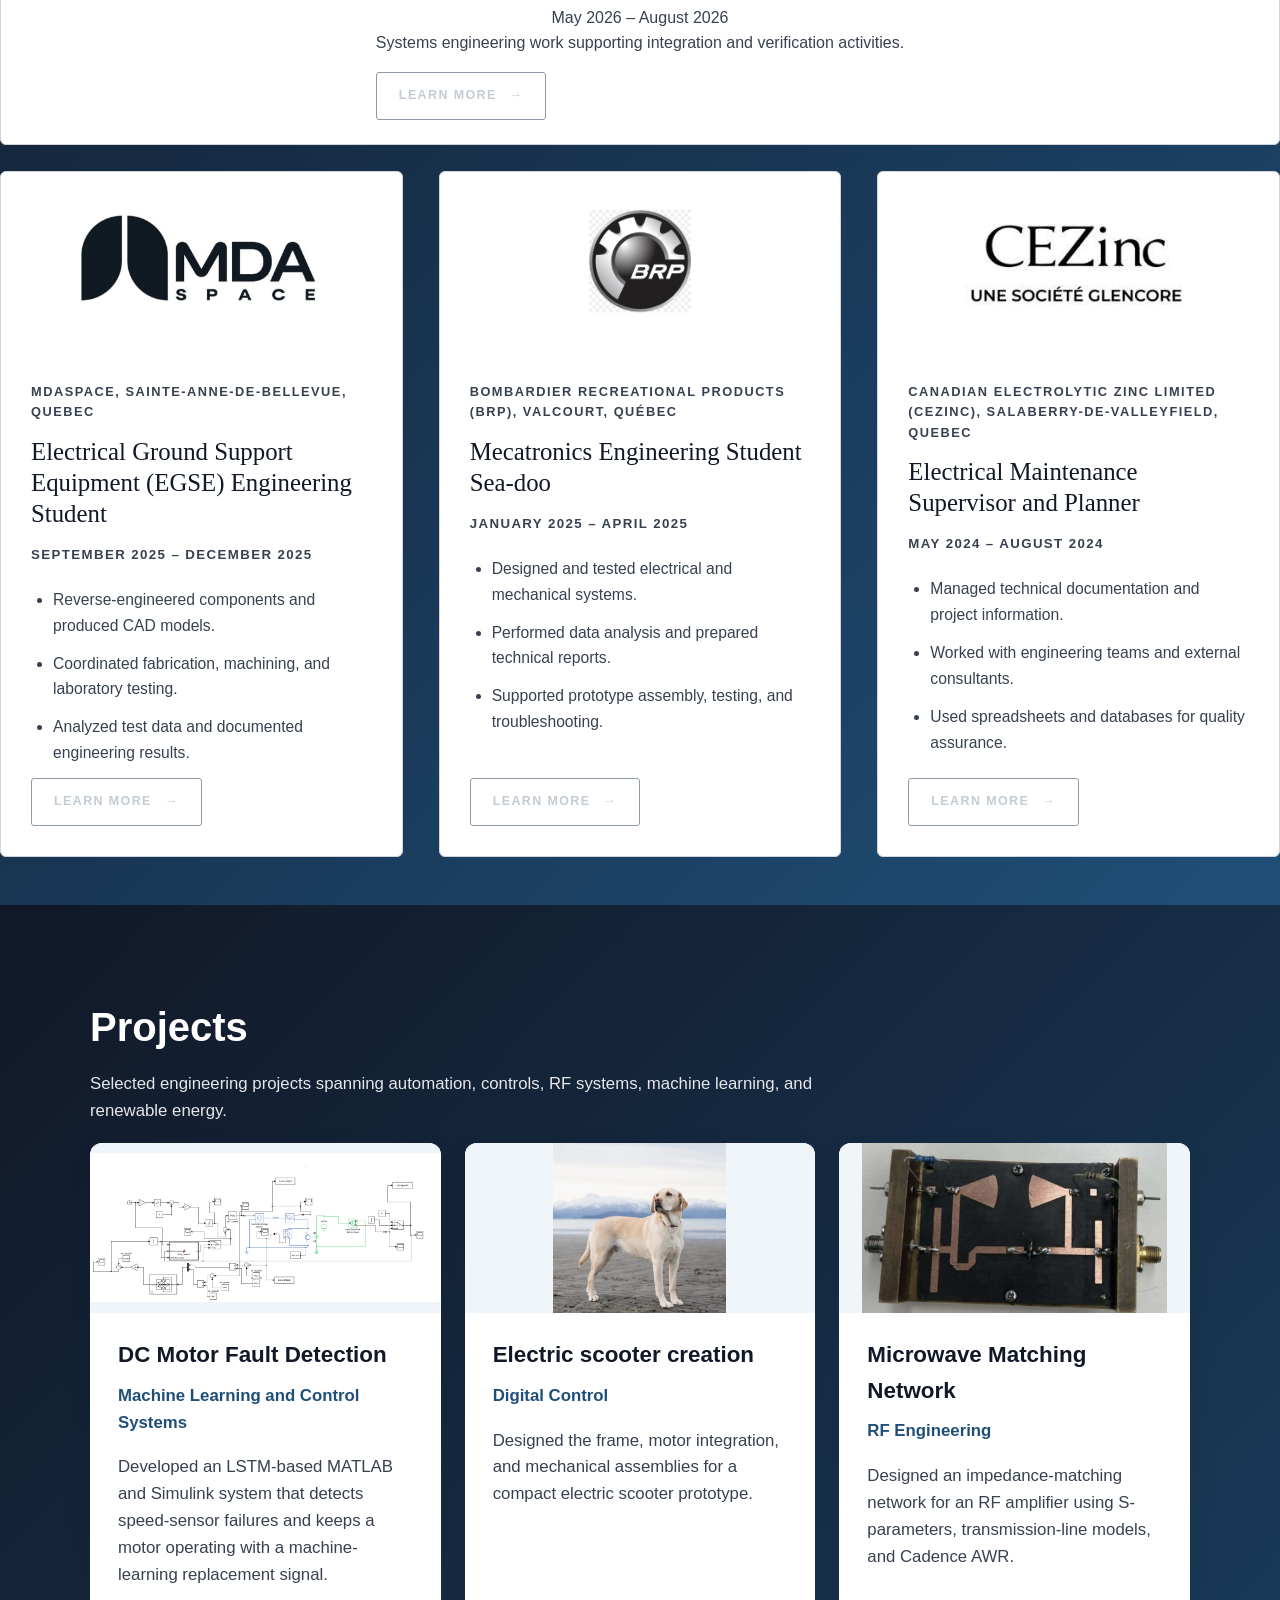
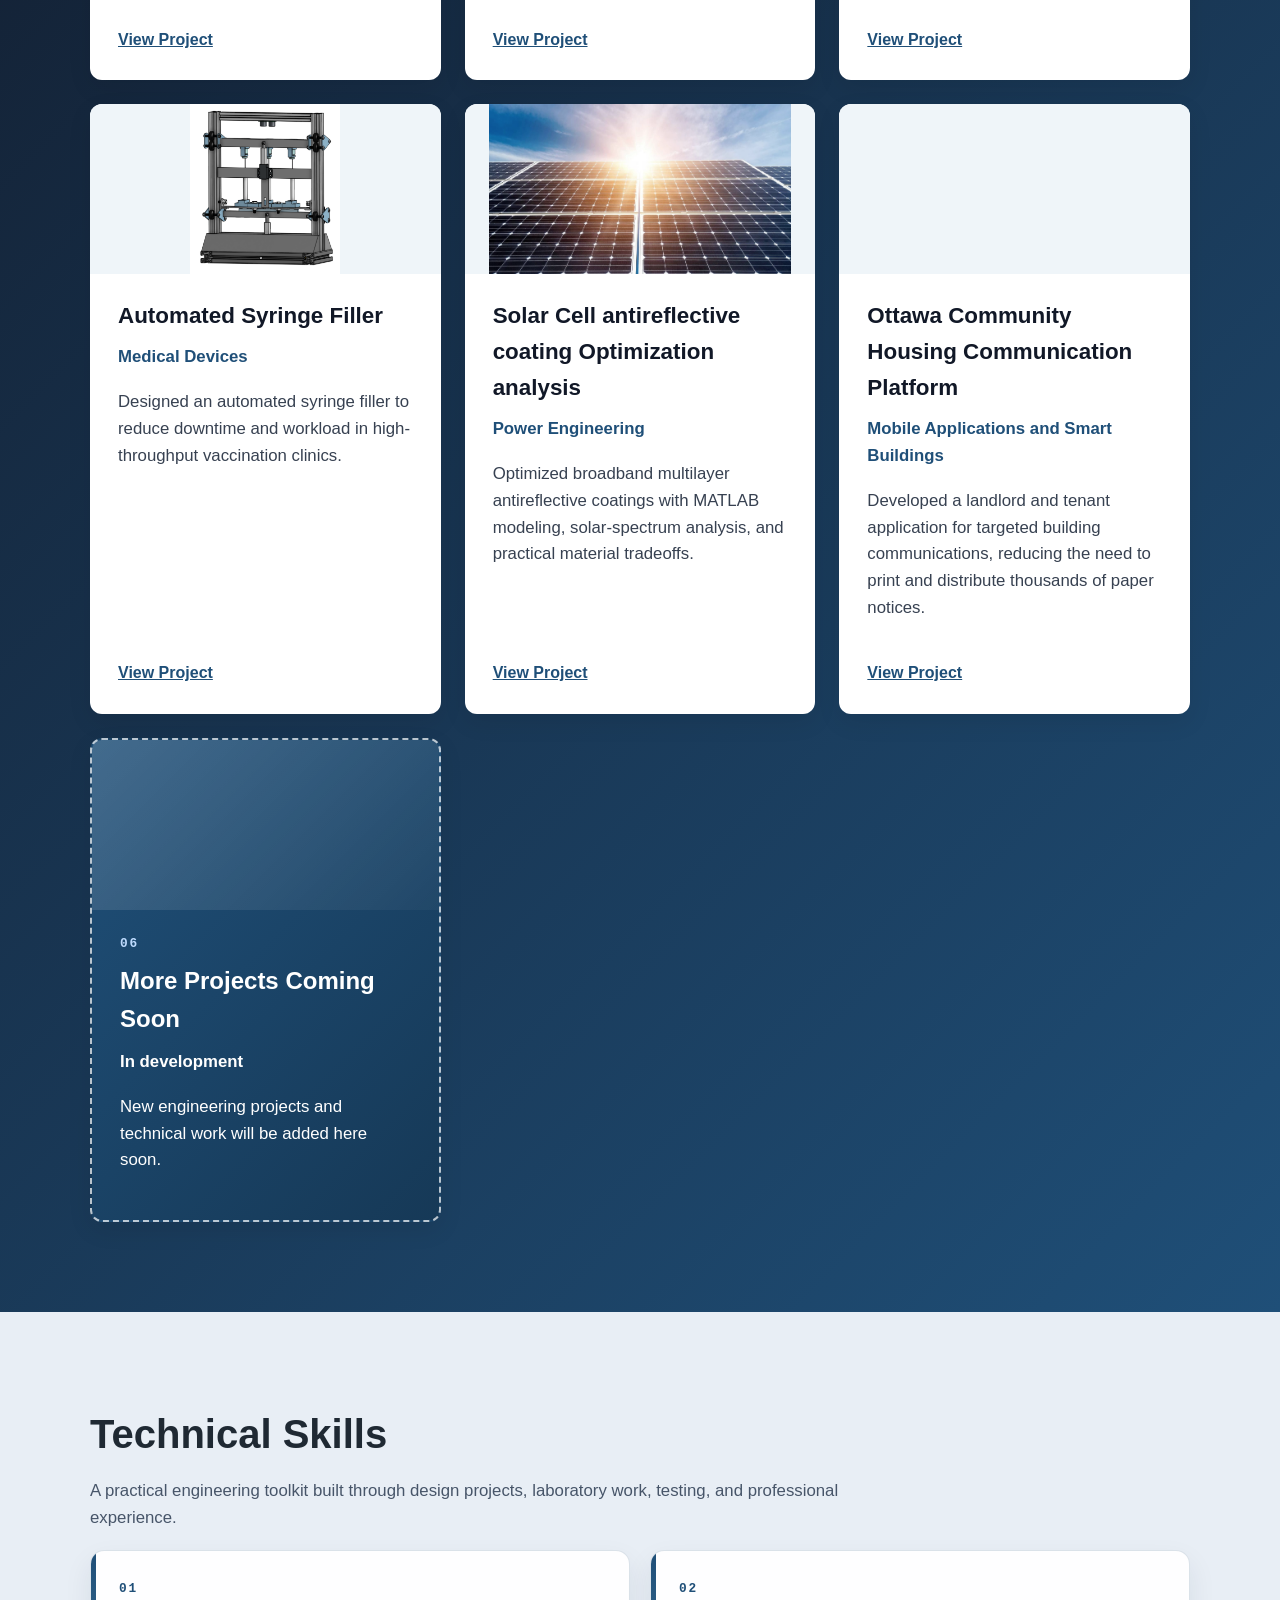
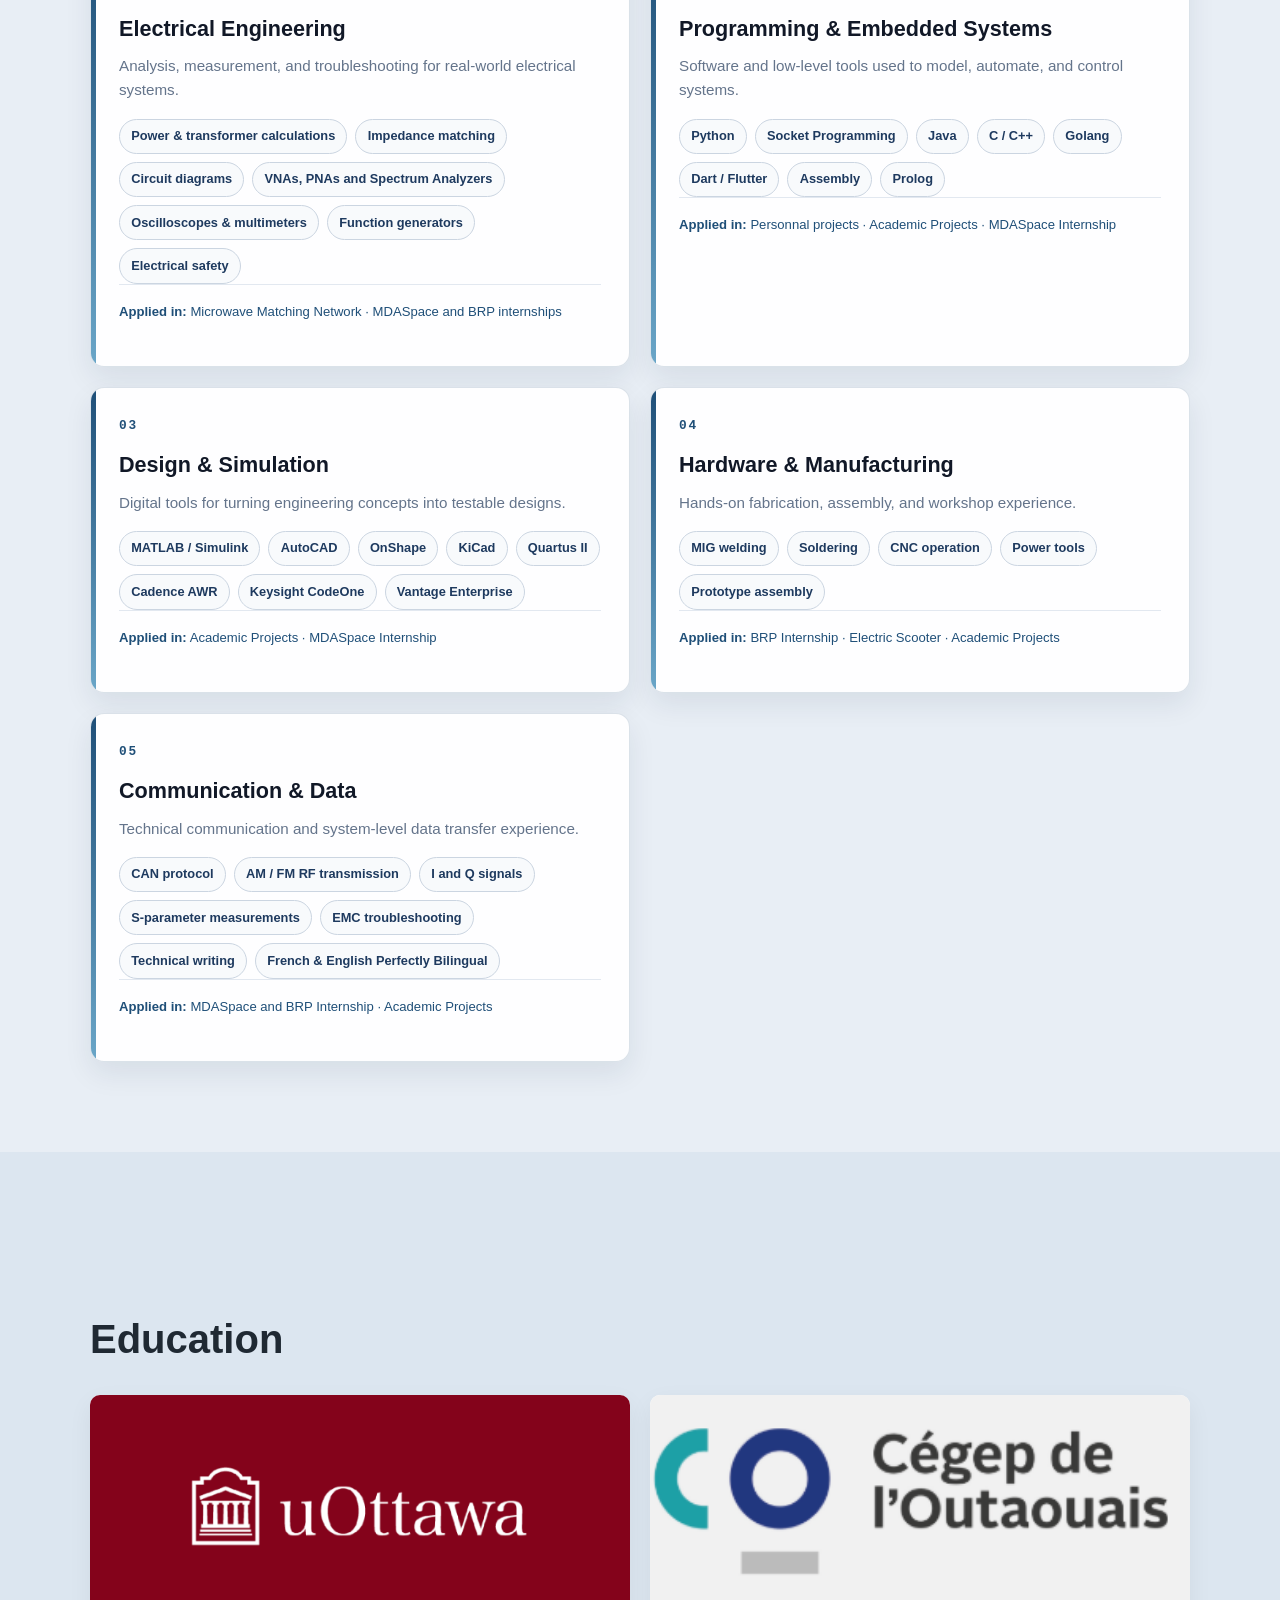
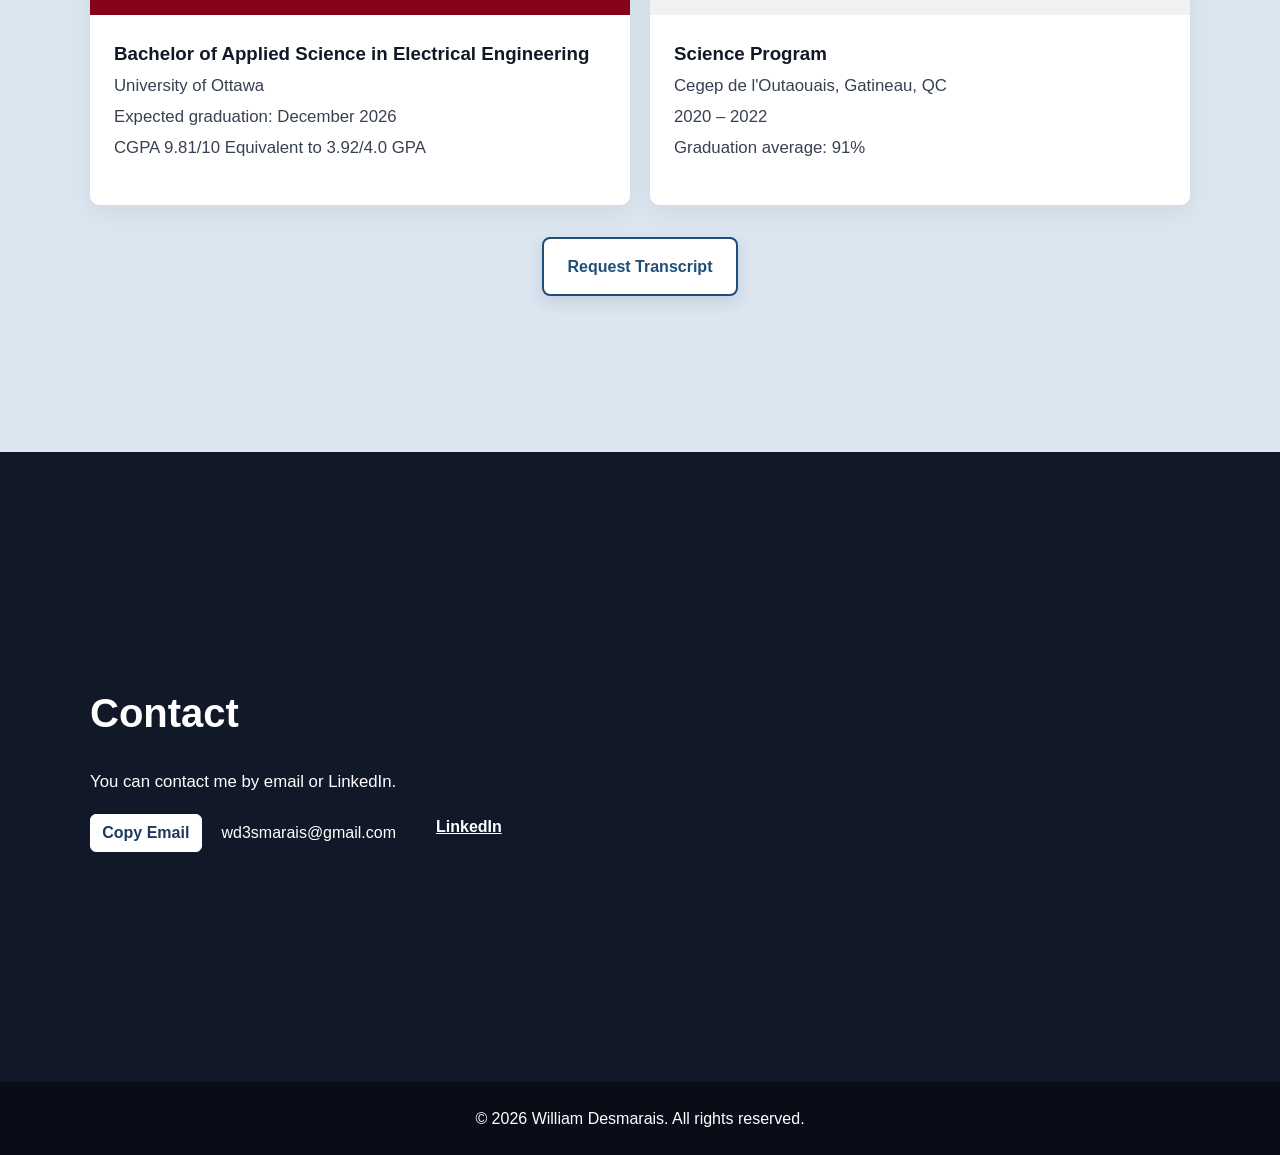
<file: website portfolio.html>
<!DOCTYPE html>
<html lang="en">
<head>
  <meta charset="UTF-8">

  <meta
    name="viewport"
    content="width=device-width, initial-scale=1.0"
  >

  <title>My Engineering Portfolio</title>

  <link rel="stylesheet" href="styles.css">
</head>

<body>

  <header class="site-header">
    <nav class="navigation">
      <a href="#home">Home</a>
      <a href="about-me.html">Beyond Engineering</a>
      <a href="#projects">Projects</a>
      <a href="#skills">Skills</a>
      <a href="#education">Education</a>
      <a href="#contact">Contact</a>
    </nav>
  </header>

  <main>

    <section id="home" class="section hero-section">
      <div class="content">
        <div class="home-hero-layout">
          <div class="home-hero-copy">
            <p class="eyebrow">Electrical Engineering Portfolio</p>

            <h1>William Desmarais</h1>

            <h2>Electrical Engineer</h2>
            <p>
              This site presents selected academic and professional projects, including the problems addressed, the tools used and the results achieved.
            </p>
            <p>
              I have experience with satelitte communication systems, Electrical Ground Support test rack design along with vehicul electrical systems
            </p>

            <a class="button" href="#projects">
              View My Projects
            </a>
          </div>

          <img
            class="home-profile-image"
            src="images/linkedin-profile.jpg"
            alt="William Desmarais"
          >
        </div>
      </div>
    </section>

    <section id="experience" class="experience-section">
      <div class="experience-container">

        <p class="section-label">Professional Background</p>
        <h2 class="experience-heading">Work Experience</h2>

        <!-- Wide experience (MDASpace) -->
        <div class="experience-card experience-card--wide card--mdaspace">
          <div class="card-image">
                    <img src="images/MDA_Aurora.png" alt="MDA Space" />
          </div>
          <div class="card-content">
            <span class="card-company">MDA Space, Ottawa, Ontario</span>
            <h3 class="card-title">Systems Engineering Student</h3>
            <span class="card-date">May 2026 – August 2026</span>
            <p class="card-coming-soon">Systems engineering work supporting integration and verification activities.</p>
            <a href="mda-space.html" class="experience-button" style="margin-top:1rem">Learn More <span>→</span></a>
          </div>
        </div>

        <div class="experience-grid">

          <!-- Experience 1 -->
           <article class="experience-card">
            <div class="experience-image-box">
              <img
                src="images/MDA.png"
                alt="MDA Space logo"
                class="experience-logo"
              >
            </div>

            <div class="experience-content">
              <p class="experience-company">
                MDASpace, Sainte-Anne-de-Bellevue, Quebec
              </p>

              <h3>Electrical Ground Support Equipment (EGSE) Engineering Student </h3>

              <p class="experience-date">
                September 2025 – December 2025
              </p>

              <ul class="experience-list">
                <li>
                  Reverse-engineered components and produced CAD models.
                </li>

                <li>
                  Coordinated fabrication, machining, and laboratory testing.
                </li>

                <li>
                  Analyzed test data and documented engineering results.
                </li>
              </ul>

              <a href="mda-space.html" class="experience-button">
                Learn More <span>→</span>
              </a>
            </div>
          </article>
          

          <!-- Experience 2 -->
          <article class="experience-card">

            <div class="experience-image-box">
              <img
                src="images/brp.png"
                alt="BRP logo"
                class="experience-logo"
              >
            </div>

            <div class="experience-content">
              <p class="experience-company">
                Bombardier Recreational Products (BRP), Valcourt, Québec
              </p>

              <h3>Mecatronics Engineering Student Sea-doo</h3>

              <p class="experience-date">
                January 2025 – April 2025
              </p>

              <ul class="experience-list">
                <li>
                  Designed and tested electrical and mechanical systems.
                </li>

                <li>
                  Performed data analysis and prepared technical reports.
                </li>

                <li>
                  Supported prototype assembly, testing, and troubleshooting.
                </li>
              </ul>

              <a href="brp.html" class="experience-button">
                Learn More <span>→</span>
              </a>
            </div>

          </article>

          <!-- Experience 3 -->
          <article class="experience-card card--cezinc">
            <div class="experience-image-box">
              <img
                src="images/cezinc_logo.png"
                alt="CEZinc logo"
                class="experience-logo"
              >
            </div>

            <div class="experience-content">
              <p class="experience-company">
                Canadian Electrolytic Zinc Limited (CEZinc), Salaberry-de-Valleyfield, Quebec
              </p>

              <h3>Electrical Maintenance Supervisor and Planner</h3>

              <p class="experience-date">
                May 2024 – August 2024
              </p>

              <ul class="experience-list">
                <li>
                  Managed technical documentation and project information.
                </li>

                <li>
                  Worked with engineering teams and external consultants.
                </li>

                <li>
                  Used spreadsheets and databases for quality assurance.
                </li>
              </ul>

              <a href="cezinc.html" class="experience-button">
                Learn More <span>→</span>
              </a>
            </div>
          </article>

        </div>
      </div>
    </section>

    <section id="projects" class="section projects-section">
      <div class="content">
        <h2>Projects</h2>
        <p class="projects-intro">Selected engineering projects spanning automation, controls, RF systems, machine learning, and renewable energy.</p>

        <div class="project-grid">

          <article class="project-card">
            <div class="project-card__image" style="background-image: url('images/MATLab_Simulink_motor.png');"></div>
            <h3>DC Motor Fault Detection</h3>

            <p class="project-category">
              Machine Learning and Control Systems
            </p>
            

            <p>Developed an LSTM-based MATLAB and Simulink system that detects speed-sensor failures and keeps a motor operating with a machine-learning replacement signal.</p>

            <a href="dc-motor-fault-detection.html">View Project</a>
          </article>

          <article class="project-card">
            <div class="project-card__image" style="background-image: url('images/dog.png');"></div>
            <h3>Electric scooter creation</h3>

            <p class="project-category">
              Digital Control
            </p>

            <p>Designed the frame, motor integration, and mechanical assemblies for a compact electric scooter prototype.</p>

            <a href="electric-scooter-project.html">View Project</a>
          </article>

          <article class="project-card">
            <div class="project-card__image" style="background-image: url('images/Cadence_AWR5_real_design.png');"></div>
            <h3>Microwave Matching Network</h3>

            <p class="project-category">
              RF Engineering
            </p>

            <p>Designed an impedance-matching network for an RF amplifier using S-parameters, transmission-line models, and Cadence AWR.</p>

            <a href="microwave-matching-network.html">View Project</a>
          </article>

          <article class="project-card">
            <div class="project-card__image" style="background-image: url('images/vaccin_filler1.png');"></div>
            <h3>Automated Syringe Filler</h3>

            <p class="project-category">
              Medical Devices
            </p>

            <p>Designed an automated syringe filler to reduce downtime and workload in high-throughput vaccination clinics.</p>

            <a href="automated-syringe-filler.html">View Project</a>
          </article>
          <article class="project-card">
            <div class="project-card__image" style="background-image: url('images/solar-cells.jpg');"></div>
            <h3>Solar Cell antireflective coating Optimization analysis</h3>

            <p class="project-category">
              Power Engineering
            </p>

            <p>Optimized broadband multilayer antireflective coatings with MATLAB modeling, solar-spectrum analysis, and practical material tradeoffs.</p>

            <a href="solar-cell-antireflective-coating.html">View Project</a>
          </article>

          <article class="project-card project-card--housing">
            <div class="project-card__image" aria-hidden="true"></div>
            <h3>Ottawa Community Housing Communication Platform</h3>

            <p class="project-category">
              Mobile Applications and Smart Buildings
            </p>

            <p>Developed a landlord and tenant application for targeted building communications, reducing the need to print and distribute thousands of paper notices.</p>

            <a href="ottawa-community-housing.html">View Project</a>
          </article>

          <article class="project-card project-card--coming-soon">
            <div class="project-card__image" aria-hidden="true"></div>
            <span class="project-card__number">06</span>
            <h3>More Projects Coming Soon</h3>
            <p class="project-category">In development</p>
            <p>New engineering projects and technical work will be added here soon.</p>
          </article>

        </div>
      </div>
    </section>

    <section id="skills" class="section">
      <div class="content">
        <h2>Technical Skills</h2>
        <p class="skills-intro">
          A practical engineering toolkit built through design projects, laboratory work, testing, and professional experience.
        </p>

        <div class="skills-grid">
          <article class="skill-group">
            <span class="skill-group__number">01</span>
            <h3>Electrical Engineering</h3>
            <p>Analysis, measurement, and troubleshooting for real-world electrical systems.</p>
            <div class="skill-tags">
              <span class="skill">Power & transformer calculations</span>
              <span class="skill">Impedance matching</span>
              <span class="skill">Circuit diagrams</span>
              <span class="skill">VNAs, PNAs and Spectrum Analyzers </span>
              <span class="skill">Oscilloscopes & multimeters</span>
              <span class="skill">Function generators</span>
              <span class="skill">Electrical safety</span>
            </div>
            <p class="skill-application"><strong>Applied in:</strong> Microwave Matching Network · MDASpace and BRP internships </p>
          </article>

          <article class="skill-group">
            <span class="skill-group__number">02</span>
            <h3>Programming & Embedded Systems</h3>
            <p>Software and low-level tools used to model, automate, and control systems.</p>
            <div class="skill-tags">
              <span class="skill">Python</span>
              <span class="skill">Socket Programming</span>
              <span class="skill">Java</span>
              <span class="skill">C / C++</span>
              <span class="skill">Golang</span>
              <span class="skill">Dart / Flutter</span>
              <span class="skill">Assembly</span>
              <span class="skill">Prolog</span>
            </div>
            <p class="skill-application"><strong>Applied in:</strong> Personnal projects · Academic Projects · MDASpace Internship</p>
          </article>

          <article class="skill-group">
            <span class="skill-group__number">03</span>
            <h3>Design & Simulation</h3>
            <p>Digital tools for turning engineering concepts into testable designs.</p>
            <div class="skill-tags">
              <span class="skill">MATLAB / Simulink</span>
              <span class="skill">AutoCAD</span>
              <span class="skill">OnShape</span>
              <span class="skill">KiCad</span>
              <span class="skill">Quartus II</span>
              <span class="skill">Cadence AWR</span>
              <span class="skill">Keysight CodeOne</span>
              <span class="skill">Vantage Enterprise</span>
            </div>
            <p class="skill-application"><strong>Applied in:</strong> Academic Projects · MDASpace Internship </p>
          </article>

          <article class="skill-group">
            <span class="skill-group__number">04</span>
            <h3>Hardware & Manufacturing</h3>
            <p>Hands-on fabrication, assembly, and workshop experience.</p>
            <div class="skill-tags">
              <span class="skill">MIG welding</span>
              <span class="skill">Soldering</span>
              <span class="skill">CNC operation</span>
              <span class="skill">Power tools</span>
              <span class="skill">Prototype assembly</span>
            </div>
            <p class="skill-application"><strong>Applied in:</strong> BRP Internship · Electric Scooter · Academic Projects</p>
          </article>

          <article class="skill-group">
            <span class="skill-group__number">05</span>
            <h3>Communication & Data</h3>
            <p>Technical communication and system-level data transfer experience.</p>
            <div class="skill-tags">
              <span class="skill">CAN protocol</span>
              <span class="skill">AM / FM RF transmission</span>
              <span class="skill">I and Q signals</span>
              <span class="skill">S-parameter measurements</span>
              <span class="skill">EMC troubleshooting</span>
              <span class="skill">Technical writing</span>
              <span class="skill">French & English Perfectly Bilingual</span>
            </div>
            <p class="skill-application"><strong>Applied in:</strong> MDASpace and BRP Internship · Academic Projects</p>
          </article>
        </div>
      </div>
    </section>

    <section id="education" class="section alternate-section">
      <div class="content">
        <h2>Education</h2>

        <div class="education-grid">

          <article class="education-card">
            <div class="education-bg education-bg--uottawa" aria-hidden="true"></div>
            <div class="education-content">
              <h3>Bachelor of Applied Science in Electrical Engineering</h3>
              <p>University of Ottawa</p>
              <p>Expected graduation: December 2026</p>
              <p>CGPA 9.81/10 Equivalent to 3.92/4.0 GPA</p>
            </div>
          </article>

          <article class="education-card">
            <div class="education-bg education-bg--cegep" aria-hidden="true"></div>
            <div class="education-content">
              <h3>Science Program</h3>
              <p>Cegep de l'Outaouais, Gatineau, QC</p>
              <p>2020 – 2022</p>
              <p>Graduation average: 91%</p>
            </div>
          </article>

        </div>
        <div class="transcript-link-heading">
          <a
            class="transcript-link"
            href="https://drive.google.com/file/d/1nlEFDDzpBe4-nw4jWjgIbIqHIEkdgCs4/view?usp=sharing"
            target="_blank"
            rel="noopener"
          >
            Request Transcript
          </a>
        </div>
      </div>
    </section>

    <section id="contact" class="section contact-section">
      <div class="content">
        <h2>Contact</h2>

        <p>
          You can contact me by email or LinkedIn.
        </p>

        <div class="contact-links">
          <button
            type="button"
            class="contact-email-button"
            data-email="wd3smarais@gmail.com"
          >
            Copy Email
          </button>
          <span class="contact-email-address">wd3smarais@gmail.com</span>
          <span class="contact-copy-status" role="status" aria-live="polite"></span>
          <a href="https://www.linkedin.com/in/william-desmarais-288b502a0/" target="_blank">LinkedIn</a>
        </div>
      </div>
    </section>

  </main>

  <footer class="site-footer">
    <p>© 2026 William Desmarais. All rights reserved.</p>
  </footer>

  <script>
    const copyEmailButton = document.querySelector('.contact-email-button');
    const copyEmailStatus = document.querySelector('.contact-copy-status');

    if (copyEmailButton && copyEmailStatus) {
      copyEmailButton.addEventListener('click', async () => {
        const email = copyEmailButton.dataset.email;

        try {
          await navigator.clipboard.writeText(email);
          copyEmailStatus.textContent = 'Email copied to clipboard.';
        } catch (error) {
          copyEmailStatus.textContent = `Copy failed. Email: ${email}`;
        }
      });
    }
  </script>

</body>
</html>
</file>
<file: styles.css>
/* Basic reset */

* {
  box-sizing: border-box;
  margin: 0;
  padding: 0;
}

html {
  scroll-behavior: smooth;
  scroll-padding-top: 70px;
}

body {
  font-family: Arial, Helvetica, sans-serif;
  line-height: 1.6;
  color: #1f2933;
  background-  color: #ffffff;
}

.project-card--housing .project-card__image {
  background-color: #eef5fa;
  background-position: center;
  background-repeat: no-repeat;
  background-size: contain;
}

.project-detail-hero--housing {
  display: flex;
  flex-direction: column;
  justify-content: flex-start;
  gap: 1.5rem;
  padding-top: 2rem;
  background: #111827;
}

.housing-hero-image {
  display: block;
  width: min(900px, 92%);
  height: 260px;
  margin: 0 auto;
  object-fit: contain;
  filter: saturate(0.8);
}

.project-detail-hero--housing .project-detail-hero__content {
  position: relative;
  z-index: 1;
  padding-top: 0;
}

.housing-image-card {
  margin: 2rem 0;
  overflow: hidden;
  border-radius: 10px;
  background: #f3f4f6;
  box-shadow: 0 8px 24px rgba(15, 35, 60, 0.1);
}

.housing-image-card img {
  display: block;
  width: 100%;
  max-height: 560px;
  object-fit: contain;
  background: #ffffff;
}

.housing-image-card figcaption {
  padding: 0.85rem 1rem;
  color: #374151;
  font-size: 0.9rem;
  line-height: 1.5;
  text-align: center;
}

.housing-feature-callout {
  margin-top: 2rem;
}

/* Navigation */

.site-header {
  position: sticky;
  top: 0;
  z-index: 1000;
  background-color: #111827;
  box-shadow: 0 2px 10px rgba(0, 0, 0, 0.15);
}

.navigation {
  max-width: 1100px;
  margin: 0 auto;
  padding: 18px 24px;
  display: flex;
  justify-content: center;
  gap: 28px;
  flex-wrap: wrap;
}

.navigation a {
  color: #ffffff;
  text-decoration: none;
  font-weight: bold;
}

.navigation a:hover {
  text-decoration: underline;
}

/* General sections */

.section {
  min-height: 100vh;
  padding: 90px 24px;
  display: flex;
  align-items: center;
  background-color: #e8eef5;
}

.content {
  width: 100%;
  max-width: 1100px;
  margin: 0 auto;
}

.section h2 {
  font-size: 2.5rem;
  margin-bottom: 24px;
}

.section p {
  max-width: 750px;
  margin-bottom: 18px;
  font-size: 1.05rem;
}

.alternate-section {
  background-color: #dce6f0;
}

/* Hero section */

.hero-section {
  background: linear-gradient(
    135deg,
    #111827,
    #1f4f78
  );

  color: #ffffff;
}

#about,
.experience-section {
  background: linear-gradient(
    135deg,
    #111827,
    #1f4f78
  );
}

#about {
  color: #ffffff;
}

#about p {
  color: #ffffff;
}

.about-page-hero {
  min-height: 58vh;
  padding: 7rem 24px 5rem;
  background: linear-gradient(135deg, #111827, #1f4f78);
  color: #ffffff;
}

.about-page-hero h1 {
  max-width: 800px;
  margin: 0 0 1.25rem;
  font-size: clamp(2.75rem, 7vw, 5.5rem);
  line-height: 1.05;
}

.about-page-hero p:not(.eyebrow) {
  max-width: 720px;
  font-size: 1.15rem;
  line-height: 1.8;
}

.about-activities-section {
  min-height: 70vh;
  padding: 4rem 24px 6rem;
  background: #eef4f8;
}

.about-back-link {
  display: inline-block;
  margin-bottom: 2rem;
  color: #1f4f78;
  font-weight: 700;
  text-decoration: none;
}

.about-back-link:hover {
  color: #111827;
  text-decoration: underline;
}

.about-activities-section h2 {
  margin-bottom: 0.75rem;
  color: #111827;
  font-size: 2.5rem;
}

.about-intro {
  max-width: 720px;
  margin-bottom: 2rem;
  color: #374151;
  font-size: 1.05rem;
}

.about-activity-grid {
  display: grid;
  grid-template-columns: repeat(2, minmax(0, 1fr));
  gap: 1.5rem;
}

.about-activity-card {
  overflow: hidden;
  border-radius: 12px;
  background: #ffffff;
  box-shadow: 0 10px 24px rgba(15, 35, 60, 0.1);
}

.about-activity-card img {
  display: block;
  width: 100%;
  height: 220px;
  object-fit: cover;
}

.about-activity-card div {
  padding: 1.5rem;
}

.about-activity-card h3 {
  margin-bottom: 0.5rem;
  color: #111827;
  font-size: 1.35rem;
}

.about-activity-card p {
  margin: 0;
  color: #374151;
  line-height: 1.7;
}
.about-chess-link {
  display: inline-block;
  margin-top: 0.75rem;
  padding: 0.45rem 0.75rem;
  border: 1px solid #b8c9d8;
  border-radius: 6px;
  background: #f8fafc;
  color: #1e3a5f;
  font-size: 0.9rem;
  line-height: 1.4;
  text-decoration: none;
  transition: background-color 0.2s ease, border-color 0.2s ease;
}

.about-chess-link:hover {
  border-color: #1f4f78;
  background: #eef5fa;
}

.beyond-preview-section {
  padding: 5rem 24px;
  
  background: linear-gradient(135deg, #cccbcb, #c2bfbf);
}

.beyond-preview-section h2 {
  margin: 0.5rem 0 1rem;
  color: #111827;
  font-size: clamp(2rem, 5vw, 3.25rem);
}

.beyond-preview-section p:not(.eyebrow) {
  max-width: 720px;
  color: #111827;
  font-size: 1.08rem;
  line-height: 1.8;
}

.hero-section h1 {
  font-size: clamp(3rem, 8vw, 6rem);
  line-height: 1;
  margin-bottom: 18px;
}

.home-hero-layout {
  display: flex;
  align-items: center;
  justify-content: space-between;
  gap: 4rem;
}

.home-hero-copy {
  flex: 1 1 auto;
}

.home-profile-image {
  width: clamp(180px, 24vw, 300px);
  height: clamp(180px, 24vw, 300px);
  flex: 0 0 auto;
  border: 5px solid rgba(255, 255, 255, 0.85);
  border-radius: 50%;
  object-fit: cover;
  box-shadow: 0 18px 40px rgba(0, 0, 0, 0.28);
}

.hero-section h2 {
  font-size: clamp(1.4rem, 4vw, 2.3rem);
  font-weight: normal;
  margin-bottom: 24px;
}

.eyebrow {
  text-transform: uppercase;
  letter-spacing: 2px;
  font-weight: bold;
}

@media (max-width: 700px) {
  .home-hero-layout {
    flex-direction: column-reverse;
    align-items: flex-start;
    gap: 2rem;
  }

  .home-profile-image {
    align-self: center;
    width: 190px;
    height: 190px;
  }
}

/* Buttons */

.button {
  display: inline-block;
  margin-top: 20px;
  padding: 14px 24px;
  background-color: #ffffff;
  color: #111827;
  text-decoration: none;
  border-radius: 6px;
  font-weight: bold;
}

.button:hover {
  transform: translateY(-2px);
}

/* Projects */

.projects-section {
  background: linear-gradient(
    135deg,
    #111827,
    #1f4f78
  );
  color: #ffffff;
}

.projects-section h2 {
  color: #ffffff;
}

.projects-intro {
  max-width: 720px;
  margin: -0.75rem 0 2rem;
  color: #e5e7eb;
}

.project-grid {
  display: grid;
  grid-template-columns: repeat(3, minmax(0, 1fr));
  gap: 24px;
}

.project-card {
  display: flex;
  flex-direction: column;
  min-height: 440px;
  overflow: hidden;
  background-color: #ffffff;
  padding: 0 28px 28px;
  border-radius: 10px;
  box-shadow: 0 8px 24px rgba(0, 0, 0, 0.08);
}

.project-card__image {
  height: 170px;
  margin: 0 -28px 24px;
  background-color: #eef5fa;
  background-repeat: no-repeat;
  background-position: center;
  background-size: contain;
  filter: saturate(0.85);
}

.project-card h3 {
  margin-bottom: 10px;
  color: #111827;
  font-size: 1.4rem;
}

.project-category {
  font-weight: bold;
  color: #1f4f78;
}

.project-card p:not(.project-category) {
  flex: 1;
  color: #374151;
}

.project-card a {
  align-self: flex-start;
  margin-top: 1.25rem;
  color: #1f4f78;
  font-weight: bold;
}

.project-achievement {
  flex: 0 0 auto !important;
  margin-top: 0.75rem;
  color: #9a6700 !important;
  font-weight: 700;
}

.housing-achievement {
  display: flex;
  flex-direction: column;
  gap: 0.35rem;
  margin: 1.5rem 0;
  padding: 1rem 1.25rem;
  border-left: 5px solid #d59b20;
  border-radius: 8px;
  background: #fff8e1;
  color: #5f4500;
}

.housing-achievement strong {
  color: #7a5600;
  font-size: 1.05rem;
}

.project-card--coming-soon {
  justify-content: flex-start;
  border: 2px dashed rgba(255, 255, 255, 0.7);
  background: linear-gradient(135deg, #1f4f78, #163957);
}

.project-card--coming-soon .project-card__image {
  background-color: transparent;
  background-image: linear-gradient(135deg, rgba(255,255,255,0.16), rgba(255,255,255,0.03));
}

.project-card--coming-soon h3,
.project-card--coming-soon p {
  color: #ffffff !important;
}

.project-card--coming-soon h3 {
  font-size: 1.5rem;
}

.project-card__number {
  margin-bottom: 0.5rem;
  color: #bfdbfe;
  font-family: monospace;
  font-size: 0.8rem;
  font-weight: 700;
  letter-spacing: 0.15em;
}

@media (max-width: 1000px) {
  .project-grid {
    grid-template-columns: repeat(2, minmax(0, 1fr));
  }
}

@media (max-width: 650px) {
  .project-grid {
    grid-template-columns: 1fr;
  }
}

/* Skills */

.skills-intro {
  max-width: 700px;
  margin: -0.75rem 0 2rem;
  color: #475569;
}

.skills-grid {
  display: grid;
  grid-template-columns: repeat(2, minmax(0, 1fr));
  gap: 1.25rem;
}

.skill-group {
  position: relative;
  padding: 1.75rem;
  border: 1px solid rgba(31, 79, 120, 0.16);
  border-radius: 14px;
  background: rgba(255, 255, 255, 0.94);
  box-shadow: 0 12px 28px rgba(15, 35, 60, 0.08);
  overflow: hidden;
}

.skill-group::before {
  content: '';
  position: absolute;
  inset: 0 auto 0 0;
  width: 5px;
  background: linear-gradient(180deg, #1f4f78, #6aa6c8);
}

.skill-group__number {
  display: block;
  margin-bottom: 0.75rem;
  color: #1f4f78;
  font-family: monospace;
  font-size: 0.8rem;
  font-weight: 700;
  letter-spacing: 0.15em;
}

.skill-group h3 {
  margin-bottom: 0.5rem;
  color: #111827;
  font-size: 1.35rem;
}

.skill-group > p {
  margin-bottom: 1rem;
  color: #64748b;
  font-size: 0.95rem;
}

.skill-tags {
  display: flex;
  flex-wrap: wrap;
  gap: 0.5rem;
}

.skill {
  padding: 0.4rem 0.7rem;
  border: 1px solid #cbd5e1;
  border-radius: 999px;
  background: #f8fafc;
  color: #1e3a5f;
  font-size: 0.8rem;
  font-weight: 700;
}

.skill-application {
  padding-top: 1rem;
  border-top: 1px solid #e2e8f0;
  color: #1f4f78 !important;
  font-size: 0.82rem !important;
}

@media (max-width: 800px) {
  .skills-grid {
    grid-template-columns: 1fr;
  }
}

/* Education */

.education-entry {
  border-left: 4px solid #1f4f78;
  padding-left: 20px;
}

/* Education grid and cards */

.education-grid {
  display: grid;
  grid-template-columns: repeat(auto-fit, minmax(280px, 1fr));
  gap: 1.25rem;
  margin-top: 1.25rem;
}

.education-card {
  position: relative;
  display: flex;
  flex-direction: column;
  border-radius: 10px;
  overflow: hidden;
  background-color: #ffffff;
  box-shadow: 0 8px 24px rgba(0,0,0,0.06);
}

.education-card .education-bg {
  position: relative;
  width: 100%;
  height: 220px;
  flex: 0 0 220px;
  background-size: cover;
  background-position: center;
  filter: saturate(0.9);
}

.education-bg--uottawa {
  background-image: url("images/uottawa_logo.png");
}

.education-bg--cegep {
  background-image: url("images/cegep_logo.png");
}

.education-content {
  position: relative;
  z-index: 1;
  min-height: 190px;
  padding: 1.5rem;
  background-color: #ffffff;
}

.education-content h3 {
  color: #111827;
  margin-bottom: 0.25rem;
}

.education-content p {
  margin: 0.25rem 0;
  color: #374151;
}

.transcript-link-heading {
  margin-top: 2rem;
  text-align: center;
}

.transcript-link {
  display: inline-block;
  padding: 0.9rem 1.5rem;
  border: 2px solid #1f4f78;
  border-radius: 8px;
  background-color: #ffffff;
  color: #1f4f78;
  font-weight: 700;
  text-decoration: none;
  box-shadow: 0 6px 16px rgba(15, 35, 60, 0.12);
  transition: background-color 0.2s ease, color 0.2s ease, transform 0.2s ease;
}

.transcript-link:hover {
  color: #ffffff;
  background-color: #1f4f78;
  transform: translateY(-2px);
}

@media (max-width: 700px) {
  .education-grid {
    grid-template-columns: 1fr;
  }
}

/* Contact */

.contact-section {
  min-height: 70vh;
  background-color: #111827;
  color: #ffffff;
}

.contact-links {
  display: flex;
  gap: 20px;
  flex-wrap: wrap;
}

.contact-links a {
  color: #ffffff;
  font-weight: bold;
}

.contact-email-button {
  border: 1px solid #ffffff;
  border-radius: 6px;
  padding: 0.35rem 0.7rem;
  background: #ffffff;
  color: #1e3a5f;
  cursor: pointer;
  font: inherit;
  font-weight: bold;
}

.contact-email-button:hover {
  background: #dbeaf5;
}

.contact-email-address {
  align-self: center;
  color: #ffffff;
}

.contact-copy-status {
  align-self: center;
  color: #c8e6c9;
  font-size: 0.9rem;
}

/* Footer */

.site-footer {
  padding: 24px;
  text-align: center;
  background-color: #080d17;
  color: #ffffff;
}

/* Project detail page */

.project-detail-page {
  min-height: 100vh;
  background-color: #ffffff;
}

.project-detail-hero {
  position: relative;
  min-height: 100vh;
  display: flex;
  align-items: center;
  justify-content: center;
  overflow: hidden;
  color: #ffffff;
  text-align: center;
  background-color: #111827;
}

.project-detail-hero__bg {
  position: absolute;
  inset: 0;
  background-image: url("images/dog.png");
  background-size: cover;
  background-position: center;
  transform: scale(1.05);
  filter: brightness(0.65) saturate(0.9);
  opacity: 1;
  transition: opacity 0.2s ease-out;
}

.project-detail-hero__overlay {
  position: absolute;
  inset: 0;
  background: linear-gradient(180deg, rgba(0, 0, 0, 0.2) 0%, rgba(0, 0, 0, 0.75) 100%);
}

.project-detail-hero__content {
  position: relative;
  z-index: 2;
  max-width: 860px;
  padding: 2rem 1.5rem;
}

.project-detail-hero__eyebrow {
  display: inline-block;
  margin-bottom: 1rem;
  font-size: 0.85rem;
  letter-spacing: 0.2em;
  text-transform: uppercase;
  color: #d1d5db;
}

.project-detail-title {
  margin-bottom: 1rem;
  font-size: clamp(2.5rem, 5vw, 4.5rem);
  line-height: 1.1;
}

.project-detail-subtitle {
  margin: 0 auto;
  max-width: 720px;
  font-size: 1.1rem;
  line-height: 1.7;
  color: #f3f4f6;
}

.project-detail-section {
  padding: 4rem 1.5rem 5rem;
  background-color: #ffffff;
}

.project-detail-content {
  max-width: 860px;
  margin: 0 auto;
}

.project-detail-content h2 {
  margin-bottom: 1rem;
  font-size: 2rem;
  color: #111827;
}

.project-detail-content p {
  margin-bottom: 1rem;
  font-size: 1.05rem;
  line-height: 1.8;
  color: #374151;
}

.project-detail-image {
  display: block;
  width: 100%;
  max-height: 620px;
  margin: 2rem 0 1.5rem;
  object-fit: contain;
  background-color: #f3f4f6;
}

.experience-detail-figure {
  margin: 2rem 0;
  overflow: hidden;
  border-radius: 10px;
  background-color: #f3f4f6;
  box-shadow: 0 8px 24px rgba(15, 35, 60, 0.1);
}

.experience-detail-figure img {
  display: block;
  width: 100%;
  max-height: 620px;
  object-fit: contain;
  background-color: #ffffff;
}

.experience-detail-figure figcaption {
  padding: 0.85rem 1rem;
  color: #374151;
  font-size: 0.9rem;
  line-height: 1.5;
  text-align: center;
}

.brp-image-grid {
  display: grid;
  grid-template-columns: repeat(2, minmax(0, 1fr));
  gap: 1.25rem;
  margin: 2rem 0;
}

.brp-image-card {
  margin: 0;
  overflow: hidden;
  border-radius: 10px;
  background-color: #f3f4f6;
  box-shadow: 0 8px 24px rgba(15, 35, 60, 0.1);
}

.brp-image-card img {
  display: block;
  width: 100%;
  height: 260px;
  object-fit: contain;
  background-color: #ffffff;
}

.brp-image-card figcaption {
  padding: 0.85rem 1rem;
  color: #374151;
  font-size: 0.9rem;
  line-height: 1.5;
  text-align: center;
}

.scooter-image-card {
  margin: 2rem 0;
}

.scooter-image-card img {
  height: auto;
  max-height: 560px;
  object-fit: contain;
}

@media (max-width: 700px) {
  .brp-image-grid {
    grid-template-columns: 1fr;
  }
}

.project-detail-coming-soon {
  margin: 5rem 0 2rem;
  font-size: clamp(2rem, 5vw, 4rem) !important;
  font-weight: 700;
  line-height: 1.1 !important;
  text-align: center;
  color: #111827 !important;
}

.project-detail-link {
  color: #1f4f78;
  font-weight: 700;
  text-decoration: underline;
  text-underline-offset: 3px;
}

.project-detail-link:hover {
  color: #111827;
}

.project-report-link {
  display: inline-block;
  margin-top: 1rem;
  padding: 0.9rem 1.25rem;
  border-radius: 8px;
  background: #1f4f78;
  color: #ffffff;
  font-weight: 700;
  text-decoration: none;
  box-shadow: 0 8px 18px rgba(15, 35, 60, 0.16);
  transition: background-color 0.2s ease, transform 0.2s ease;
}

.project-report-link:hover {
  background: #163957;
  transform: translateY(-2px);
}

.solar-detail-grid {
  display: grid;
  grid-template-columns: repeat(3, minmax(0, 1fr));
  gap: 1rem;
  margin: 2rem 0;
}

.solar-detail-card {
  padding: 1.25rem;
  border-top: 4px solid #1f4f78;
  border-radius: 8px;
  background: #eef5fa;
}

.solar-detail-card h3 {
  margin-bottom: 0.5rem;
  color: #111827;
  font-size: 1.1rem;
}

.solar-detail-card p {
  margin: 0;
  font-size: 0.95rem;
}

.solar-equation-grid {
  display: grid;
  grid-template-columns: repeat(3, minmax(0, 1fr));
  gap: 1rem;
  margin: 2rem 0;
}

.solar-equation-card {
  padding: 1.25rem;
  border: 1px solid #c8d9e8;
  border-radius: 8px;
  background: linear-gradient(145deg, #f8fbfe, #e7f0f7);
}

.solar-equation-card h3 {
  margin-bottom: 0.75rem;
  color: #111827;
  font-size: 1.05rem;
}

.solar-equation-card p:not(.solar-equation) {
  margin: 0;
  color: #374151;
  font-size: 0.9rem;
  line-height: 1.55;
}

.solar-equation {
  display: block;
  margin: 0 0 0.85rem;
  padding: 0.75rem 0.5rem;
  overflow-x: auto;
  color: #163957;
  font-family: "Cambria Math", "Times New Roman", serif;
  font-size: 1.25rem;
  font-weight: 700;
  text-align: center;
  white-space: nowrap;
}

.solar-irradiance-card {
  margin-top: 2rem;
}

.solar-figure {
  margin: 2rem 0 0;
  padding: 1rem;
  border-radius: 10px;
  background: #f8fbfe;
  box-shadow: 0 8px 24px rgba(15, 35, 60, 0.08);
}

.solar-figure figcaption {
  margin-top: 0.75rem;
  color: #374151;
  font-size: 0.9rem;
  line-height: 1.5;
  text-align: center;
}

.solar-layer-diagram,
.solar-reflectivity-chart {
  display: block;
  width: 100%;
  height: auto;
}

.solar-layer {
  stroke: #163957;
  stroke-width: 2;
}

.solar-air {
  fill: #dbeaf5;
}

.solar-layer-one {
  fill: #8fc4e3;
}

.solar-layer-two {
  fill: #5c96bd;
}

.solar-cell {
  fill: #254f70;
}

.solar-diagram-label,
.solar-chart-label {
  fill: #163957;
  font-family: Arial, sans-serif;
  font-size: 16px;
}

.solar-cell + .solar-diagram-label,
.solar-light-arrow {
  stroke: #f6c453;
}

.solar-light-arrow {
  stroke-width: 4;
}

.solar-chart-axis {
  stroke: #163957;
  stroke-width: 2;
}

.solar-chart-gridline {
  stroke: #c8d9e8;
  stroke-width: 1;
  stroke-dasharray: 5 5;
}

.solar-reflectivity-line {
  fill: none;
  stroke: #1f4f78;
  stroke-width: 5;
  stroke-linecap: round;
}

.solar-center-line {
  stroke: #d59b20;
  stroke-width: 2;
  stroke-dasharray: 7 6;
}

.solar-result-callout {
  display: flex;
  flex-direction: column;
  gap: 0.4rem;
  margin-top: 1.5rem;
  padding: 1.25rem 1.5rem;
  border-left: 5px solid #1f4f78;
  border-radius: 8px;
  background: #eef5fa;
  color: #1e3a5f;
}

.solar-result-callout strong {
  color: #111827;
  font-size: 1.1rem;
}

@media (max-width: 700px) {
  .solar-detail-grid,
  .solar-equation-grid {
    grid-template-columns: 1fr;
  }
}

.project-video-link-box {
  display: block;
  margin-top: 2rem;
  padding: 1.25rem 1.5rem;
  border: 2px solid #1f4f78;
  border-radius: 10px;
  background: #eef5fa;
  color: #1e3a5f !important;
  font-size: 1.2rem !important;
  font-weight: 600;
  line-height: 1.6 !important;
  text-align: center;
  text-decoration: none;
  box-shadow: 0 8px 20px rgba(15, 35, 60, 0.1);
  transition: background-color 0.2s ease, color 0.2s ease, transform 0.2s ease;
}

.project-video-link-box:hover {
  background: #1f4f78;
  color: #ffffff !important;
  transform: translateY(-2px);
}

.project-detail-content ul {
  margin: 1.25rem 0 0 1.25rem;
  color: #374151;
  line-height: 1.8;
}

.project-detail-back {
  display: inline-flex;
  align-items: center;
  margin-bottom: 2rem;
  color: #1f4f78;
  font-weight: 700;
  text-decoration: none;
}

.project-detail-back:hover {
  text-decoration: underline;
}

/* Mobile layout */

@media (max-width: 700px) {
  .navigation {
    gap: 14px;
    font-size: 0.9rem;
  }

  .section {
    min-height: auto;
    padding: 80px 20px;
  }

  .hero-section {
    min-height: 100vh;
  }

  .section h2 {
    font-size: 2rem;
  }

  .about-activity-grid {
    grid-template-columns: 1fr;
  }
}

.project-card {
  background-color: white;
  border-radius: 12px;
  overflow: hidden;
}

.project-image {
  display: block;
  width: 100%;
  height: 220px;
  object-fit: cover;
}

.project-content {
  padding: 24px;
}

/* Work-experience section */

.experience-section {
  background: linear-gradient(
    135deg,
    #111827,
    #1f4f78
  );
  padding: 3rem 0;
}
.experience-section h2 {
  font-family: var(--font-head);
  font-weight: 500;
  letter-spacing: 0.06em;
  text-align: center;
  color: #ffffff;
  margin-bottom: 3rem;
}

.experience-container {
  width: 100%;
  max-width: 1400px;
  margin: 0 auto;
}

.section-label {
  margin: 0 0 8px;
  color: #f3f4f6;
  font-size: 0.85rem;
  font-weight: 600;
  letter-spacing: 2px;
  text-transform: uppercase;
}

.experience-heading {
  margin: 0 0 40px;
  color: #ffffff;
  font-size: clamp(2rem, 5vw, 3.5rem);
  text-align: center;
}

/* Three-column layout */

/*.experience-grid {
  display: grid;
  grid-template-columns: repeat(3, minmax(0, 1fr));
  gap: 36px;
}*/
.experience-grid {
  display: grid;
  grid-template-columns: repeat(auto-fit, minmax(240px, 1fr));
  gap: 1.75rem;
}

/* Individual card */
 
.experience-card {
  position: relative;
  background: #ffffff;
  border: 1px solid #d1d5db;
  border-radius: 6px;
  overflow: hidden;
  display: flex;
  flex-direction: column;
  transition: transform var(--dur-base) var(--ease-out-expo),
              border-color var(--dur-base),
              box-shadow var(--dur-base);
}
 
.experience-card:hover {
  transform: translateY(-6px);
  box-shadow: 0 18px 38px rgba(0, 0, 0, 0.32);
}
 
/* Wide card (full-width above grid) */
.experience-card--wide {
  display: flex;
  flex-direction: row;
  gap: 1.25rem;
  align-items: stretch;
  width: 100%;
  margin-bottom: 1.625rem;
}
.experience-card--wide .card-image {
  flex: 0 0 300px;
  height: 240px;
  overflow: hidden;
}
.experience-card--wide .card-image img {
  width: 100%;
  height: 100%;
  object-fit: cover;
}
.experience-card--wide .card-content {
  padding: 1.25rem 1.5rem;
  display: flex;
  flex-direction: column;
  justify-content: center;
}
 
/* Variant: stack vertically and center text for the MDASpace wide card */
.experience-card--wide.card--mdaspace {
  flex-direction: column;
  text-align: center;
  align-items: center;
}
.experience-card--wide.card--mdaspace .card-image {
  flex: 0 0 auto;
  width: 100%;
  height: 320px;
  border-top-left-radius: 6px;
  border-top-right-radius: 6px;
}
.experience-card--wide.card--mdaspace .card-image img {
  width: 100%;
  height: 100%;
  object-fit: cover;
  border-radius: 0;
}
.experience-card--wide.card--mdaspace .card-content {
  padding: 1rem 1.25rem 1.5rem;
  display: flex;
  flex-direction: column;
  align-items: center;
  justify-content: center;
}
.experience-card--wide.card--mdaspace .card-content .card-company,
.experience-card--wide.card--mdaspace .card-content .card-title,
.experience-card--wide.card--mdaspace .card-content .card-date,
.experience-card--wide.card--mdaspace .card-content .card-coming-soon {
  text-align: center;
}

.experience-summary-list {
  width: min(100%, 760px);
  margin: 0 0 0.5rem;
  text-align: left;
}
 
/* Ensure consistent look on small screens */
@media (max-width: 700px) {
  .experience-card--wide.card--mdaspace .card-image {
    height: 220px;
  }
}

/* Card image */
.card-image {
  position: relative;
  overflow: hidden;
  height: 190px;
  border-top-left-radius: 6px;
  border-top-right-radius: 6px;
}

.card-image img {
  width: 100%;
  height: 100%;
  object-fit: cover;
  border-top-left-radius: 6px;
  border-top-right-radius: 6px;
  filter: saturate(0.75) brightness(0.85);
  transition: filter var(--dur-slow) var(--ease-out-expo),
              transform var(--dur-slow) var(--ease-out-expo);
}
/* Fixed image area at the top of every card */

.experience-image-box {
  width: 100%;
  height: 180px;

  display: flex;
  align-items: center;
  justify-content: center;

  padding: 25px;
  background-color: #ffffff;
}

.card--cezinc .experience-image-box {
  height: 180px;
}

.card--cezinc .experience-logo {
  max-width: 70%;
  max-height: 150px;
}

/* Small logo centered inside the image area */

.experience-logo {
  display: block;

  width: auto;
  height: auto;

  max-width: 70%;
  max-height: 105px;

  object-fit: contain;
}

/* Card text area */

.experience-content {
  display: flex;
  flex: 1;
  flex-direction: column;

  padding: 30px;
}

.experience-company {
  margin: 0 0 14px;

  color: #a9b0b8;
  font-size: 0.8rem;
  font-weight: 600;
  line-height: 1.6;
  letter-spacing: 1.5px;
  text-transform: uppercase;
}

.experience-card h3 {
  margin: 0 0 14px;

 /* darker color so experience titles read on light backgrounds */
 color: #111827;
 font-family: Georgia, "Times New Roman", serif;
 font-size: 1.55rem;
 font-weight: 500;
 line-height: 1.25;
}

/* reinforce color for experience section specifically */
.experience-section .experience-card h3 {
 color: #111827;
}

.experience-card .card-company,
.experience-card .card-date,
.experience-card .card-coming-soon,
.experience-card .experience-company,
.experience-card .experience-date,
.experience-card .experience-list {
 color: #374151;
}

.experience-date {
  margin: 0 0 22px;

  color: #929ba5;
  font-size: 0.83rem;
  font-weight: 600;
  letter-spacing: 1.4px;
  text-transform: uppercase;
}

.experience-list {
  margin: 0;
  padding-left: 22px;

  color: #aab1b9;
  font-size: 0.98rem;
  line-height: 1.65;
}

.experience-list li {
  margin-bottom: 12px;
}

.experience-button {
  align-self: flex-start;
  margin-top: auto;
  padding: 13px 22px;

  color: #c3cbd3;
  background-color: transparent;
  border: 1px solid #8f9ba7;
  border-radius: 3px;

  font-size: 0.78rem;
  font-weight: 600;
  letter-spacing: 1.4px;
  text-decoration: none;
  text-transform: uppercase;
}

.experience-section .experience-button:hover {
  color: #181d23;
  background-color: #ffffff;
  border-color: #ffffff;
}

.experience-section .experience-button span {
  margin-left: 8px;
}

/* =========================================
   RESPONSIVE LAYOUT
   ========================================= */

/* Two cards per row on tablets */
@media screen and (max-width: 1000px) {
  .experience-grid {
    grid-template-columns: repeat(2, minmax(0, 1fr));
  }
}

/* One column on phones */

@media screen and (max-width: 650px) {
  .experience-section {
    padding: 70px 20px;
  }

  .experience-grid {
    grid-template-columns: 1fr;
  }

  .experience-card {
    min-height: auto;
  }
}

/* Force the three work-experience cards into columns */

.experience-container > .experience-grid {
  display: flex !important;
  flex-direction: row !important;
  flex-wrap: nowrap;
  align-items: stretch;
  width: 100%;
  gap: 36px;
}

.experience-container > .experience-grid > .experience-card {
  flex: 1 1 0;
  width: calc((100% - 72px) / 3);
  min-width: 0;
}



/* Scroll-reveal base state — fade in with a non-clipping sweep overlay */
.reveal {
  position: relative;
  opacity: 0;
  transform: translateY(18px);
  transition: opacity var(--dur-slow) var(--ease-out-expo),
              transform var(--dur-slow) var(--ease-out-expo);
}
.reveal.visible {
  opacity: 1;
  transform: none;
}

.reveal-wipe {
  position: relative;
}

.reveal-wipe::before {
  content: '';
  position: absolute;
  inset: 0;
  background: linear-gradient(90deg, transparent 0%, var(--accent-glow) 45%, transparent 100%);
  transform: translateX(-120%);
  transition: transform var(--dur-slow) var(--ease-out-expo);
  pointer-events: none;
  mix-blend-mode: screen;
  z-index: 5;
}

.reveal-wipe.visible::before {
  transform: translateX(120%);
}

/* Stagger delays for grids */
.reveal:nth-child(2) { transition-delay: 0.08s; }
.reveal:nth-child(3) { transition-delay: 0.16s; }
.reveal:nth-child(4) { transition-delay: 0.24s; }
.reveal:nth-child(5) { transition-delay: 0.32s; }
.reveal:nth-child(6) { transition-delay: 0.40s; }
</file>
